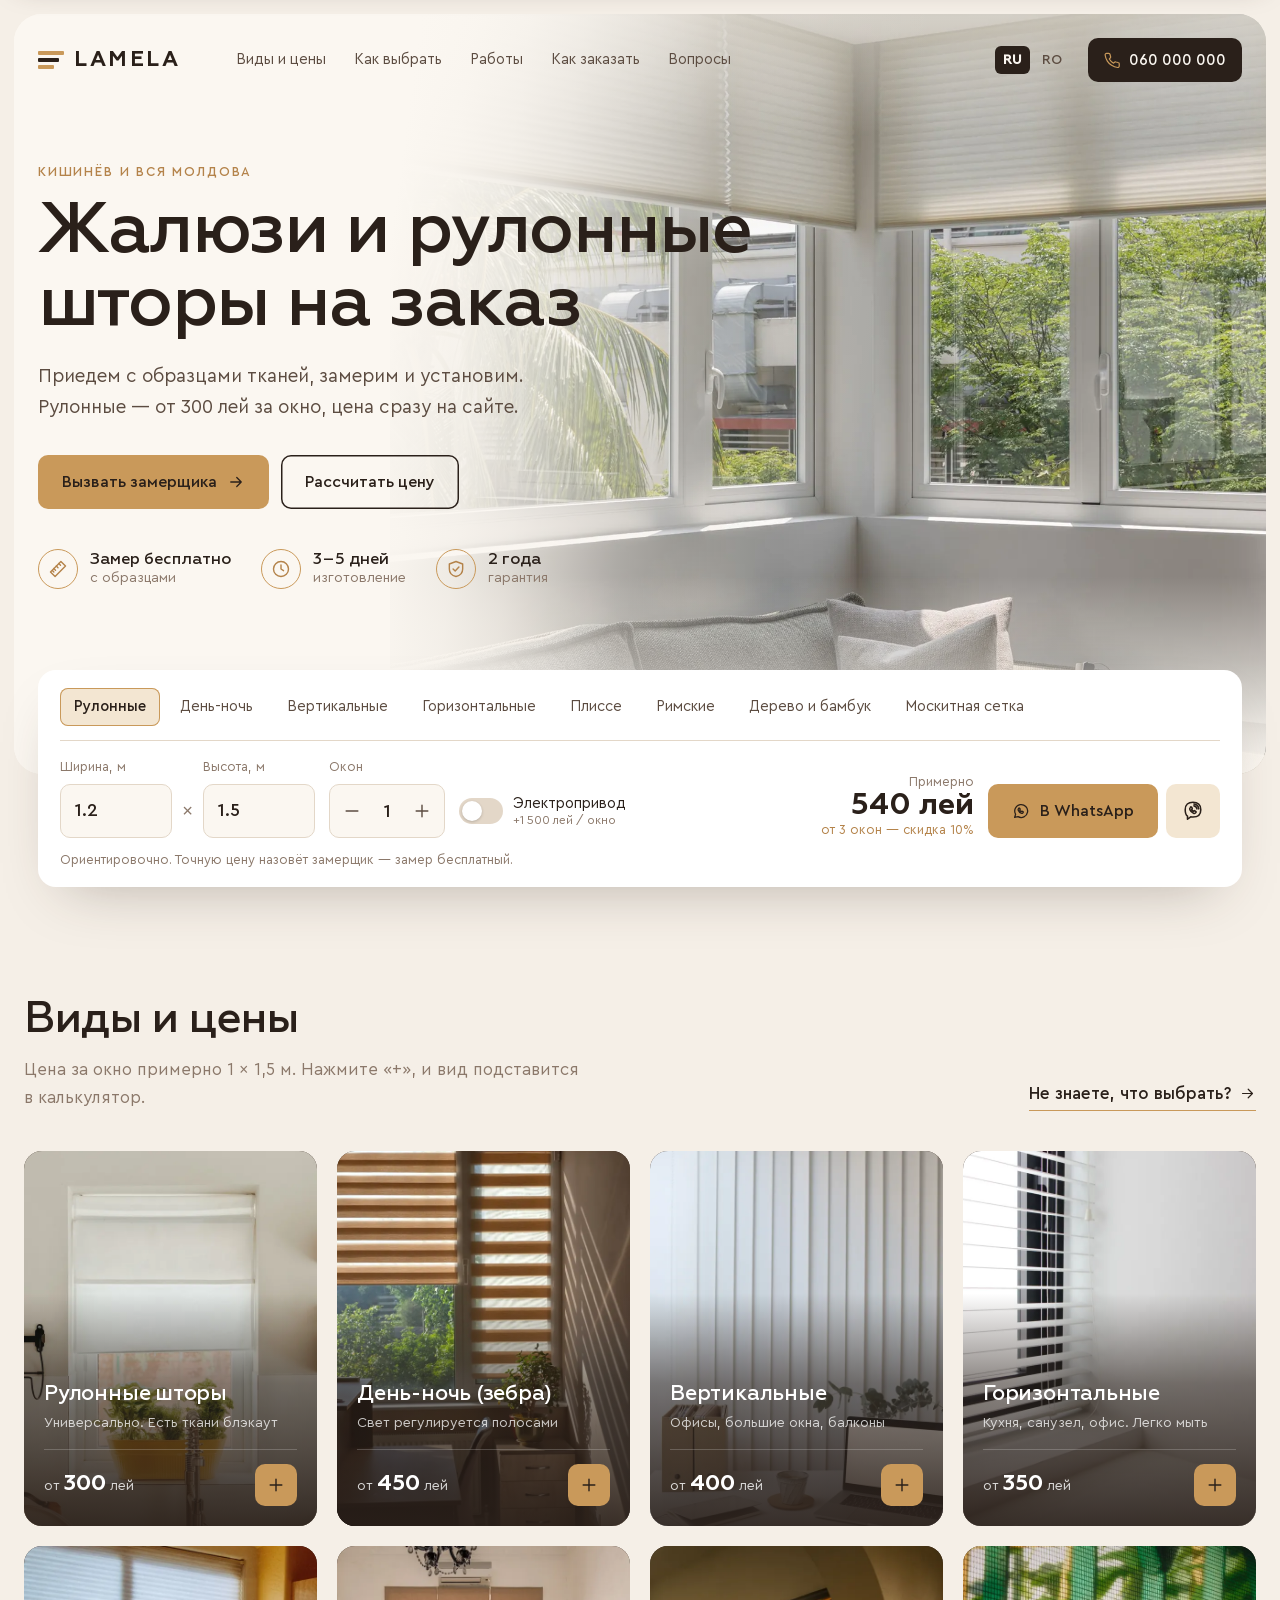
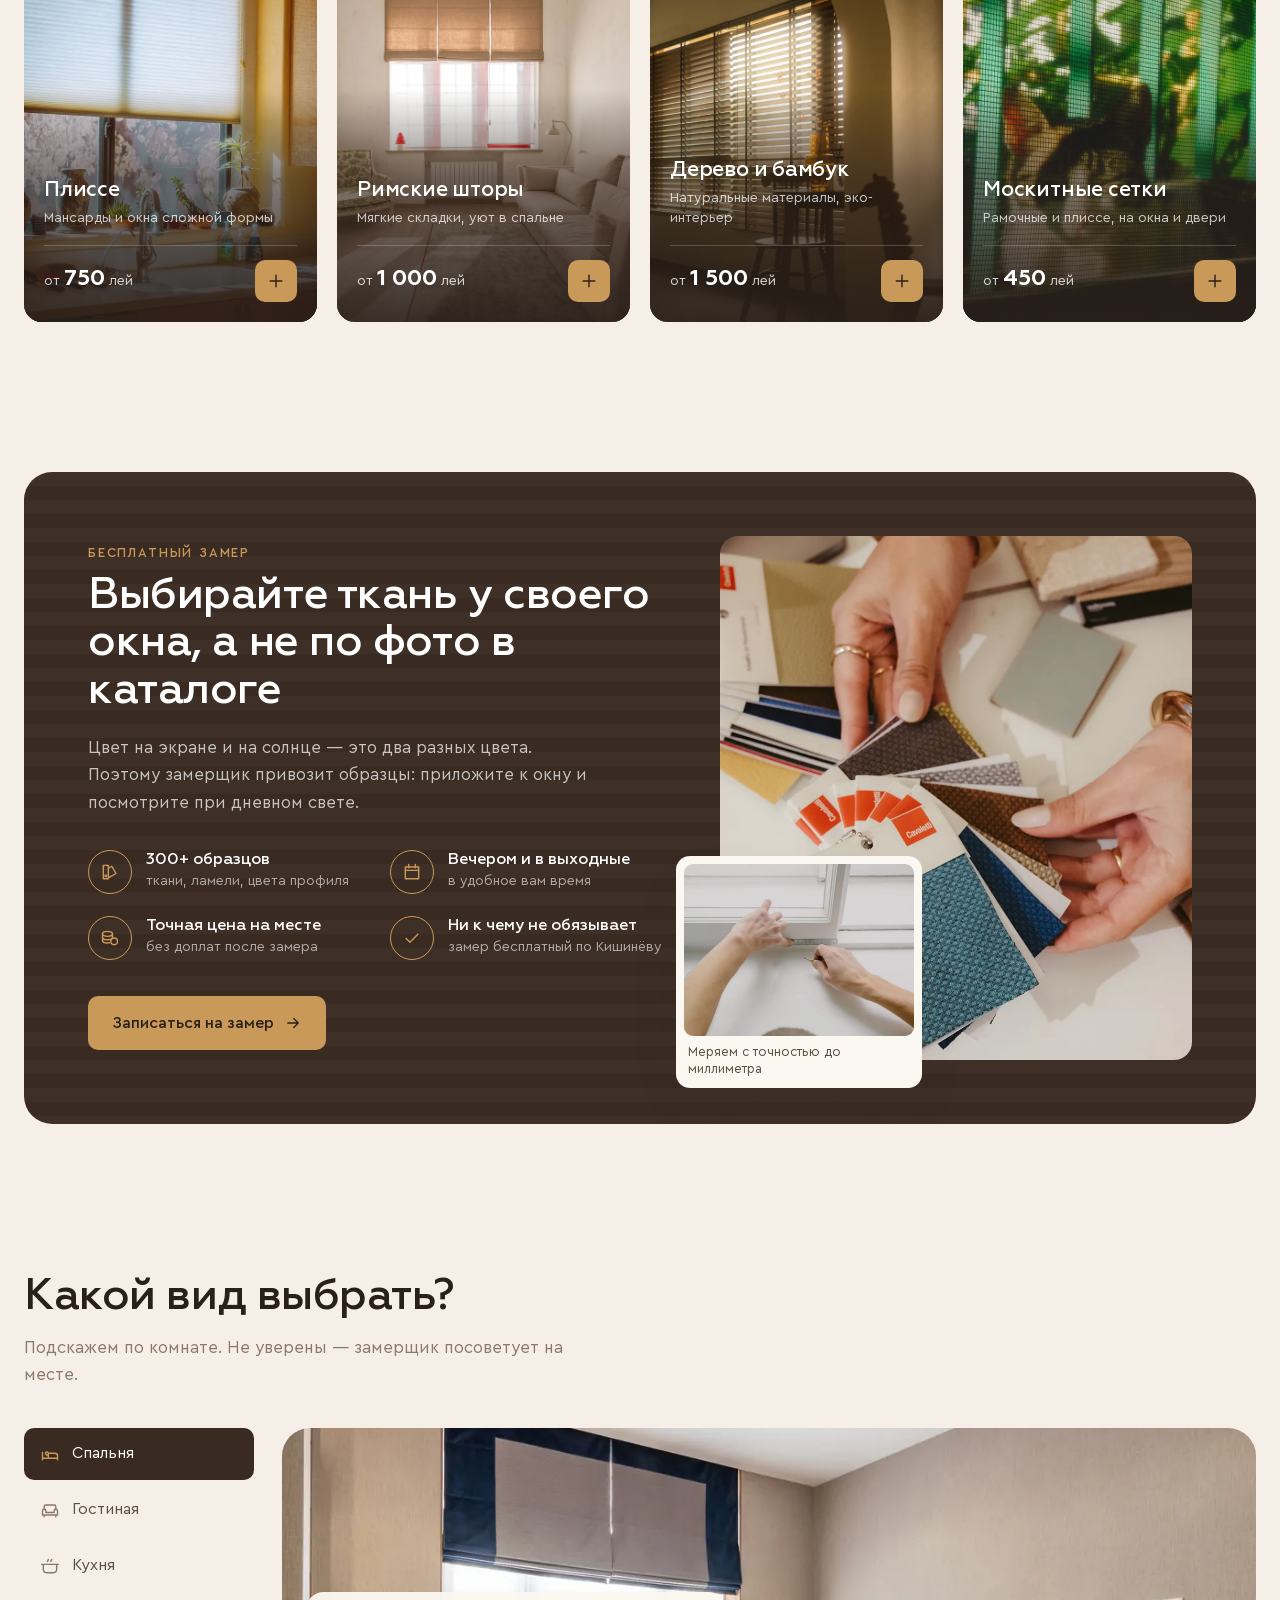
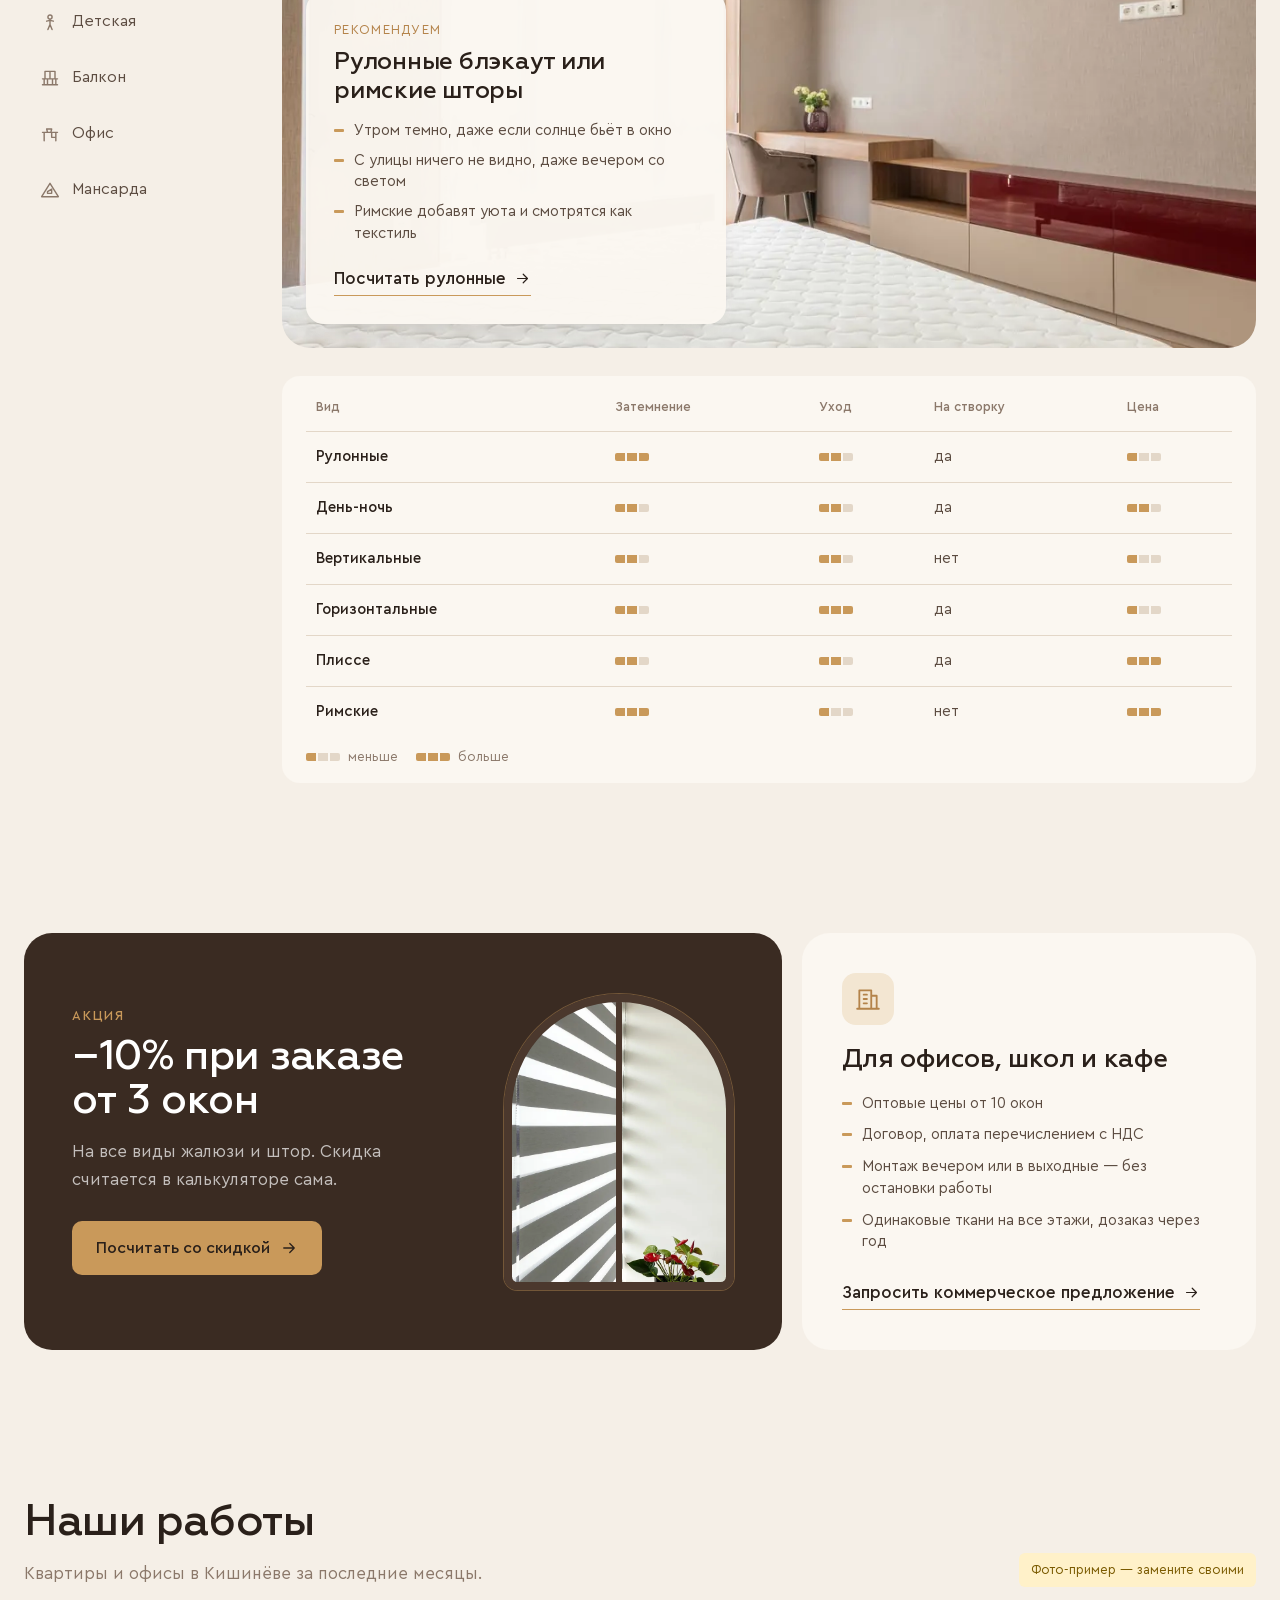
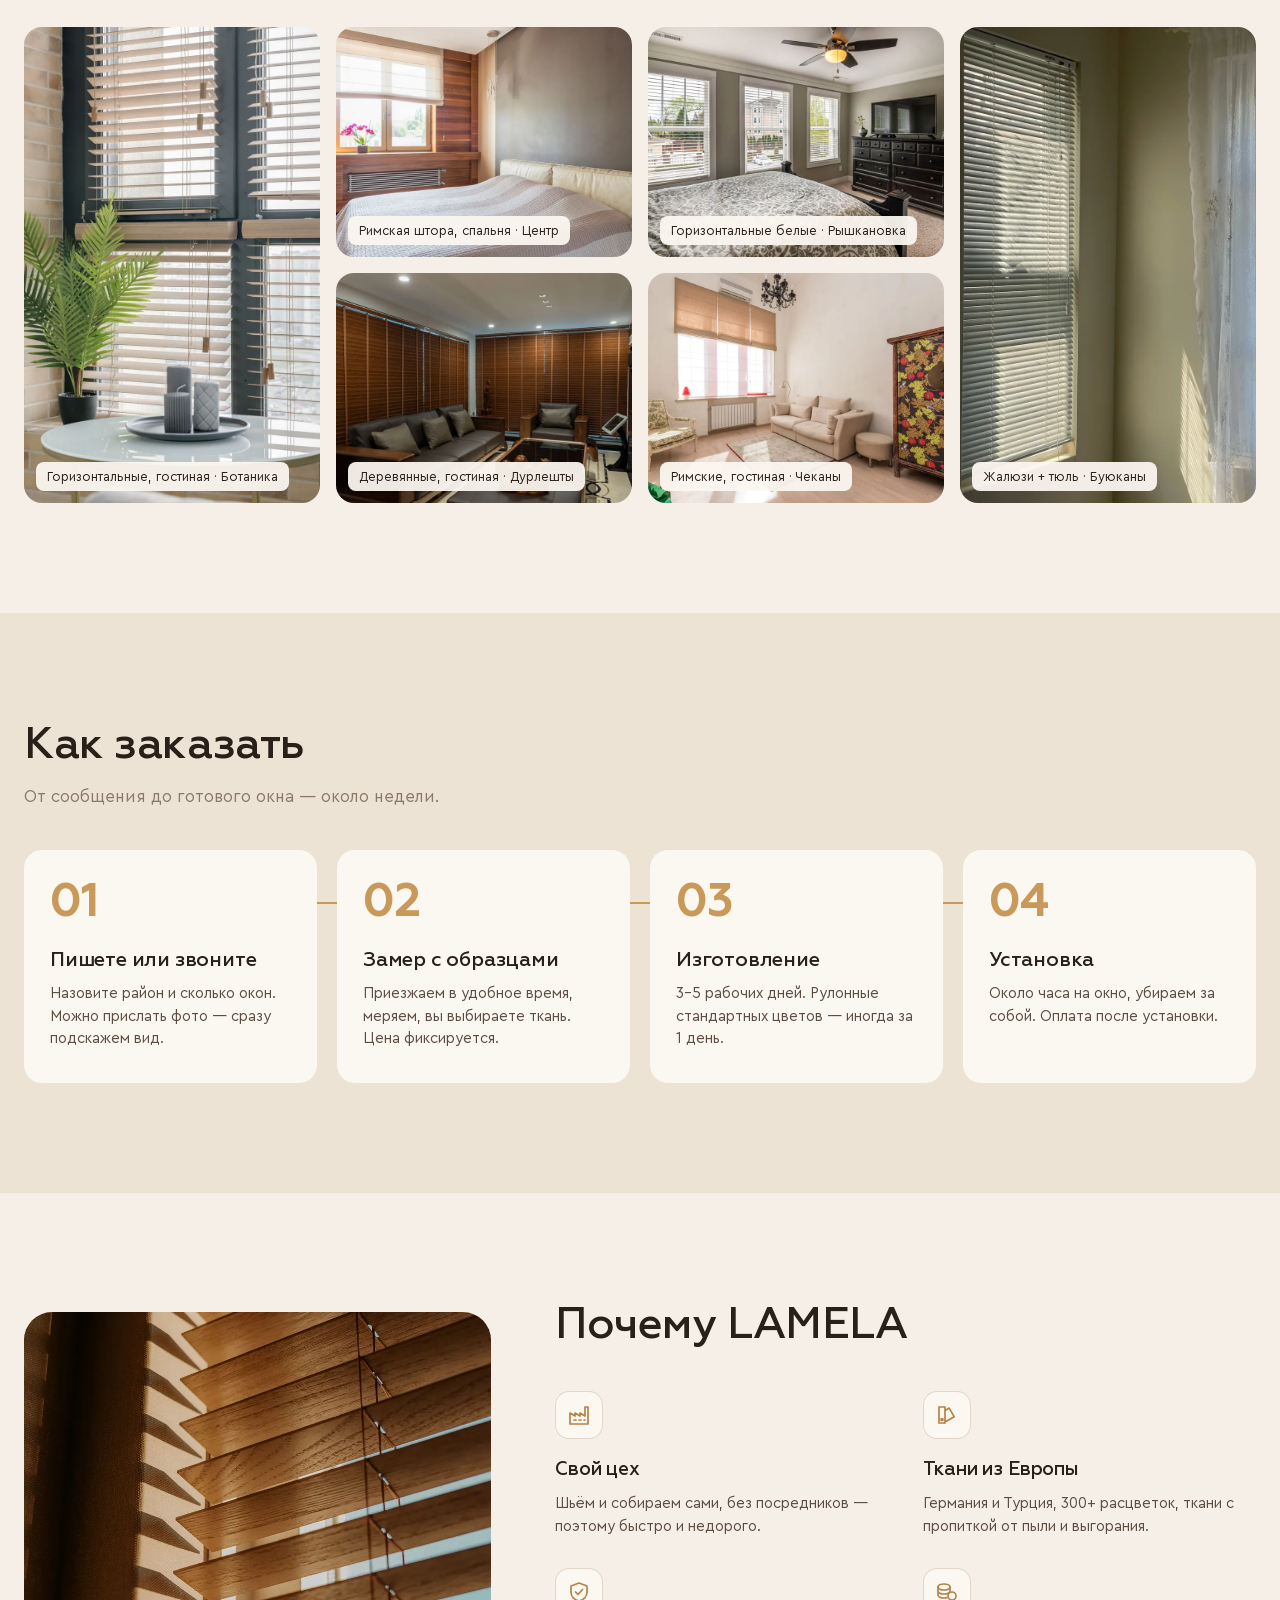
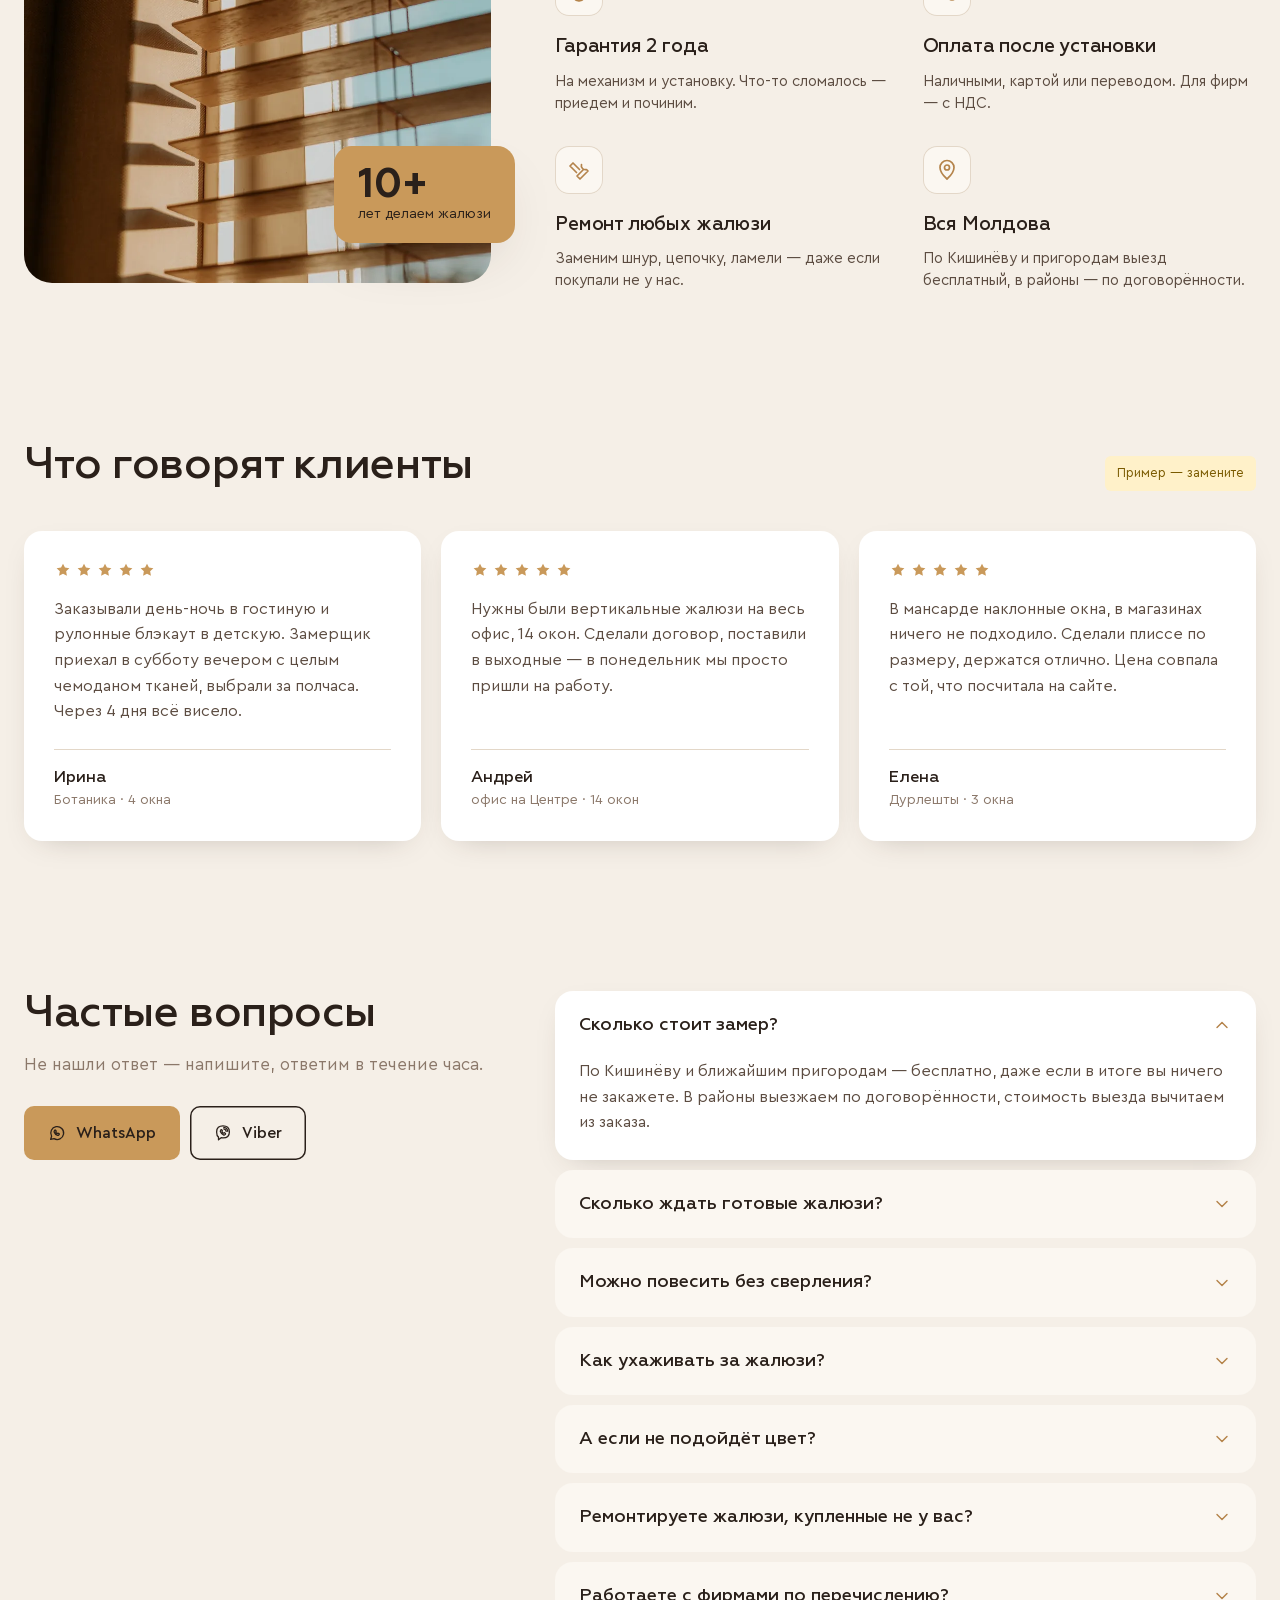
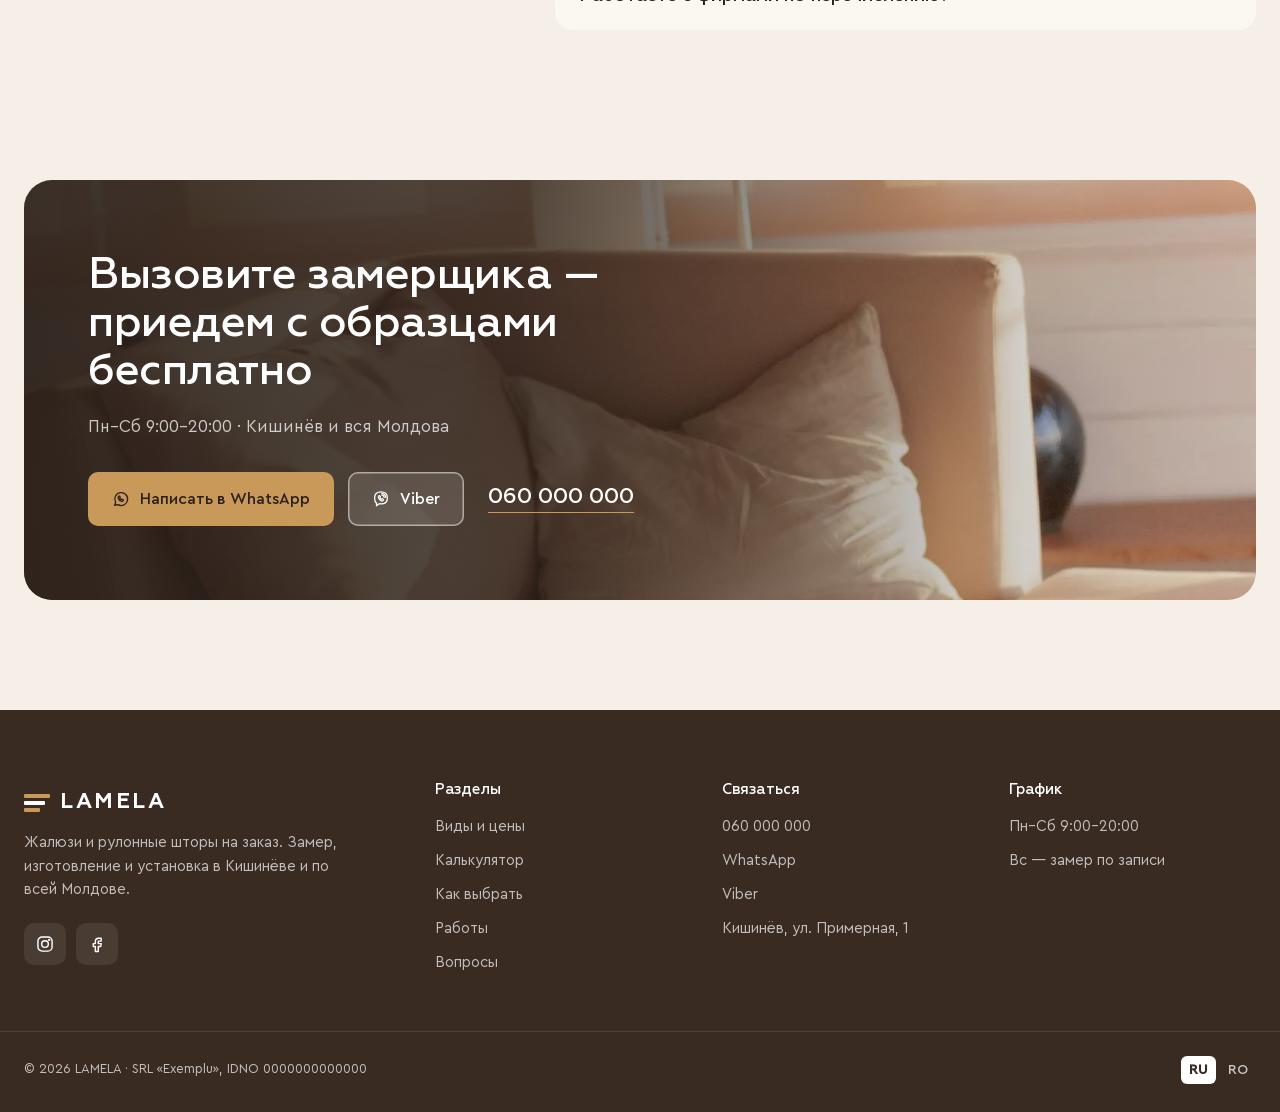
<file: index.html>
<!doctype html>
<html lang="ru">
<head>
<meta charset="utf-8">
<meta name="viewport" content="width=device-width,initial-scale=1">
<title>Жалюзи и рулонные шторы на заказ в Кишинёве — LAMELA · 060 000 000</title>
<meta name="description" content="Рулонные шторы, день-ночь, вертикальные и горизонтальные жалюзи, плиссе и римские шторы на заказ. Замер с образцами тканей бесплатно, изготовление 3–5 дней. Рулонные от 300 лей.">
<link rel="canonical" href="https://webonix-md.github.io/jaluzi/">
<link rel="alternate" hreflang="ru" href="https://webonix-md.github.io/jaluzi/">
<link rel="alternate" hreflang="ro" href="https://webonix-md.github.io/jaluzi/ro.html">
<meta property="og:type" content="website">
<meta property="og:locale" content="ru_RU">
<meta property="og:title" content="Жалюзи и рулонные шторы на заказ — LAMELA">
<meta property="og:description" content="Приедем с образцами тканей, замерим и установим. Рулонные от 300 лей, день-ночь от 450 лей. Посчитайте цену на сайте.">
<meta property="og:url" content="https://webonix-md.github.io/jaluzi/">
<meta property="og:image" content="https://webonix-md.github.io/jaluzi/img/og/og-square-ru.jpg">
<meta property="og:image:width" content="1200">
<meta property="og:image:height" content="1200">
<meta name="theme-color" content="#3A2B22">
<link rel="icon" href="favicon.svg" type="image/svg+xml">
<link rel="preload" href="fonts/Geometria-Medium.woff2" as="font" type="font/woff2" crossorigin>
<link rel="preload" href="fonts/CeraPro-Regular.woff2" as="font" type="font/woff2" crossorigin>
<link rel="preload" href="img/hero.webp" as="image" media="(min-width: 761px)">
<link rel="stylesheet" href="style.css">
<script type="application/ld+json">
{"@context":"https://schema.org","@type":"HomeGoodsStore","name":"LAMELA","description":"Жалюзи и рулонные шторы на заказ с замером и установкой в Кишинёве","telephone":"+37360000000","url":"https://webonix-md.github.io/jaluzi/","image":"https://webonix-md.github.io/jaluzi/img/og/og-square-ru.jpg","priceRange":"от 300 MDL","areaServed":"Moldova","address":{"@type":"PostalAddress","addressLocality":"Chișinău","addressCountry":"MD"},"openingHours":"Mo-Sa 09:00-20:00"}
</script>
</head>
<body>

<!-- ============ ИКОНКИ ============ -->
<svg width="0" height="0" style="position:absolute" aria-hidden="true">
  <symbol id="i-arrow" viewBox="0 0 24 24"><path d="M5 12h14M13 6l6 6-6 6"/></symbol>
  <symbol id="i-plus" viewBox="0 0 24 24"><path d="M12 5v14M5 12h14"/></symbol>
  <symbol id="i-minus" viewBox="0 0 24 24"><path d="M5 12h14"/></symbol>
  <symbol id="i-phone" viewBox="0 0 24 24"><path d="M21.5 16.9v3a2 2 0 0 1-2.2 2 19.8 19.8 0 0 1-8.6-3.1 19.5 19.5 0 0 1-6-6A19.8 19.8 0 0 1 1.6 4.2 2 2 0 0 1 3.6 2h3a2 2 0 0 1 2 1.7c.1.9.4 1.8.7 2.7a2 2 0 0 1-.5 2.1L7.5 9.8a16 16 0 0 0 6 6l1.3-1.3a2 2 0 0 1 2.1-.4c.9.3 1.8.6 2.7.7a2 2 0 0 1 1.9 2.1z"/></symbol>
  <symbol id="i-viber" viewBox="0 0 24 24"><path d="M12 2.5c5.2 0 8.5 2.4 8.5 8s-3.3 8-8.5 8c-.9 0-1.7-.1-2.5-.2L6 21v-3.5c-1.8-1.3-2.5-3.6-2.5-7 0-5.6 3.3-8 8.5-8z"/><path d="M9.3 7.7c.3-.3.7-.3 1 0l.8 1.1c.2.3.2.7-.1 1l-.4.4c.4.9 1.2 1.7 2.1 2.1l.4-.4c.3-.3.7-.3 1-.1l1.1.8c.3.3.3.7 0 1l-.6.6c-.5.5-1.3.6-2 .3a7.4 7.4 0 0 1-4-4c-.3-.7-.2-1.5.3-2zM13 6.4a4 4 0 0 1 3.3 3.3M13 4.4a6 6 0 0 1 5.3 5.3"/></symbol>
  <symbol id="i-wa" viewBox="0 0 24 24"><path d="M3.5 20.5l1.3-4.2A8.6 8.6 0 1 1 8 19.5z"/><path d="M9 8.2c.3-.3.7-.3 1 0l.8 1.1c.2.3.2.7-.1 1l-.4.4c.4.9 1.2 1.7 2.1 2.1l.4-.4c.3-.3.7-.3 1-.1l1.1.8c.3.3.3.7 0 1l-.6.6c-.5.5-1.3.6-2 .3a7.4 7.4 0 0 1-4-4c-.3-.7-.2-1.5.3-2z"/></symbol>
  <symbol id="i-ruler" viewBox="0 0 24 24"><path d="M3 15.5L15.5 3 21 8.5 8.5 21z"/><path d="M7 11.5l2 2M10 8.5l2 2M13 5.5l2 2M5.5 14l1.5 1.5"/></symbol>
  <symbol id="i-clock" viewBox="0 0 24 24"><circle cx="12" cy="12" r="9"/><path d="M12 7v5l3 2"/></symbol>
  <symbol id="i-shield" viewBox="0 0 24 24"><path d="M12 3l8 3v6c0 4.5-3.4 8-8 9-4.6-1-8-4.5-8-9V6z"/><path d="M8.5 12l2.5 2.5 4.5-5"/></symbol>
  <symbol id="i-swatch" viewBox="0 0 24 24"><path d="M4 4h6v16H4zM10 7.5l4.2-2.4 5 8.7-9.2 5.3"/><circle cx="7" cy="16.5" r="1"/></symbol>
  <symbol id="i-moon" viewBox="0 0 24 24"><path d="M20 14.5A8 8 0 1 1 9.5 4 6.5 6.5 0 0 0 20 14.5z"/></symbol>
  <symbol id="i-calendar" viewBox="0 0 24 24"><path d="M4 6h16v14H4zM4 10h16M8 3v4M16 3v4"/></symbol>
  <symbol id="i-coins" viewBox="0 0 24 24"><ellipse cx="9" cy="7" rx="6" ry="3"/><path d="M3 7v4c0 1.7 2.7 3 6 3s6-1.3 6-3V7M3 11v4c0 1.7 2.7 3 6 3 1 0 2-.1 2.8-.4"/><circle cx="17" cy="16" r="4"/></symbol>
  <symbol id="i-factory" viewBox="0 0 24 24"><path d="M3 21V10l5 3V10l5 3V10l5 3V4h3v17z"/><path d="M7 17h2M12 17h2M17 17h1"/></symbol>
  <symbol id="i-tool" viewBox="0 0 24 24"><path d="M14.5 6.5a4 4 0 0 0 5 5L21 13l-8 8-3-3 6.5-6.5M9.5 14.5L3 8l3-3 6.5 6.5"/></symbol>
  <symbol id="i-pin" viewBox="0 0 24 24"><path d="M12 21s7-6.2 7-11.5a7 7 0 0 0-14 0C5 14.8 12 21 12 21z"/><circle cx="12" cy="9.5" r="2.5"/></symbol>
  <symbol id="i-building" viewBox="0 0 24 24"><path d="M4 21V4h11v17M15 9h5v12M2 21h20M8 8h3M8 12h3M8 16h3"/></symbol>
  <symbol id="i-star" viewBox="0 0 24 24"><path d="M12 3.5l2.6 5.3 5.9.9-4.3 4.1 1 5.8L12 16.9l-5.2 2.7 1-5.8-4.3-4.1 5.9-.9z"/></symbol>
  <symbol id="i-check" viewBox="0 0 24 24"><path d="M5 12.5l4.5 4.5L19 7.5"/></symbol>
  <symbol id="i-chevron" viewBox="0 0 24 24"><path d="M6 9l6 6 6-6"/></symbol>
  <symbol id="i-copy" viewBox="0 0 24 24"><path d="M8 8h12v12H8z"/><path d="M16 8V4H4v12h4"/></symbol>
  <symbol id="i-menu" viewBox="0 0 24 24"><path d="M3 7h18M3 12h18M3 17h18"/></symbol>
  <symbol id="i-close" viewBox="0 0 24 24"><path d="M6 6l12 12M18 6L6 18"/></symbol>
  <symbol id="i-insta" viewBox="0 0 24 24"><rect x="3.5" y="3.5" width="17" height="17" rx="5"/><circle cx="12" cy="12" r="4"/><circle cx="17" cy="7" r=".6"/></symbol>
  <symbol id="i-fb" viewBox="0 0 24 24"><path d="M14 8.5h3V5h-3a4 4 0 0 0-4 4v2.5H7.5V15H10v6h3.5v-6h3l.5-3.5h-3.5V9a.5.5 0 0 1 .5-.5z"/></symbol>
  <symbol id="i-bed" viewBox="0 0 24 24"><path d="M3 19v-9M21 19v-5a3 3 0 0 0-3-3h-8v6M3 17h18M6.5 11.5a1.8 1.8 0 1 0 0-.1"/></symbol>
  <symbol id="i-sofa" viewBox="0 0 24 24"><path d="M5 11V8a2 2 0 0 1 2-2h10a2 2 0 0 1 2 2v3"/><path d="M3 13a2 2 0 0 1 4 0v2h10v-2a2 2 0 0 1 4 0v5H3zM5 18v2M19 18v2"/></symbol>
  <symbol id="i-pot" viewBox="0 0 24 24"><path d="M4 10h16v6a4 4 0 0 1-4 4H8a4 4 0 0 1-4-4zM2 10h2M20 10h2M9 6.5c0-1 1-1.5 1-2.5M13 6.5c0-1 1-1.5 1-2.5"/></symbol>
  <symbol id="i-kid" viewBox="0 0 24 24"><circle cx="12" cy="6" r="2.5"/><path d="M12 9v6M8 11l4-1 4 1M9.5 21l2.5-6 2.5 6"/></symbol>
  <symbol id="i-balcony" viewBox="0 0 24 24"><path d="M6 13V4h12v9M12 4v9M3 13h18M5 13v7M9 13v7M15 13v7M19 13v7M3 20h18"/></symbol>
  <symbol id="i-desk" viewBox="0 0 24 24"><path d="M3 10h18M5 10v10M19 10v10M14 10v6h5M8 6h6l-1 4H9z"/></symbol>
  <symbol id="i-attic" viewBox="0 0 24 24"><path d="M2 20L12 4l10 16zM9 14l5-3v5H9z"/></symbol>
</svg>

<!-- ============ ЛИПКАЯ ШАПКА (появляется при прокрутке) ============ -->
<header class="bar" id="bar">
  <div class="wrap bar__in">
    <a class="logo" href="#top" aria-label="LAMELA — наверх">
      <span class="logo__mark" aria-hidden="true"><i></i><i></i><i></i></span>LAMELA
    </a>
    <nav class="bar__nav" aria-label="Меню">
      <a href="#types">Виды и цены</a><a href="#rooms">Как выбрать</a><a href="#works">Работы</a><a href="#steps">Как заказать</a><a href="#faq">Вопросы</a>
    </nav>
    <a class="bar__tel" href="tel:+37360000000"><svg class="ic"><use href="#i-phone"/></svg>060 000 000</a>
    <a class="btn btn--sm" href="https://wa.me/37360000000?text=%D0%97%D0%B4%D1%80%D0%B0%D0%B2%D1%81%D1%82%D0%B2%D1%83%D0%B9%D1%82%D0%B5!%20%D0%A5%D0%BE%D1%87%D1%83%20%D0%B2%D1%8B%D0%B7%D0%B2%D0%B0%D1%82%D1%8C%20%D0%B7%D0%B0%D0%BC%D0%B5%D1%80%D1%89%D0%B8%D0%BA%D0%B0" target="_blank" rel="noopener">Вызвать замерщика</a>
  </div>
</header>

<!-- ============ МОБИЛЬНОЕ МЕНЮ ============ -->
<div class="drawer" id="drawer" hidden>
  <button class="drawer__close" type="button" aria-label="Закрыть меню" data-menu-close><svg class="ic"><use href="#i-close"/></svg></button>
  <nav class="drawer__nav" aria-label="Мобильное меню">
    <a href="#types" data-menu-close>Виды и цены</a>
    <a href="#calc" data-menu-close>Калькулятор</a>
    <a href="#rooms" data-menu-close>Как выбрать</a>
    <a href="#works" data-menu-close>Работы</a>
    <a href="#steps" data-menu-close>Как заказать</a>
    <a href="#faq" data-menu-close>Вопросы</a>
  </nav>
  <div class="drawer__foot">
    <a class="drawer__tel" href="tel:+37360000000">060 000 000</a>
    <div class="lang"><b>RU</b><a href="ro.html" hreflang="ro">RO</a></div>
  </div>
</div>

<main id="top">

<!-- ============ 1. ПЕРВЫЙ ЭКРАН ============ -->
<section class="hero">
  <div class="hero__panel">
    <picture class="hero__media">
      <source media="(max-width: 760px)" srcset="img/hero-m.webp">
      <img src="img/hero.webp" alt="Светлая гостиная с белыми шторами плиссе на окнах" width="2000" height="1250" fetchpriority="high">
    </picture>
    <div class="hero__mask" aria-hidden="true"></div>

    <div class="hero__head wrap">
      <a class="logo" href="#top" aria-label="LAMELA">
        <span class="logo__mark" aria-hidden="true"><i></i><i></i><i></i></span>LAMELA
      </a>
      <nav class="hero__nav" aria-label="Основное меню">
        <a href="#types">Виды и цены</a><a href="#rooms">Как выбрать</a><a href="#works">Работы</a><a href="#steps">Как заказать</a><a href="#faq">Вопросы</a>
      </nav>
      <div class="hero__right">
        <div class="lang"><b>RU</b><a href="ro.html" hreflang="ro">RO</a></div>
        <a class="hero__tel" href="tel:+37360000000"><svg class="ic"><use href="#i-phone"/></svg>060 000 000</a>
        <button class="burger" type="button" aria-label="Открыть меню" aria-controls="drawer" data-menu-open><svg class="ic"><use href="#i-menu"/></svg></button>
      </div>
    </div>

    <div class="hero__body wrap">
      <p class="eyebrow">Кишинёв и вся Молдова</p>
      <h1 class="hero__title">Жалюзи и рулонные шторы на заказ</h1>
      <p class="hero__lead">Приедем с образцами тканей, замерим и установим. Рулонные — от 300 лей за окно, цена сразу на сайте.</p>
      <div class="hero__cta">
        <a class="btn" href="https://wa.me/37360000000?text=%D0%97%D0%B4%D1%80%D0%B0%D0%B2%D1%81%D1%82%D0%B2%D1%83%D0%B9%D1%82%D0%B5!%20%D0%A5%D0%BE%D1%87%D1%83%20%D0%B2%D1%8B%D0%B7%D0%B2%D0%B0%D1%82%D1%8C%20%D0%B7%D0%B0%D0%BC%D0%B5%D1%80%D1%89%D0%B8%D0%BA%D0%B0" target="_blank" rel="noopener">Вызвать замерщика<svg class="ic"><use href="#i-arrow"/></svg></a>
        <a class="btn btn--ghost" href="#calc">Рассчитать цену</a>
      </div>
      <ul class="hero__facts">
        <li><svg class="ic"><use href="#i-ruler"/></svg><span><b>Замер бесплатно</b>с образцами</span></li>
        <li><svg class="ic"><use href="#i-clock"/></svg><span><b>3–5 дней</b>изготовление</span></li>
        <li><svg class="ic"><use href="#i-shield"/></svg><span><b>2 года</b>гарантия</span></li>
      </ul>
    </div>
  </div>

  <!-- ============ КАЛЬКУЛЯТОР ============ -->
  <div class="wrap">
    <div class="calc" id="calc">
      <div class="calc__tabs" role="tablist" aria-label="Вид жалюзи" data-calc-tabs></div>
      <div class="calc__row">
        <label class="field">
          <span class="field__label">Ширина, м</span>
          <input class="field__input" type="number" inputmode="decimal" min="0.3" max="6" step="0.05" value="1.2" data-calc-w>
        </label>
        <span class="calc__x" aria-hidden="true">×</span>
        <label class="field">
          <span class="field__label">Высота, м</span>
          <input class="field__input" type="number" inputmode="decimal" min="0.3" max="4" step="0.05" value="1.5" data-calc-h>
        </label>
        <div class="field field--qty">
          <span class="field__label">Окон</span>
          <div class="qty">
            <button type="button" aria-label="Меньше окон" data-calc-dec><svg class="ic"><use href="#i-minus"/></svg></button>
            <output data-calc-qty>1</output>
            <button type="button" aria-label="Больше окон" data-calc-inc><svg class="ic"><use href="#i-plus"/></svg></button>
          </div>
        </div>
        <label class="switch" data-calc-motor-wrap>
          <input type="checkbox" data-calc-motor>
          <span class="switch__ui" aria-hidden="true"></span>
          <span class="switch__text">Электропривод<small data-calc-motor-price>+1500 лей / окно</small></span>
        </label>
        <div class="calc__sum">
          <span class="calc__sum-label">Примерно</span>
          <strong class="calc__total" data-calc-total>—</strong>
          <span class="calc__note" data-calc-note></span>
        </div>
        <div class="calc__send">
          <a class="btn" href="#" target="_blank" rel="noopener" data-calc-wa><svg class="ic"><use href="#i-wa"/></svg>В WhatsApp</a>
          <button class="btn btn--icon" type="button" aria-label="Скопировать расчёт для Viber" title="Скопировать расчёт для Viber" data-calc-copy><svg class="ic"><use href="#i-viber"/></svg></button>
        </div>
      </div>
      <p class="calc__hint" data-calc-hint>Ориентировочно. Точную цену назовёт замерщик — замер бесплатный.</p>
    </div>
  </div>
</section>

<!-- ============ 2. ВИДЫ И ЦЕНЫ ============ -->
<section class="sec" id="types">
  <div class="wrap">
    <div class="sec__head">
      <div>
        <h2 class="h2">Виды и цены</h2>
        <p class="sec__sub">Цена за окно примерно 1 × 1,5 м. Нажмите «+», и вид подставится в калькулятор.</p>
      </div>
      <a class="link" href="#rooms">Не знаете, что выбрать?<svg class="ic"><use href="#i-arrow"/></svg></a>
    </div>

    <div class="types">
      <article class="type">
        <img src="img/type-roller.webp" alt="Белая рулонная штора на кухонном окне" width="640" height="820" loading="lazy">
        <div class="type__body">
          <h3 class="type__name">Рулонные шторы</h3>
          <p class="type__for">Универсально. Есть ткани блэкаут</p>
          <div class="type__foot"><span class="type__price">от <b data-from="roller">300</b> лей</span><button class="type__add" type="button" data-pick="roller" aria-label="Посчитать рулонные шторы"><svg class="ic"><use href="#i-plus"/></svg></button></div>
        </div>
      </article>
      <article class="type">
        <img src="img/type-zebra.webp" alt="Жалюзи день-ночь в бежевых полосах на окне" width="640" height="820" loading="lazy">
        <div class="type__body">
          <h3 class="type__name">День-ночь (зебра)</h3>
          <p class="type__for">Свет регулируется полосами</p>
          <div class="type__foot"><span class="type__price">от <b data-from="zebra">450</b> лей</span><button class="type__add" type="button" data-pick="zebra" aria-label="Посчитать день-ночь"><svg class="ic"><use href="#i-plus"/></svg></button></div>
        </div>
      </article>
      <article class="type">
        <img src="img/type-vertical.webp" alt="Белые вертикальные жалюзи за рабочим столом" width="640" height="820" loading="lazy">
        <div class="type__body">
          <h3 class="type__name">Вертикальные</h3>
          <p class="type__for">Офисы, большие окна, балконы</p>
          <div class="type__foot"><span class="type__price">от <b data-from="vertical">400</b> лей</span><button class="type__add" type="button" data-pick="vertical" aria-label="Посчитать вертикальные жалюзи"><svg class="ic"><use href="#i-plus"/></svg></button></div>
        </div>
      </article>
      <article class="type">
        <img src="img/type-horizontal.webp" alt="Белые алюминиевые горизонтальные жалюзи" width="640" height="820" loading="lazy">
        <div class="type__body">
          <h3 class="type__name">Горизонтальные</h3>
          <p class="type__for">Кухня, санузел, офис. Легко мыть</p>
          <div class="type__foot"><span class="type__price">от <b data-from="horizontal">350</b> лей</span><button class="type__add" type="button" data-pick="horizontal" aria-label="Посчитать горизонтальные жалюзи"><svg class="ic"><use href="#i-plus"/></svg></button></div>
        </div>
      </article>
      <article class="type">
        <img src="img/type-pleated.webp" alt="Шторы плиссе на окне над кухонной мойкой" width="640" height="820" loading="lazy">
        <div class="type__body">
          <h3 class="type__name">Плиссе</h3>
          <p class="type__for">Мансарды и окна сложной формы</p>
          <div class="type__foot"><span class="type__price">от <b data-from="pleated">750</b> лей</span><button class="type__add" type="button" data-pick="pleated" aria-label="Посчитать плиссе"><svg class="ic"><use href="#i-plus"/></svg></button></div>
        </div>
      </article>
      <article class="type">
        <img src="img/type-roman.webp" alt="Римские шторы из льна в гостиной" width="640" height="820" loading="lazy">
        <div class="type__body">
          <h3 class="type__name">Римские шторы</h3>
          <p class="type__for">Мягкие складки, уют в спальне</p>
          <div class="type__foot"><span class="type__price">от <b data-from="roman">1000</b> лей</span><button class="type__add" type="button" data-pick="roman" aria-label="Посчитать римские шторы"><svg class="ic"><use href="#i-plus"/></svg></button></div>
        </div>
      </article>
      <article class="type">
        <img src="img/type-wood.webp" alt="Деревянные жалюзи на арочном окне" width="640" height="820" loading="lazy">
        <div class="type__body">
          <h3 class="type__name">Дерево и бамбук</h3>
          <p class="type__for">Натуральные материалы, эко-интерьер</p>
          <div class="type__foot"><span class="type__price">от <b data-from="wood">1500</b> лей</span><button class="type__add" type="button" data-pick="wood" aria-label="Посчитать деревянные жалюзи"><svg class="ic"><use href="#i-plus"/></svg></button></div>
        </div>
      </article>
      <article class="type">
        <img src="img/type-net.webp" alt="Кошка греется на солнце за москитной сеткой" width="640" height="820" loading="lazy">
        <div class="type__body">
          <h3 class="type__name">Москитные сетки</h3>
          <p class="type__for">Рамочные и плиссе, на окна и двери</p>
          <div class="type__foot"><span class="type__price">от <b data-from="net">450</b> лей</span><button class="type__add" type="button" data-pick="net" aria-label="Посчитать москитную сетку"><svg class="ic"><use href="#i-plus"/></svg></button></div>
        </div>
      </article>
    </div>
  </div>
</section>

<!-- ============ 3. ЗАМЕР С ОБРАЗЦАМИ ============ -->
<section class="sec sec--tight" id="measure">
  <div class="wrap">
    <div class="measure">
      <div class="measure__text">
        <p class="eyebrow eyebrow--light">Бесплатный замер</p>
        <h2 class="h2 h2--light">Выбирайте ткань у своего окна, а не по фото в каталоге</h2>
        <p class="measure__lead">Цвет на экране и на солнце — это два разных цвета. Поэтому замерщик привозит образцы: приложите к окну и посмотрите при дневном свете.</p>
        <ul class="feats">
          <li><span class="feats__ic"><svg class="ic"><use href="#i-swatch"/></svg></span><b>300+ образцов</b>ткани, ламели, цвета профиля</li>
          <li><span class="feats__ic"><svg class="ic"><use href="#i-calendar"/></svg></span><b>Вечером и в выходные</b>в удобное вам время</li>
          <li><span class="feats__ic"><svg class="ic"><use href="#i-coins"/></svg></span><b>Точная цена на месте</b>без доплат после замера</li>
          <li><span class="feats__ic"><svg class="ic"><use href="#i-check"/></svg></span><b>Ни к чему не обязывает</b>замер бесплатный по Кишинёву</li>
        </ul>
        <a class="btn" href="https://wa.me/37360000000?text=%D0%97%D0%B4%D1%80%D0%B0%D0%B2%D1%81%D1%82%D0%B2%D1%83%D0%B9%D1%82%D0%B5!%20%D0%A5%D0%BE%D1%87%D1%83%20%D0%B2%D1%8B%D0%B7%D0%B2%D0%B0%D1%82%D1%8C%20%D0%B7%D0%B0%D0%BC%D0%B5%D1%80%D1%89%D0%B8%D0%BA%D0%B0" target="_blank" rel="noopener">Записаться на замер<svg class="ic"><use href="#i-arrow"/></svg></a>
      </div>
      <div class="measure__media">
        <img class="measure__main" src="img/measure-swatch.webp" alt="Образцы тканей для штор в руках дизайнера" width="900" height="1100" loading="lazy">
        <figure class="measure__inset">
          <img src="img/measure-tape.webp" alt="Замер оконной рамы рулеткой" width="900" height="640" loading="lazy">
          <figcaption>Меряем с точностью до миллиметра</figcaption>
        </figure>
      </div>
    </div>
  </div>
</section>

<!-- ============ 4. КАК ВЫБРАТЬ ============ -->
<section class="sec" id="rooms">
  <div class="wrap">
    <div class="sec__head">
      <div>
        <h2 class="h2">Какой вид выбрать?</h2>
        <p class="sec__sub">Подскажем по комнате. Не уверены — замерщик посоветует на месте.</p>
      </div>
    </div>

    <div class="rooms">
      <div class="rooms__tabs" role="tablist" aria-label="Комната">
        <button class="rooms__tab" type="button" role="tab" aria-selected="true" aria-controls="room-bedroom" id="tab-bedroom"><svg class="ic"><use href="#i-bed"/></svg>Спальня</button>
        <button class="rooms__tab" type="button" role="tab" aria-selected="false" aria-controls="room-living" id="tab-living" tabindex="-1"><svg class="ic"><use href="#i-sofa"/></svg>Гостиная</button>
        <button class="rooms__tab" type="button" role="tab" aria-selected="false" aria-controls="room-kitchen" id="tab-kitchen" tabindex="-1"><svg class="ic"><use href="#i-pot"/></svg>Кухня</button>
        <button class="rooms__tab" type="button" role="tab" aria-selected="false" aria-controls="room-kids" id="tab-kids" tabindex="-1"><svg class="ic"><use href="#i-kid"/></svg>Детская</button>
        <button class="rooms__tab" type="button" role="tab" aria-selected="false" aria-controls="room-balcony" id="tab-balcony" tabindex="-1"><svg class="ic"><use href="#i-balcony"/></svg>Балкон</button>
        <button class="rooms__tab" type="button" role="tab" aria-selected="false" aria-controls="room-office" id="tab-office" tabindex="-1"><svg class="ic"><use href="#i-desk"/></svg>Офис</button>
        <button class="rooms__tab" type="button" role="tab" aria-selected="false" aria-controls="room-attic" id="tab-attic" tabindex="-1"><svg class="ic"><use href="#i-attic"/></svg>Мансарда</button>
      </div>

      <div class="room" role="tabpanel" id="room-bedroom" aria-labelledby="tab-bedroom">
        <img class="room__img" src="img/room-bedroom.webp" alt="Спальня с римской шторой блэкаут" width="1100" height="760" loading="lazy">
        <div class="room__card">
          <p class="room__kicker">Рекомендуем</p>
          <h3 class="room__title">Рулонные блэкаут или римские шторы</h3>
          <ul class="room__why"><li>Утром темно, даже если солнце бьёт в окно</li><li>С улицы ничего не видно, даже вечером со светом</li><li>Римские добавят уюта и смотрятся как текстиль</li></ul>
          <button class="link" type="button" data-pick="roller">Посчитать рулонные<svg class="ic"><use href="#i-arrow"/></svg></button>
        </div>
      </div>
      <div class="room" role="tabpanel" id="room-living" aria-labelledby="tab-living" hidden>
        <img class="room__img" src="img/room-living.webp" alt="Гостиная со шторами на угловых окнах" width="1100" height="760" loading="lazy">
        <div class="room__card">
          <p class="room__kicker">Рекомендуем</p>
          <h3 class="room__title">День-ночь</h3>
          <ul class="room__why"><li>Днём — мягкий свет через прозрачные полосы</li><li>Вечером закрываются полностью одним движением</li><li>Смотрятся современно и не занимают места, как портьеры</li></ul>
          <button class="link" type="button" data-pick="zebra">Посчитать день-ночь<svg class="ic"><use href="#i-arrow"/></svg></button>
        </div>
      </div>
      <div class="room" role="tabpanel" id="room-kitchen" aria-labelledby="tab-kitchen" hidden>
        <img class="room__img" src="img/room-kitchen.webp" alt="Кухня с рулонной шторой над мойкой" width="1100" height="760" loading="lazy">
        <div class="room__card">
          <p class="room__kicker">Рекомендуем</p>
          <h3 class="room__title">Горизонтальные или рулонные с пропиткой</h3>
          <ul class="room__why"><li>Не впитывают запахи и жир</li><li>Алюминий моется влажной тряпкой за минуту</li><li>Крепятся на створку — подоконник свободен, окно открывается</li></ul>
          <button class="link" type="button" data-pick="horizontal">Посчитать горизонтальные<svg class="ic"><use href="#i-arrow"/></svg></button>
        </div>
      </div>
      <div class="room" role="tabpanel" id="room-kids" aria-labelledby="tab-kids" hidden>
        <img class="room__img" src="img/room-kids.webp" alt="Детская комната с жалюзи на окнах" width="1100" height="760" loading="lazy">
        <div class="room__card">
          <p class="room__kicker">Рекомендуем</p>
          <h3 class="room__title">Рулонные блэкаут без длинного шнура</h3>
          <ul class="room__why"><li>Ребёнок спит днём в темноте</li><li>Безопасное управление: фиксатор цепочки или пружинный механизм</li><li>Можно выбрать ткань с рисунком</li></ul>
          <button class="link" type="button" data-pick="roller">Посчитать рулонные<svg class="ic"><use href="#i-arrow"/></svg></button>
        </div>
      </div>
      <div class="room" role="tabpanel" id="room-balcony" aria-labelledby="tab-balcony" hidden>
        <img class="room__img" src="img/room-balcony.webp" alt="Застеклённая лоджия с мягким диваном" width="1100" height="760" loading="lazy">
        <div class="room__card">
          <p class="room__kicker">Рекомендуем</p>
          <h3 class="room__title">Рулонные на створку или вертикальные</h3>
          <ul class="room__why"><li>Кассетная система на каждую створку — окна открываются</li><li>Вертикальные — самый недорогой вариант для длинного остекления</li><li>Ткани не выгорают на солнце</li></ul>
          <button class="link" type="button" data-pick="vertical">Посчитать вертикальные<svg class="ic"><use href="#i-arrow"/></svg></button>
        </div>
      </div>
      <div class="room" role="tabpanel" id="room-office" aria-labelledby="tab-office" hidden>
        <img class="room__img" src="img/room-office.webp" alt="Переговорная с вертикальными жалюзи" width="1100" height="760" loading="lazy">
        <div class="room__card">
          <p class="room__kicker">Рекомендуем</p>
          <h3 class="room__title">Вертикальные жалюзи</h3>
          <ul class="room__why"><li>Выгодно на больших окнах и витринах</li><li>Убирают блики на мониторах</li><li>Ламели меняются по одной, если повредили</li></ul>
          <button class="link" type="button" data-pick="vertical">Посчитать вертикальные<svg class="ic"><use href="#i-arrow"/></svg></button>
        </div>
      </div>
      <div class="room" role="tabpanel" id="room-attic" aria-labelledby="tab-attic" hidden>
        <img class="room__img" src="img/room-attic.webp" alt="Мансардная спальня со шторами на скошенных окнах" width="1100" height="760" loading="lazy">
        <div class="room__card">
          <p class="room__kicker">Рекомендуем</p>
          <h3 class="room__title">Плиссе</h3>
          <ul class="room__why"><li>Держатся на наклонных и треугольных окнах</li><li>Открываются и сверху, и снизу</li><li>Делаем для окон любой формы, в том числе арок</li></ul>
          <button class="link" type="button" data-pick="pleated">Посчитать плиссе<svg class="ic"><use href="#i-arrow"/></svg></button>
        </div>
      </div>
    </div>

    <div class="compare">
      <table>
        <caption class="sr">Сравнение видов жалюзи</caption>
        <thead><tr><th scope="col">Вид</th><th scope="col">Затемнение</th><th scope="col">Уход</th><th scope="col">На створку</th><th scope="col">Цена</th></tr></thead>
        <tbody>
          <tr><th scope="row">Рулонные</th><td><i class="d3" title="Высокое (блэкаут)"></i></td><td><i class="d2" title="Среднее"></i></td><td>да</td><td><i class="d1" title="Доступно"></i></td></tr>
          <tr><th scope="row">День-ночь</th><td><i class="d2" title="Регулируется"></i></td><td><i class="d2" title="Среднее"></i></td><td>да</td><td><i class="d2" title="Средне"></i></td></tr>
          <tr><th scope="row">Вертикальные</th><td><i class="d2" title="Среднее"></i></td><td><i class="d2" title="Среднее"></i></td><td>нет</td><td><i class="d1" title="Доступно"></i></td></tr>
          <tr><th scope="row">Горизонтальные</th><td><i class="d2" title="Среднее"></i></td><td><i class="d3" title="Легко мыть"></i></td><td>да</td><td><i class="d1" title="Доступно"></i></td></tr>
          <tr><th scope="row">Плиссе</th><td><i class="d2" title="Среднее"></i></td><td><i class="d2" title="Среднее"></i></td><td>да</td><td><i class="d3" title="Дороже"></i></td></tr>
          <tr><th scope="row">Римские</th><td><i class="d3" title="Высокое"></i></td><td><i class="d1" title="Сложнее"></i></td><td>нет</td><td><i class="d3" title="Дороже"></i></td></tr>
        </tbody>
      </table>
      <p class="compare__legend"><i class="d1"></i> меньше <i class="d3"></i> больше</p>
    </div>
  </div>
</section>

<!-- ============ 5. АКЦИЯ + ДЛЯ БИЗНЕСА ============ -->
<section class="sec sec--tight">
  <div class="wrap promo">
    <div class="offer">
      <div class="offer__text">
        <p class="eyebrow eyebrow--light">Акция</p>
        <h2 class="offer__title">−10% при заказе от&nbsp;3&nbsp;окон</h2>
        <p class="offer__lead">На все виды жалюзи и штор. Скидка считается в калькуляторе сама.</p>
        <a class="btn" href="#calc">Посчитать со скидкой<svg class="ic"><use href="#i-arrow"/></svg></a>
      </div>
      <div class="offer__window" aria-hidden="true"><img src="img/offer.webp" alt="" width="700" height="860" loading="lazy"></div>
    </div>
    <div class="biz">
      <span class="biz__ic"><svg class="ic"><use href="#i-building"/></svg></span>
      <h2 class="biz__title">Для офисов, школ и кафе</h2>
      <ul class="biz__list">
        <li>Оптовые цены от 10 окон</li>
        <li>Договор, оплата перечислением с НДС</li>
        <li>Монтаж вечером или в выходные — без остановки работы</li>
        <li>Одинаковые ткани на все этажи, дозаказ через год</li>
      </ul>
      <a class="link" href="https://wa.me/37360000000?text=%D0%97%D0%B4%D1%80%D0%B0%D0%B2%D1%81%D1%82%D0%B2%D1%83%D0%B9%D1%82%D0%B5!%20%D0%9D%D1%83%D0%B6%D0%BD%D1%8B%20%D0%B6%D0%B0%D0%BB%D1%8E%D0%B7%D0%B8%20%D0%B4%D0%BB%D1%8F%20%D0%BE%D1%84%D0%B8%D1%81%D0%B0" target="_blank" rel="noopener">Запросить коммерческое предложение<svg class="ic"><use href="#i-arrow"/></svg></a>
    </div>
  </div>
</section>

<!-- ============ 6. РАБОТЫ ============ -->
<section class="sec" id="works">
  <div class="wrap">
    <div class="sec__head">
      <div>
        <h2 class="h2">Наши работы</h2>
        <p class="sec__sub">Квартиры и офисы в Кишинёве за последние месяцы.</p>
      </div>
      <span class="stub">Фото-пример — замените своими</span>
    </div>
    <div class="works">
      <figure class="work work--tall"><img src="img/work-1.webp" alt="Горизонтальные жалюзи в гостиной" width="900" height="1150" loading="lazy"><figcaption>Горизонтальные, гостиная · Ботаника</figcaption></figure>
      <figure class="work"><img src="img/work-2.webp" alt="Римская штора в спальне" width="900" height="620" loading="lazy"><figcaption>Римская штора, спальня · Центр</figcaption></figure>
      <figure class="work"><img src="img/work-3.webp" alt="Белые жалюзи в спальне" width="900" height="620" loading="lazy"><figcaption>Горизонтальные белые · Рышкановка</figcaption></figure>
      <figure class="work work--tall"><img src="img/work-5.webp" alt="Жалюзи и тюль на окне" width="900" height="1150" loading="lazy"><figcaption>Жалюзи + тюль · Буюканы</figcaption></figure>
      <figure class="work"><img src="img/work-4.webp" alt="Деревянные жалюзи в гостиной" width="900" height="620" loading="lazy"><figcaption>Деревянные, гостиная · Дурлешты</figcaption></figure>
      <figure class="work"><img src="img/work-8.webp" alt="Римские шторы в гостиной" width="900" height="620" loading="lazy"><figcaption>Римские, гостиная · Чеканы</figcaption></figure>
    </div>
  </div>
</section>

<!-- ============ 7. КАК ЗАКАЗАТЬ ============ -->
<section class="sec sec--sand" id="steps">
  <div class="wrap">
    <div class="sec__head">
      <div>
        <h2 class="h2">Как заказать</h2>
        <p class="sec__sub">От сообщения до готового окна — около недели.</p>
      </div>
    </div>
    <ol class="steps">
      <li class="step"><span class="step__n">01</span><h3 class="step__t">Пишете или звоните</h3><p>Назовите район и сколько окон. Можно прислать фото — сразу подскажем вид.</p></li>
      <li class="step"><span class="step__n">02</span><h3 class="step__t">Замер с образцами</h3><p>Приезжаем в удобное время, меряем, вы выбираете ткань. Цена фиксируется.</p></li>
      <li class="step"><span class="step__n">03</span><h3 class="step__t">Изготовление</h3><p>3–5 рабочих дней. Рулонные стандартных цветов — иногда за 1 день.</p></li>
      <li class="step"><span class="step__n">04</span><h3 class="step__t">Установка</h3><p>Около часа на окно, убираем за собой. Оплата после установки.</p></li>
    </ol>
  </div>
</section>

<!-- ============ 8. ПОЧЕМУ МЫ ============ -->
<section class="sec" id="why">
  <div class="wrap why">
    <div class="why__media"><img src="img/why.webp" alt="Солнечный свет сквозь деревянные жалюзи" width="900" height="1100" loading="lazy"><div class="why__badge"><b>10+</b>лет делаем жалюзи</div></div>
    <div class="why__body">
      <h2 class="h2">Почему LAMELA</h2>
      <div class="why__grid">
        <div class="perk"><span class="perk__ic"><svg class="ic"><use href="#i-factory"/></svg></span><h3>Свой цех</h3><p>Шьём и собираем сами, без посредников — поэтому быстро и недорого.</p></div>
        <div class="perk"><span class="perk__ic"><svg class="ic"><use href="#i-swatch"/></svg></span><h3>Ткани из Европы</h3><p>Германия и Турция, 300+ расцветок, ткани с пропиткой от пыли и выгорания.</p></div>
        <div class="perk"><span class="perk__ic"><svg class="ic"><use href="#i-shield"/></svg></span><h3>Гарантия 2 года</h3><p>На механизм и установку. Что-то сломалось — приедем и починим.</p></div>
        <div class="perk"><span class="perk__ic"><svg class="ic"><use href="#i-coins"/></svg></span><h3>Оплата после установки</h3><p>Наличными, картой или переводом. Для фирм — с НДС.</p></div>
        <div class="perk"><span class="perk__ic"><svg class="ic"><use href="#i-tool"/></svg></span><h3>Ремонт любых жалюзи</h3><p>Заменим шнур, цепочку, ламели — даже если покупали не у нас.</p></div>
        <div class="perk"><span class="perk__ic"><svg class="ic"><use href="#i-pin"/></svg></span><h3>Вся Молдова</h3><p>По Кишинёву и пригородам выезд бесплатный, в районы — по договорённости.</p></div>
      </div>
    </div>
  </div>
</section>

<!-- ============ 9. ОТЗЫВЫ ============ -->
<section class="sec sec--tight" id="reviews">
  <div class="wrap">
    <div class="sec__head">
      <div>
        <h2 class="h2">Что говорят клиенты</h2>
      </div>
      <span class="stub">Пример — замените</span>
    </div>
    <div class="reviews">
      <figure class="review">
        <div class="review__stars" aria-label="5 из 5"><svg class="ic"><use href="#i-star"/></svg><svg class="ic"><use href="#i-star"/></svg><svg class="ic"><use href="#i-star"/></svg><svg class="ic"><use href="#i-star"/></svg><svg class="ic"><use href="#i-star"/></svg></div>
        <blockquote>Заказывали день-ночь в гостиную и рулонные блэкаут в детскую. Замерщик приехал в субботу вечером с целым чемоданом тканей, выбрали за полчаса. Через 4 дня всё висело.</blockquote>
        <figcaption><b>Ирина</b>Ботаника · 4 окна</figcaption>
      </figure>
      <figure class="review">
        <div class="review__stars" aria-label="5 из 5"><svg class="ic"><use href="#i-star"/></svg><svg class="ic"><use href="#i-star"/></svg><svg class="ic"><use href="#i-star"/></svg><svg class="ic"><use href="#i-star"/></svg><svg class="ic"><use href="#i-star"/></svg></div>
        <blockquote>Нужны были вертикальные жалюзи на весь офис, 14 окон. Сделали договор, поставили в выходные — в понедельник мы просто пришли на работу.</blockquote>
        <figcaption><b>Андрей</b>офис на Центре · 14 окон</figcaption>
      </figure>
      <figure class="review">
        <div class="review__stars" aria-label="5 из 5"><svg class="ic"><use href="#i-star"/></svg><svg class="ic"><use href="#i-star"/></svg><svg class="ic"><use href="#i-star"/></svg><svg class="ic"><use href="#i-star"/></svg><svg class="ic"><use href="#i-star"/></svg></div>
        <blockquote>В мансарде наклонные окна, в магазинах ничего не подходило. Сделали плиссе по размеру, держатся отлично. Цена совпала с той, что посчитала на сайте.</blockquote>
        <figcaption><b>Елена</b>Дурлешты · 3 окна</figcaption>
      </figure>
    </div>
  </div>
</section>

<!-- ============ 10. ВОПРОСЫ ============ -->
<section class="sec" id="faq">
  <div class="wrap faq">
    <div class="faq__side">
      <h2 class="h2">Частые вопросы</h2>
      <p class="sec__sub">Не нашли ответ — напишите, ответим в течение часа.</p>
      <div class="faq__btns">
        <a class="btn" href="https://wa.me/37360000000" target="_blank" rel="noopener"><svg class="ic"><use href="#i-wa"/></svg>WhatsApp</a>
        <a class="btn btn--ghost" href="viber://chat?number=%2B37360000000"><svg class="ic"><use href="#i-viber"/></svg>Viber</a>
      </div>
    </div>
    <div class="faq__list">
      <details class="qa" open><summary>Сколько стоит замер?<svg class="ic"><use href="#i-chevron"/></svg></summary><p>По Кишинёву и ближайшим пригородам — бесплатно, даже если в итоге вы ничего не закажете. В районы выезжаем по договорённости, стоимость выезда вычитаем из заказа.</p></details>
      <details class="qa"><summary>Сколько ждать готовые жалюзи?<svg class="ic"><use href="#i-chevron"/></svg></summary><p>Обычно 3–5 рабочих дней после замера. Рулонные шторы из ходовых тканей иногда делаем за 1 день, римские и деревянные — до 10 дней.</p></details>
      <details class="qa"><summary>Можно повесить без сверления?<svg class="ic"><use href="#i-chevron"/></svg></summary><p>Да. Рулонные, день-ночь и плиссе ставим на створку на кронштейнах или на клейкую основу — рама остаётся целой, гарантия на окна не теряется.</p></details>
      <details class="qa"><summary>Как ухаживать за жалюзи?<svg class="ic"><use href="#i-chevron"/></svg></summary><p>Ткани с пропиткой достаточно пропылесосить или протереть влажной губкой. Алюминиевые горизонтальные моются тряпкой, вертикальные ламели можно снять и постирать вручную.</p></details>
      <details class="qa"><summary>А если не подойдёт цвет?<svg class="ic"><use href="#i-chevron"/></svg></summary><p>Поэтому мы и привозим образцы: вы смотрите ткань у своего окна при своём свете. Если сомневаетесь между двумя, оставим образцы на день.</p></details>
      <details class="qa"><summary>Ремонтируете жалюзи, купленные не у вас?<svg class="ic"><use href="#i-chevron"/></svg></summary><p>Да: меняем шнуры, цепочки, грузики, отдельные ламели и механизмы. Если ремонт нецелесообразен — честно скажем и посчитаем замену.</p></details>
      <details class="qa"><summary>Работаете с фирмами по перечислению?<svg class="ic"><use href="#i-chevron"/></svg></summary><p>Да, заключаем договор, выставляем счёт с НДС. Для заказов от 10 окон — оптовые цены и монтаж в нерабочее время.</p></details>
    </div>
  </div>
</section>

<!-- ============ 11. ПРИЗЫВ ============ -->
<section class="sec sec--tight">
  <div class="wrap">
    <div class="cta">
      <img class="cta__bg" src="img/cta.webp" alt="" width="1600" height="900" loading="lazy">
      <div class="cta__body">
        <h2 class="h2 h2--light">Вызовите замерщика — приедем с образцами бесплатно</h2>
        <p class="cta__lead">Пн–Сб 9:00–20:00 · Кишинёв и вся Молдова</p>
        <div class="cta__btns">
          <a class="btn" href="https://wa.me/37360000000?text=%D0%97%D0%B4%D1%80%D0%B0%D0%B2%D1%81%D1%82%D0%B2%D1%83%D0%B9%D1%82%D0%B5!%20%D0%A5%D0%BE%D1%87%D1%83%20%D0%B2%D1%8B%D0%B7%D0%B2%D0%B0%D1%82%D1%8C%20%D0%B7%D0%B0%D0%BC%D0%B5%D1%80%D1%89%D0%B8%D0%BA%D0%B0" target="_blank" rel="noopener"><svg class="ic"><use href="#i-wa"/></svg>Написать в WhatsApp</a>
          <a class="btn btn--light" href="viber://chat?number=%2B37360000000"><svg class="ic"><use href="#i-viber"/></svg>Viber</a>
          <a class="cta__tel" href="tel:+37360000000">060 000 000</a>
        </div>
      </div>
    </div>
  </div>
</section>

</main>

<!-- ============ ПОДВАЛ ============ -->
<footer class="foot">
  <div class="wrap foot__grid">
    <div class="foot__brand">
      <a class="logo logo--light" href="#top"><span class="logo__mark" aria-hidden="true"><i></i><i></i><i></i></span>LAMELA</a>
      <p>Жалюзи и рулонные шторы на заказ. Замер, изготовление и установка в Кишинёве и по всей Молдове.</p>
      <div class="foot__soc">
        <a href="https://instagram.com/" target="_blank" rel="noopener" aria-label="Instagram"><svg class="ic"><use href="#i-insta"/></svg></a>
        <a href="https://facebook.com/" target="_blank" rel="noopener" aria-label="Facebook"><svg class="ic"><use href="#i-fb"/></svg></a>
      </div>
    </div>
    <div>
      <h3 class="foot__h">Разделы</h3>
      <ul class="foot__list"><li><a href="#types">Виды и цены</a></li><li><a href="#calc">Калькулятор</a></li><li><a href="#rooms">Как выбрать</a></li><li><a href="#works">Работы</a></li><li><a href="#faq">Вопросы</a></li></ul>
    </div>
    <div>
      <h3 class="foot__h">Связаться</h3>
      <ul class="foot__list">
        <li><a href="tel:+37360000000">060 000 000</a></li>
        <li><a href="https://wa.me/37360000000" target="_blank" rel="noopener">WhatsApp</a></li>
        <li><a href="viber://chat?number=%2B37360000000">Viber</a></li>
        <li>Кишинёв, ул. Примерная, 1</li>
      </ul>
    </div>
    <div>
      <h3 class="foot__h">График</h3>
      <ul class="foot__list"><li>Пн–Сб 9:00–20:00</li><li>Вс — замер по записи</li></ul>
    </div>
  </div>
  <div class="wrap foot__bottom">
    <span>© 2026 LAMELA · SRL «Exemplu», IDNO 0000000000000</span>
    <div class="lang lang--light"><b>RU</b><a href="ro.html" hreflang="ro">RO</a></div>
  </div>
</footer>

<!-- ============ МОБИЛЬНАЯ ПЛАШКА ============ -->
<div class="dock">
  <a href="tel:+37360000000"><svg class="ic"><use href="#i-phone"/></svg>Позвонить</a>
  <a href="https://wa.me/37360000000?text=%D0%97%D0%B4%D1%80%D0%B0%D0%B2%D1%81%D1%82%D0%B2%D1%83%D0%B9%D1%82%D0%B5!%20%D0%A5%D0%BE%D1%87%D1%83%20%D0%B2%D1%8B%D0%B7%D0%B2%D0%B0%D1%82%D1%8C%20%D0%B7%D0%B0%D0%BC%D0%B5%D1%80%D1%89%D0%B8%D0%BA%D0%B0" target="_blank" rel="noopener" class="dock__wa"><svg class="ic"><use href="#i-wa"/></svg>WhatsApp</a>
</div>

<div class="toast" id="toast" role="status" aria-live="polite"></div>

<!-- ============ ЦЕНЫ: правятся здесь ============ -->
<script type="application/json" id="calc-data">
{
  "currency": "лей",
  "phone": "37360000000",
  "discountFrom": 3,
  "discount": 10,
  "motorPrice": 1500,
  "types": [
    { "id": "roller",     "name": "Рулонные",       "perM2": 300,  "minArea": 1,   "motor": true  },
    { "id": "zebra",      "name": "День-ночь",      "perM2": 450,  "minArea": 1,   "motor": true  },
    { "id": "vertical",   "name": "Вертикальные",   "perM2": 250,  "minArea": 1.6, "motor": true  },
    { "id": "horizontal", "name": "Горизонтальные", "perM2": 350,  "minArea": 1,   "motor": false },
    { "id": "pleated",    "name": "Плиссе",         "perM2": 750,  "minArea": 1,   "motor": false },
    { "id": "roman",      "name": "Римские",        "perM2": 1000, "minArea": 1,   "motor": true  },
    { "id": "wood",       "name": "Дерево и бамбук","perM2": 1500, "minArea": 1,   "motor": false },
    { "id": "net",        "name": "Москитная сетка","perM2": 450,  "minArea": 1,   "motor": false }
  ],
  "i18n": {
    "windows": ["окно", "окна", "окон"],
    "discountNote": "скидка {d}% за {n}+ окон",
    "addMore": "от {n} окон — скидка {d}%",
    "minAreaNote": "мин. площадь {a} м²",
    "waText": "Здравствуйте! Посчитал(а) на сайте: {type}, {w} × {h} м, {qty} {win}{motor}. Примерно {total} {cur}. Хочу вызвать замерщика.",
    "motorText": ", с электроприводом",
    "copied": "Расчёт скопирован — вставьте его в Viber",
    "copyFail": "Не удалось скопировать. Напишите нам в Viber: 060 000 000"
  }
}
</script>
<script src="main.js" defer></script>
</body>
</html>
</file>
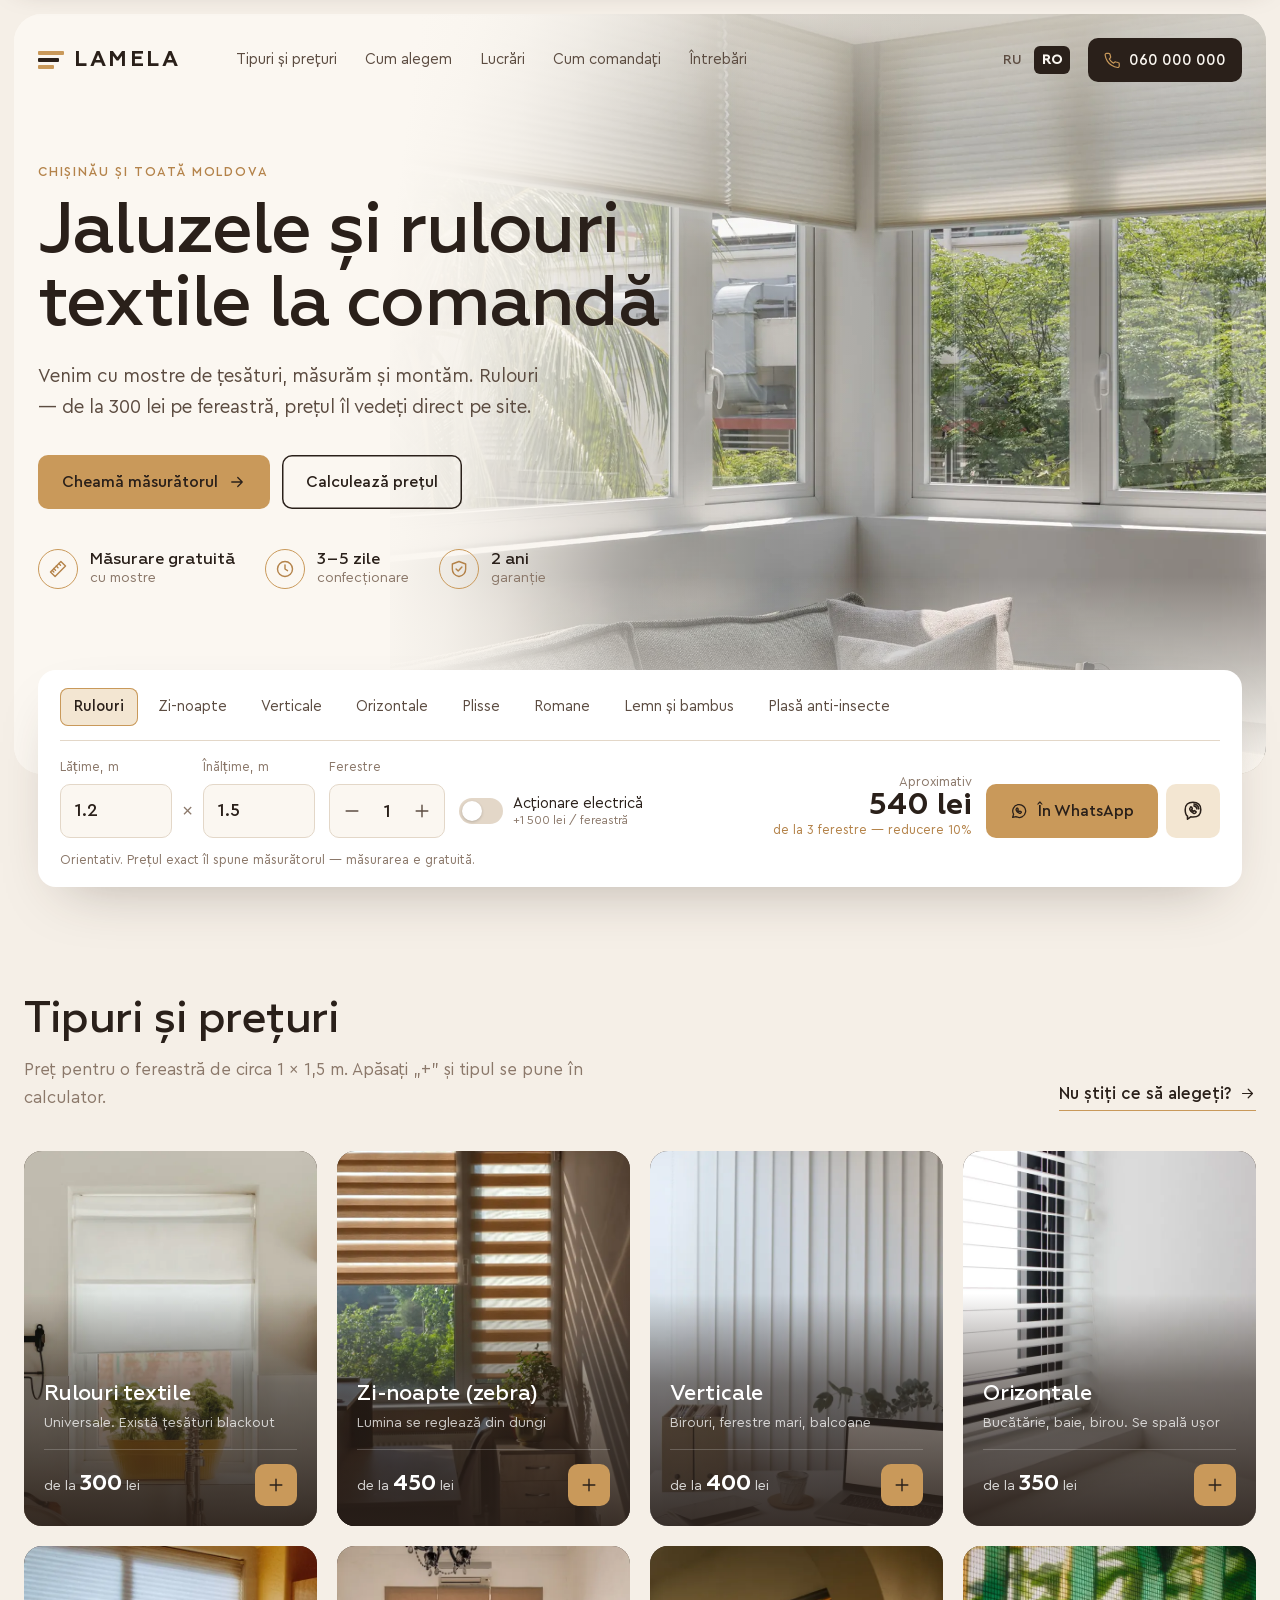
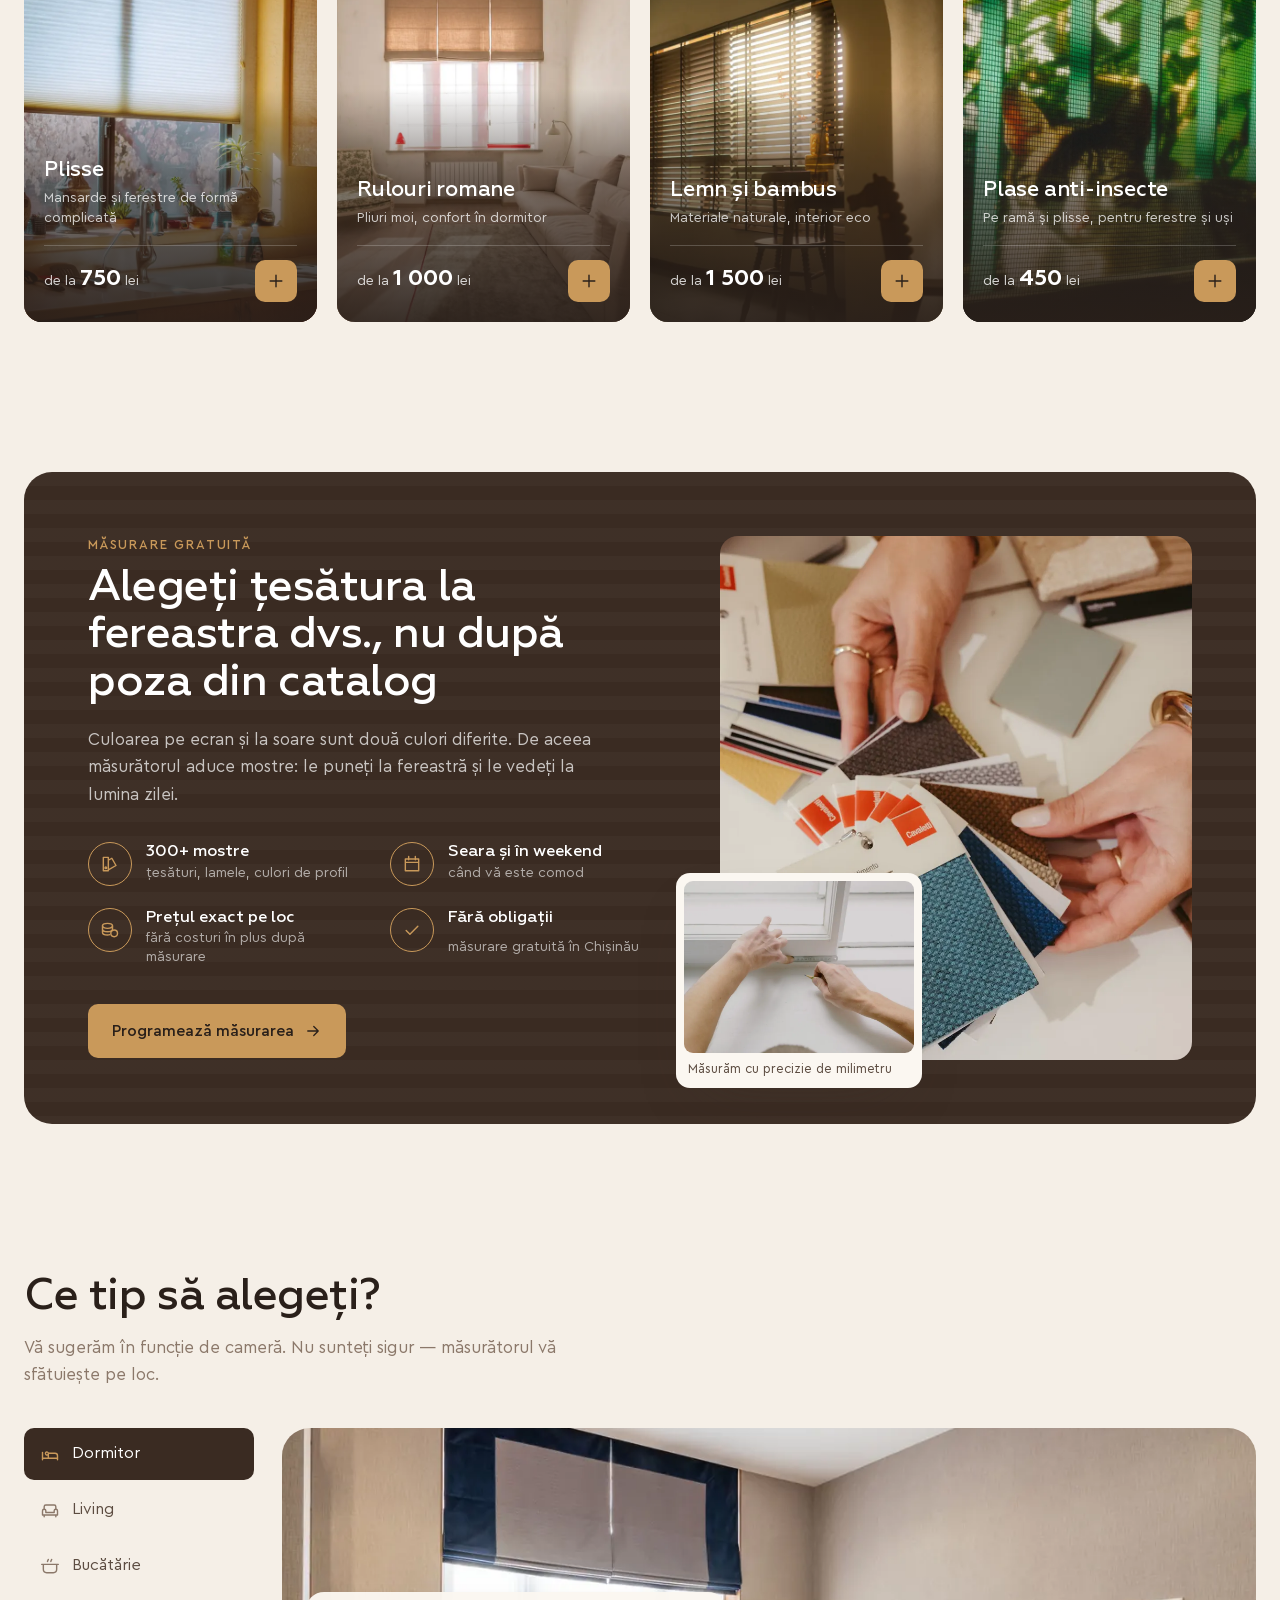
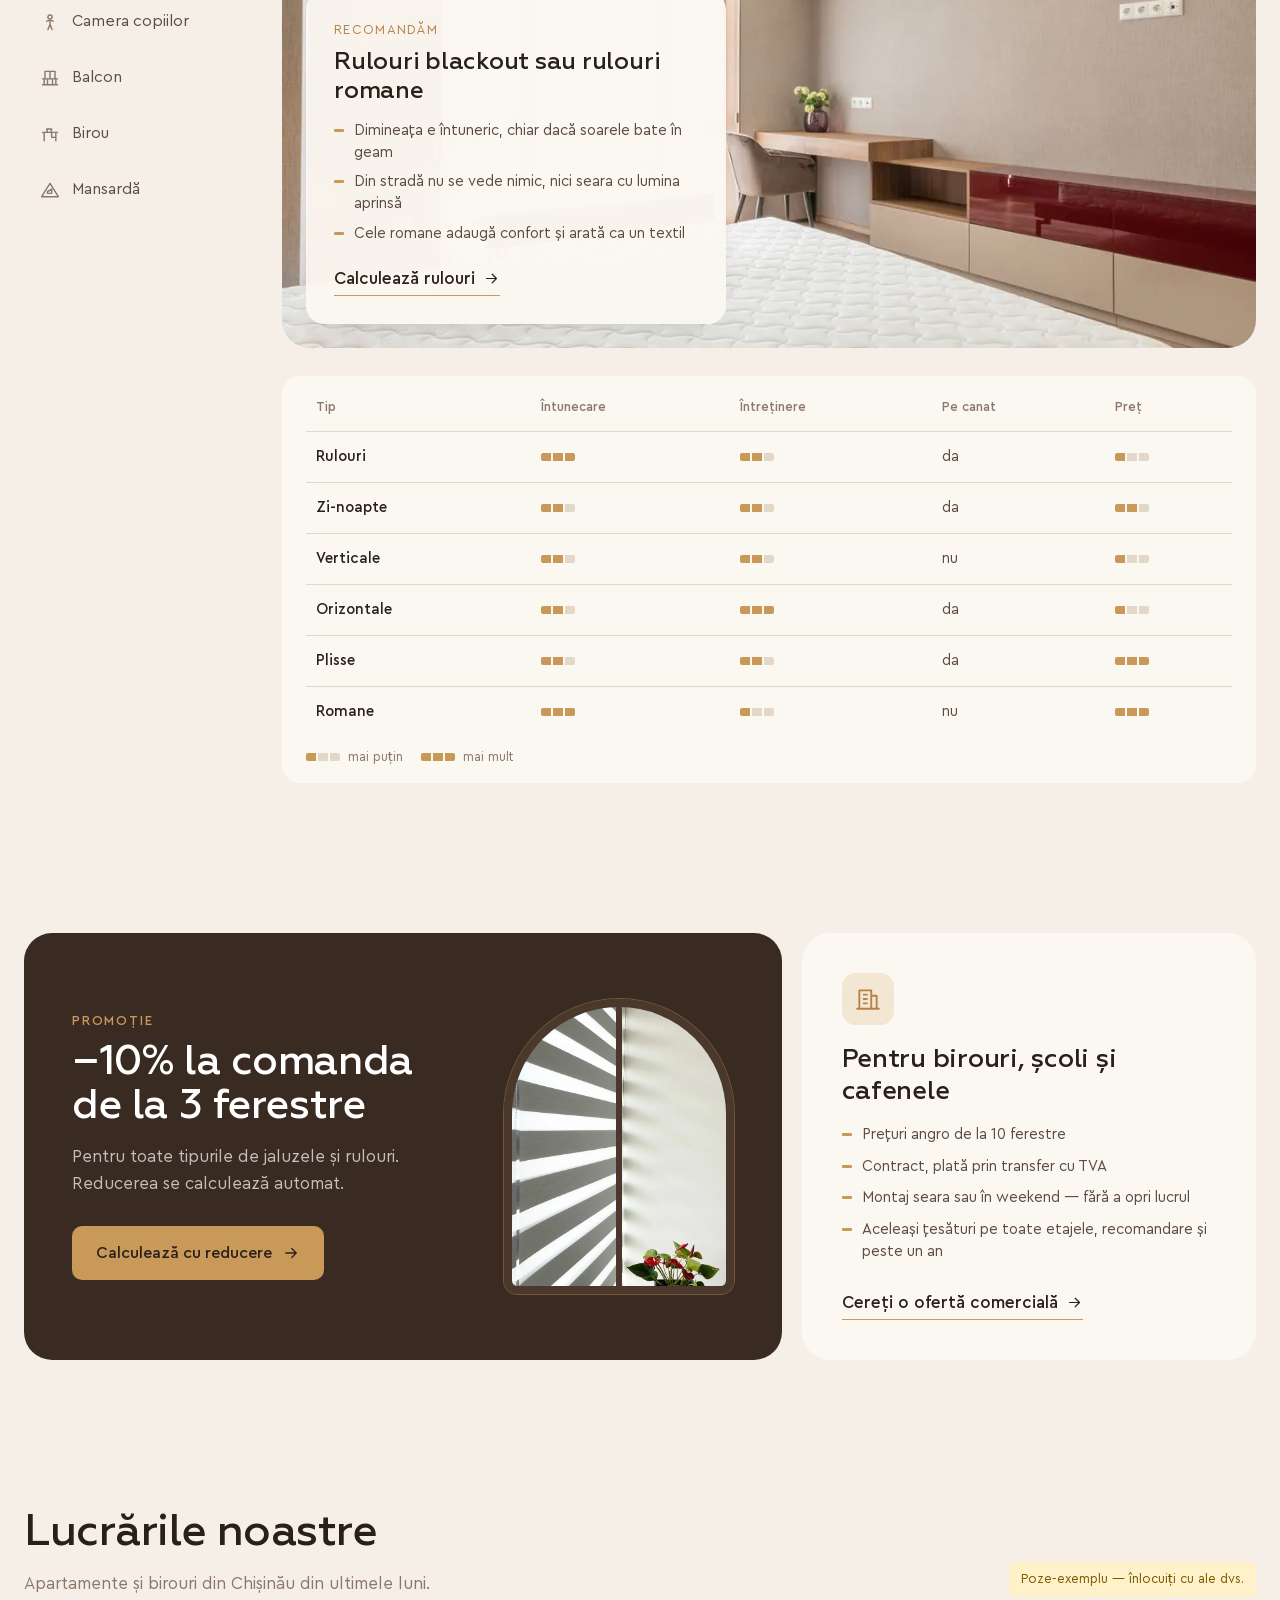
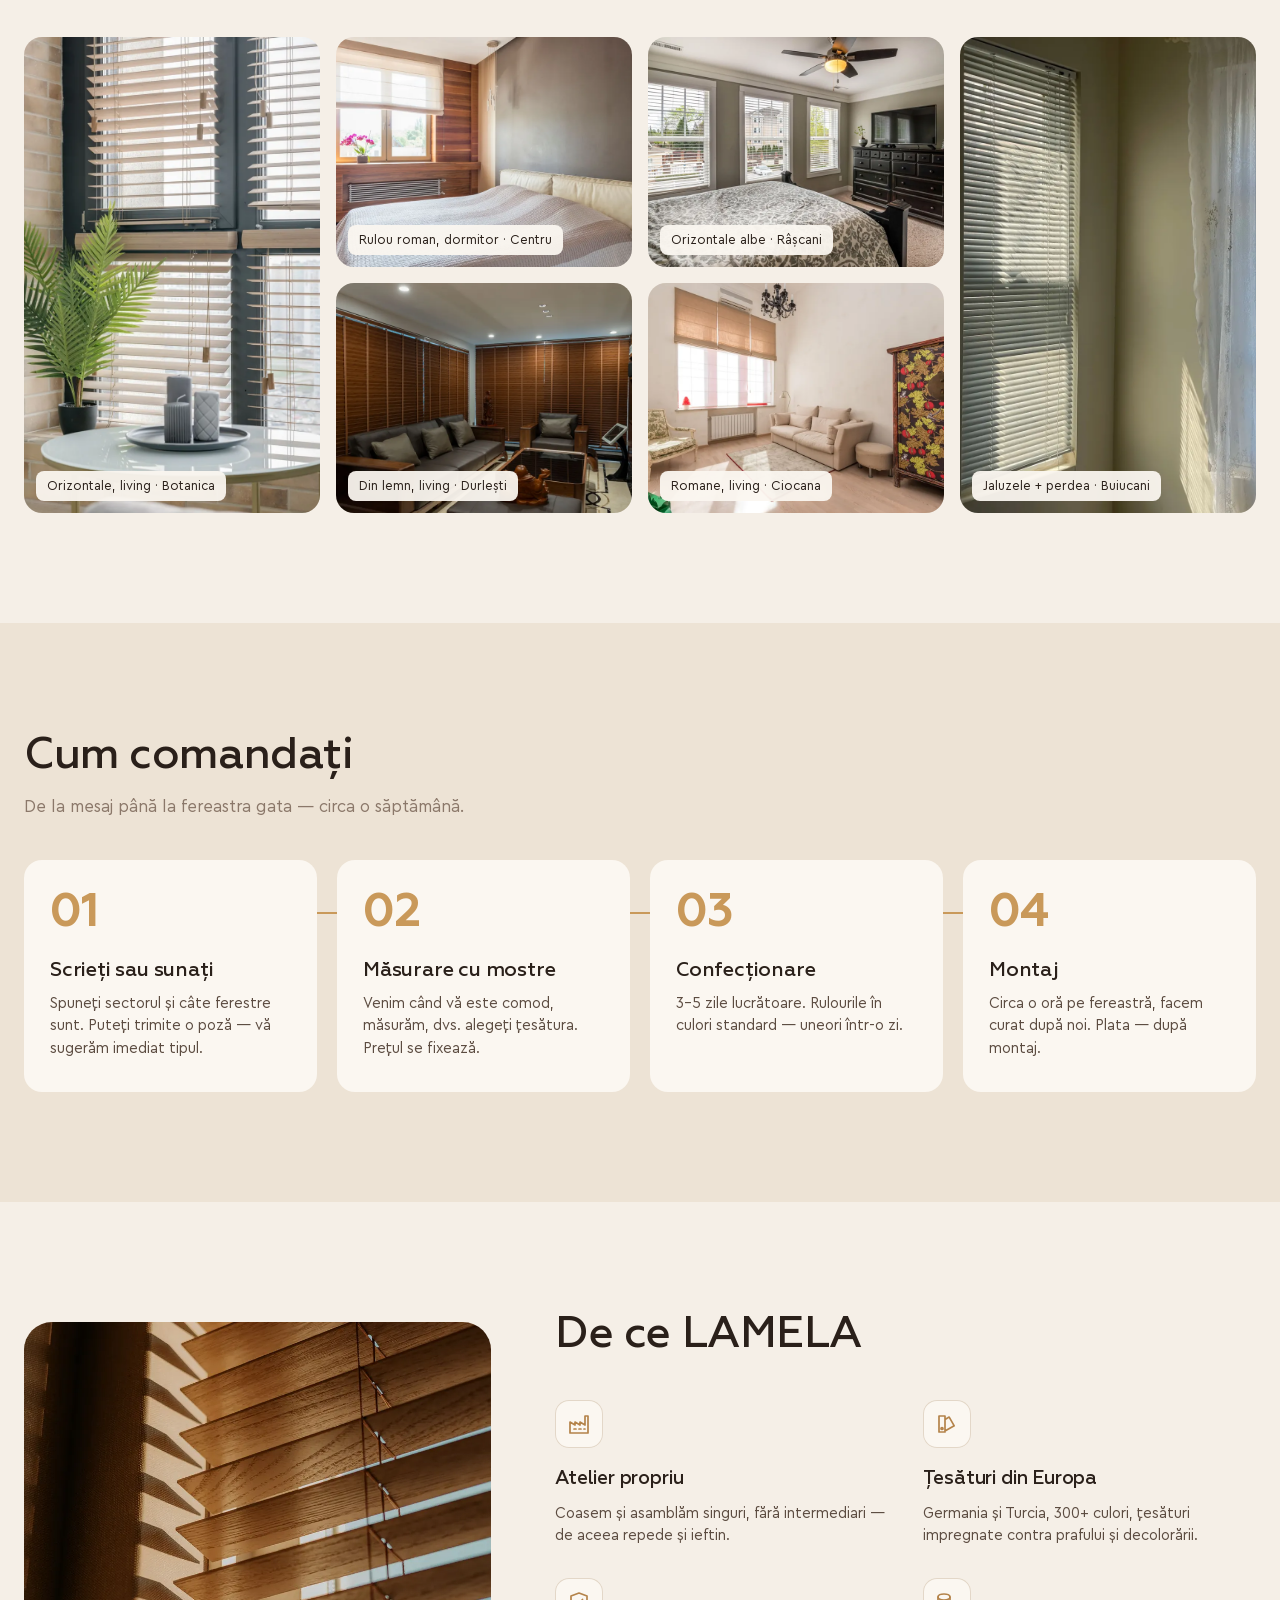
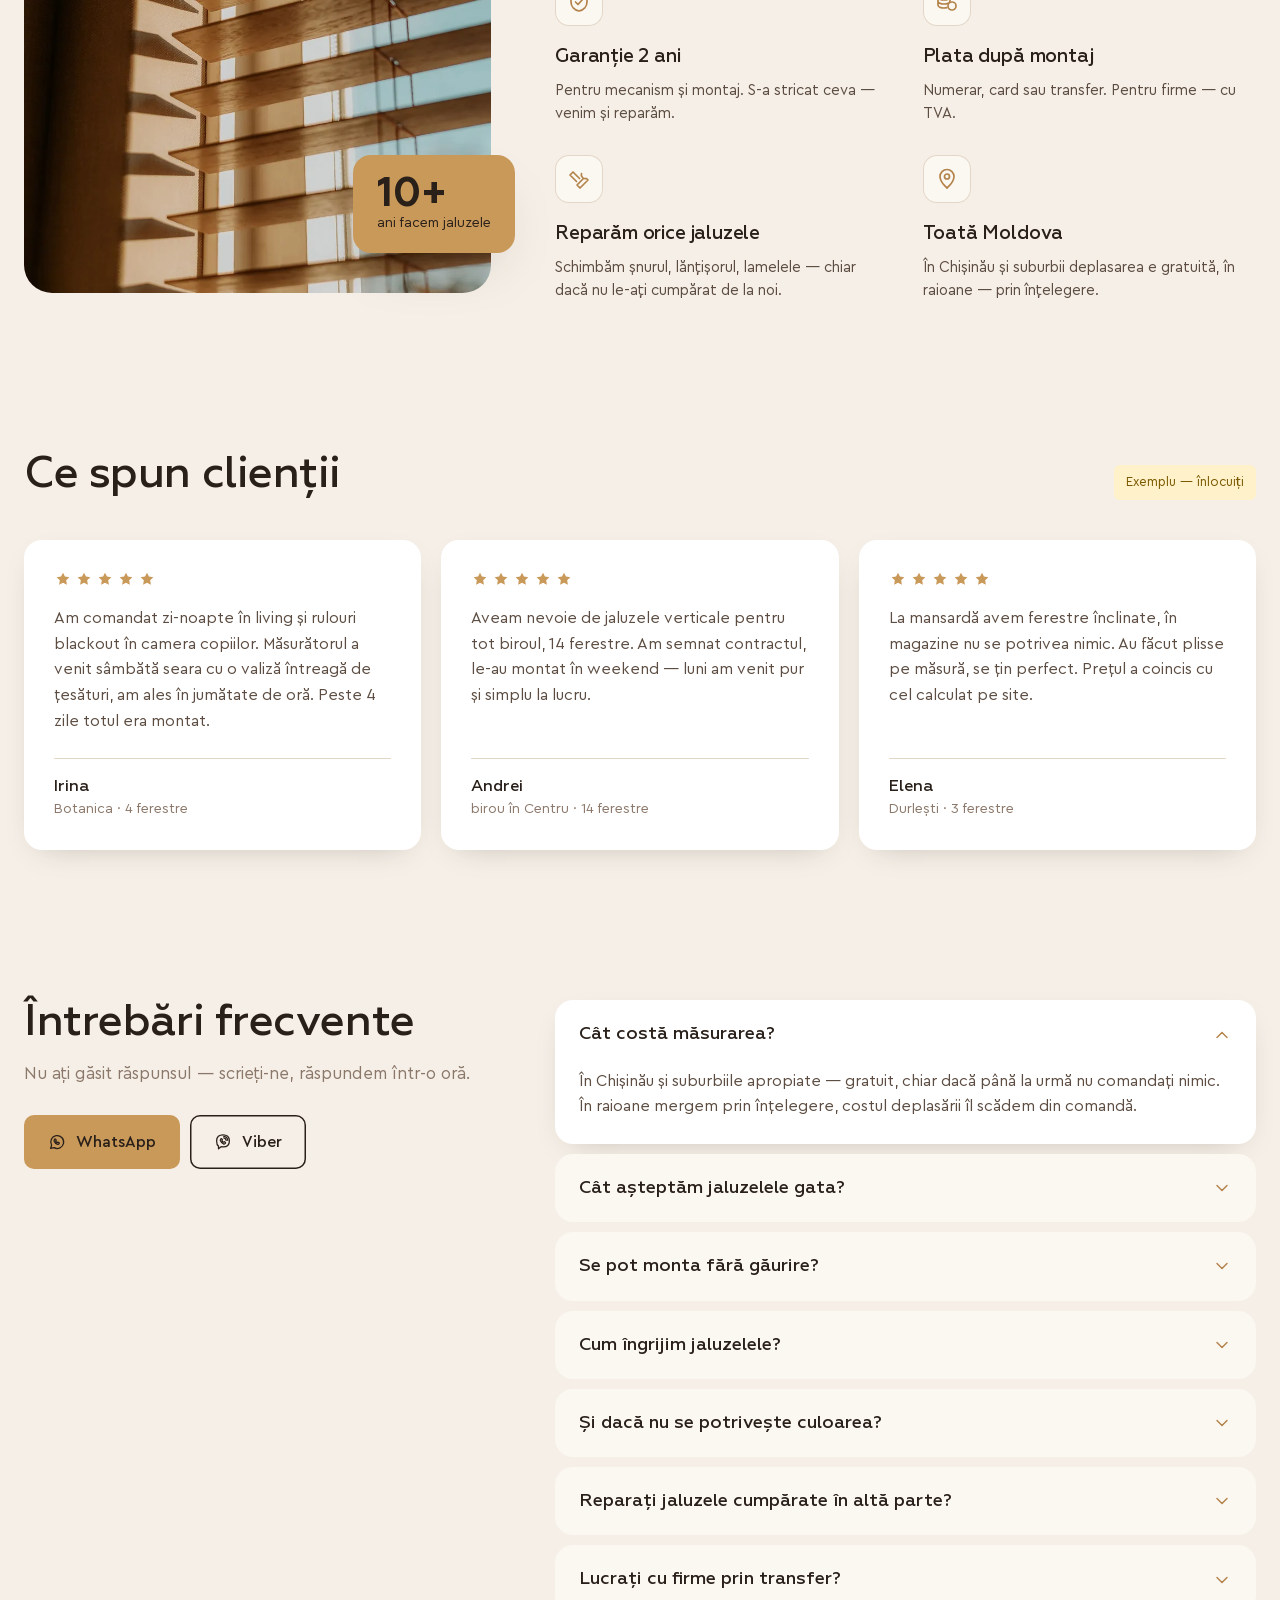
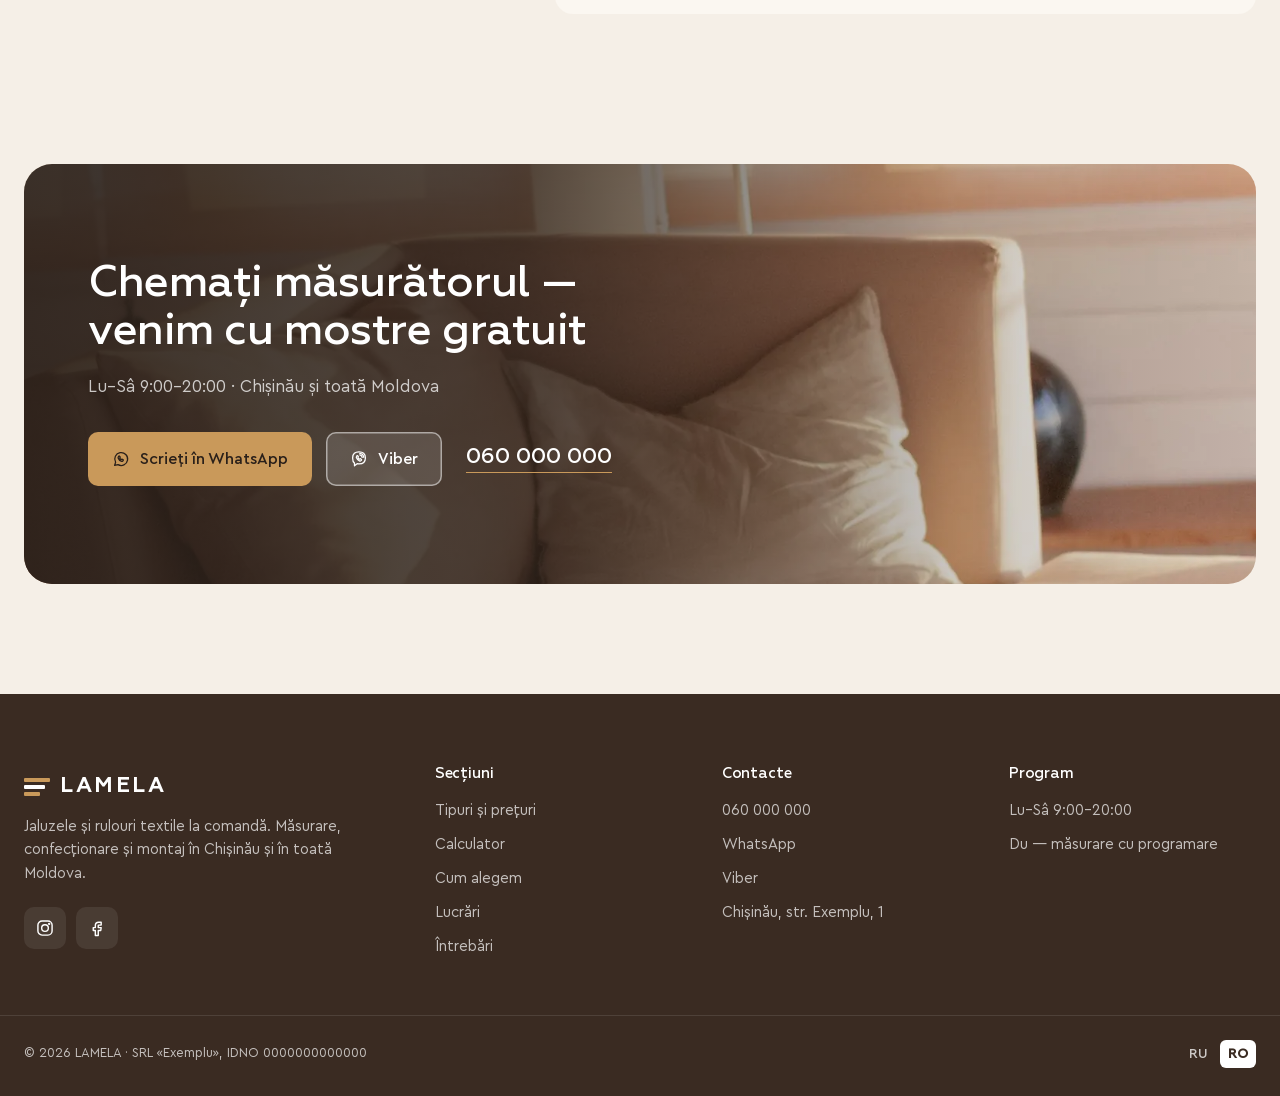
<file: ro.html>
<!doctype html>
<html lang="ro">
<head>
<meta charset="utf-8">
<meta name="viewport" content="width=device-width,initial-scale=1">
<title>Jaluzele și rulouri textile la comandă în Chișinău — LAMELA · 060 000 000</title>
<meta name="description" content="Rulouri textile, zi-noapte, jaluzele verticale și orizontale, plisse și rulouri romane la comandă. Măsurare gratuită cu mostre de țesături, confecționare în 3–5 zile. Rulouri de la 300 lei.">
<link rel="canonical" href="https://webonix-md.github.io/jaluzi/ro.html">
<link rel="alternate" hreflang="ru" href="https://webonix-md.github.io/jaluzi/">
<link rel="alternate" hreflang="ro" href="https://webonix-md.github.io/jaluzi/ro.html">
<meta property="og:type" content="website">
<meta property="og:locale" content="ro_RO">
<meta property="og:title" content="Jaluzele și rulouri textile la comandă — LAMELA">
<meta property="og:description" content="Venim cu mostre de țesături, măsurăm și montăm. Rulouri de la 300 lei, zi-noapte de la 450 lei. Calculați prețul pe site.">
<meta property="og:url" content="https://webonix-md.github.io/jaluzi/ro.html">
<meta property="og:image" content="https://webonix-md.github.io/jaluzi/img/og/og-square-ro.jpg">
<meta property="og:image:width" content="1200">
<meta property="og:image:height" content="1200">
<meta name="theme-color" content="#3A2B22">
<link rel="icon" href="favicon.svg" type="image/svg+xml">
<link rel="preload" href="fonts/Geometria-Medium.woff2" as="font" type="font/woff2" crossorigin>
<link rel="preload" href="fonts/CeraPro-Regular.woff2" as="font" type="font/woff2" crossorigin>
<link rel="preload" href="img/hero.webp" as="image" media="(min-width: 761px)">
<link rel="stylesheet" href="style.css">
<script type="application/ld+json">
{"@context":"https://schema.org","@type":"HomeGoodsStore","name":"LAMELA","description":"Jaluzele și rulouri textile la comandă cu măsurare și montaj în Chișinău","telephone":"+37360000000","url":"https://webonix-md.github.io/jaluzi/ro.html","image":"https://webonix-md.github.io/jaluzi/img/og/og-square-ro.jpg","priceRange":"de la 300 MDL","areaServed":"Moldova","address":{"@type":"PostalAddress","addressLocality":"Chișinău","addressCountry":"MD"},"openingHours":"Mo-Sa 09:00-20:00"}
</script>
</head>
<body>

<!-- ============ ИКОНКИ ============ -->
<svg width="0" height="0" style="position:absolute" aria-hidden="true">
  <symbol id="i-arrow" viewBox="0 0 24 24"><path d="M5 12h14M13 6l6 6-6 6"/></symbol>
  <symbol id="i-plus" viewBox="0 0 24 24"><path d="M12 5v14M5 12h14"/></symbol>
  <symbol id="i-minus" viewBox="0 0 24 24"><path d="M5 12h14"/></symbol>
  <symbol id="i-phone" viewBox="0 0 24 24"><path d="M21.5 16.9v3a2 2 0 0 1-2.2 2 19.8 19.8 0 0 1-8.6-3.1 19.5 19.5 0 0 1-6-6A19.8 19.8 0 0 1 1.6 4.2 2 2 0 0 1 3.6 2h3a2 2 0 0 1 2 1.7c.1.9.4 1.8.7 2.7a2 2 0 0 1-.5 2.1L7.5 9.8a16 16 0 0 0 6 6l1.3-1.3a2 2 0 0 1 2.1-.4c.9.3 1.8.6 2.7.7a2 2 0 0 1 1.9 2.1z"/></symbol>
  <symbol id="i-viber" viewBox="0 0 24 24"><path d="M12 2.5c5.2 0 8.5 2.4 8.5 8s-3.3 8-8.5 8c-.9 0-1.7-.1-2.5-.2L6 21v-3.5c-1.8-1.3-2.5-3.6-2.5-7 0-5.6 3.3-8 8.5-8z"/><path d="M9.3 7.7c.3-.3.7-.3 1 0l.8 1.1c.2.3.2.7-.1 1l-.4.4c.4.9 1.2 1.7 2.1 2.1l.4-.4c.3-.3.7-.3 1-.1l1.1.8c.3.3.3.7 0 1l-.6.6c-.5.5-1.3.6-2 .3a7.4 7.4 0 0 1-4-4c-.3-.7-.2-1.5.3-2zM13 6.4a4 4 0 0 1 3.3 3.3M13 4.4a6 6 0 0 1 5.3 5.3"/></symbol>
  <symbol id="i-wa" viewBox="0 0 24 24"><path d="M3.5 20.5l1.3-4.2A8.6 8.6 0 1 1 8 19.5z"/><path d="M9 8.2c.3-.3.7-.3 1 0l.8 1.1c.2.3.2.7-.1 1l-.4.4c.4.9 1.2 1.7 2.1 2.1l.4-.4c.3-.3.7-.3 1-.1l1.1.8c.3.3.3.7 0 1l-.6.6c-.5.5-1.3.6-2 .3a7.4 7.4 0 0 1-4-4c-.3-.7-.2-1.5.3-2z"/></symbol>
  <symbol id="i-ruler" viewBox="0 0 24 24"><path d="M3 15.5L15.5 3 21 8.5 8.5 21z"/><path d="M7 11.5l2 2M10 8.5l2 2M13 5.5l2 2M5.5 14l1.5 1.5"/></symbol>
  <symbol id="i-clock" viewBox="0 0 24 24"><circle cx="12" cy="12" r="9"/><path d="M12 7v5l3 2"/></symbol>
  <symbol id="i-shield" viewBox="0 0 24 24"><path d="M12 3l8 3v6c0 4.5-3.4 8-8 9-4.6-1-8-4.5-8-9V6z"/><path d="M8.5 12l2.5 2.5 4.5-5"/></symbol>
  <symbol id="i-swatch" viewBox="0 0 24 24"><path d="M4 4h6v16H4zM10 7.5l4.2-2.4 5 8.7-9.2 5.3"/><circle cx="7" cy="16.5" r="1"/></symbol>
  <symbol id="i-moon" viewBox="0 0 24 24"><path d="M20 14.5A8 8 0 1 1 9.5 4 6.5 6.5 0 0 0 20 14.5z"/></symbol>
  <symbol id="i-calendar" viewBox="0 0 24 24"><path d="M4 6h16v14H4zM4 10h16M8 3v4M16 3v4"/></symbol>
  <symbol id="i-coins" viewBox="0 0 24 24"><ellipse cx="9" cy="7" rx="6" ry="3"/><path d="M3 7v4c0 1.7 2.7 3 6 3s6-1.3 6-3V7M3 11v4c0 1.7 2.7 3 6 3 1 0 2-.1 2.8-.4"/><circle cx="17" cy="16" r="4"/></symbol>
  <symbol id="i-factory" viewBox="0 0 24 24"><path d="M3 21V10l5 3V10l5 3V10l5 3V4h3v17z"/><path d="M7 17h2M12 17h2M17 17h1"/></symbol>
  <symbol id="i-tool" viewBox="0 0 24 24"><path d="M14.5 6.5a4 4 0 0 0 5 5L21 13l-8 8-3-3 6.5-6.5M9.5 14.5L3 8l3-3 6.5 6.5"/></symbol>
  <symbol id="i-pin" viewBox="0 0 24 24"><path d="M12 21s7-6.2 7-11.5a7 7 0 0 0-14 0C5 14.8 12 21 12 21z"/><circle cx="12" cy="9.5" r="2.5"/></symbol>
  <symbol id="i-building" viewBox="0 0 24 24"><path d="M4 21V4h11v17M15 9h5v12M2 21h20M8 8h3M8 12h3M8 16h3"/></symbol>
  <symbol id="i-star" viewBox="0 0 24 24"><path d="M12 3.5l2.6 5.3 5.9.9-4.3 4.1 1 5.8L12 16.9l-5.2 2.7 1-5.8-4.3-4.1 5.9-.9z"/></symbol>
  <symbol id="i-check" viewBox="0 0 24 24"><path d="M5 12.5l4.5 4.5L19 7.5"/></symbol>
  <symbol id="i-chevron" viewBox="0 0 24 24"><path d="M6 9l6 6 6-6"/></symbol>
  <symbol id="i-copy" viewBox="0 0 24 24"><path d="M8 8h12v12H8z"/><path d="M16 8V4H4v12h4"/></symbol>
  <symbol id="i-menu" viewBox="0 0 24 24"><path d="M3 7h18M3 12h18M3 17h18"/></symbol>
  <symbol id="i-close" viewBox="0 0 24 24"><path d="M6 6l12 12M18 6L6 18"/></symbol>
  <symbol id="i-insta" viewBox="0 0 24 24"><rect x="3.5" y="3.5" width="17" height="17" rx="5"/><circle cx="12" cy="12" r="4"/><circle cx="17" cy="7" r=".6"/></symbol>
  <symbol id="i-fb" viewBox="0 0 24 24"><path d="M14 8.5h3V5h-3a4 4 0 0 0-4 4v2.5H7.5V15H10v6h3.5v-6h3l.5-3.5h-3.5V9a.5.5 0 0 1 .5-.5z"/></symbol>
  <symbol id="i-bed" viewBox="0 0 24 24"><path d="M3 19v-9M21 19v-5a3 3 0 0 0-3-3h-8v6M3 17h18M6.5 11.5a1.8 1.8 0 1 0 0-.1"/></symbol>
  <symbol id="i-sofa" viewBox="0 0 24 24"><path d="M5 11V8a2 2 0 0 1 2-2h10a2 2 0 0 1 2 2v3"/><path d="M3 13a2 2 0 0 1 4 0v2h10v-2a2 2 0 0 1 4 0v5H3zM5 18v2M19 18v2"/></symbol>
  <symbol id="i-pot" viewBox="0 0 24 24"><path d="M4 10h16v6a4 4 0 0 1-4 4H8a4 4 0 0 1-4-4zM2 10h2M20 10h2M9 6.5c0-1 1-1.5 1-2.5M13 6.5c0-1 1-1.5 1-2.5"/></symbol>
  <symbol id="i-kid" viewBox="0 0 24 24"><circle cx="12" cy="6" r="2.5"/><path d="M12 9v6M8 11l4-1 4 1M9.5 21l2.5-6 2.5 6"/></symbol>
  <symbol id="i-balcony" viewBox="0 0 24 24"><path d="M6 13V4h12v9M12 4v9M3 13h18M5 13v7M9 13v7M15 13v7M19 13v7M3 20h18"/></symbol>
  <symbol id="i-desk" viewBox="0 0 24 24"><path d="M3 10h18M5 10v10M19 10v10M14 10v6h5M8 6h6l-1 4H9z"/></symbol>
  <symbol id="i-attic" viewBox="0 0 24 24"><path d="M2 20L12 4l10 16zM9 14l5-3v5H9z"/></symbol>
</svg>

<!-- ============ ЛИПКАЯ ШАПКА (появляется при прокрутке) ============ -->
<header class="bar" id="bar">
  <div class="wrap bar__in">
    <a class="logo" href="#top" aria-label="LAMELA — sus">
      <span class="logo__mark" aria-hidden="true"><i></i><i></i><i></i></span>LAMELA
    </a>
    <nav class="bar__nav" aria-label="Meniu">
      <a href="#types">Tipuri și prețuri</a><a href="#rooms">Cum alegem</a><a href="#works">Lucrări</a><a href="#steps">Cum comandați</a><a href="#faq">Întrebări</a>
    </nav>
    <a class="bar__tel" href="tel:+37360000000"><svg class="ic"><use href="#i-phone"/></svg>060 000 000</a>
    <a class="btn btn--sm" href="https://wa.me/37360000000?text=Bun%C4%83%20ziua!%20A%C8%99%20vrea%20s%C4%83%20chem%20un%20m%C4%83sur%C4%83tor" target="_blank" rel="noopener">Cheamă măsurătorul</a>
  </div>
</header>

<!-- ============ МОБИЛЬНОЕ МЕНЮ ============ -->
<div class="drawer" id="drawer" hidden>
  <button class="drawer__close" type="button" aria-label="Închide meniul" data-menu-close><svg class="ic"><use href="#i-close"/></svg></button>
  <nav class="drawer__nav" aria-label="Meniu mobil">
    <a href="#types" data-menu-close>Tipuri și prețuri</a>
    <a href="#calc" data-menu-close>Calculator</a>
    <a href="#rooms" data-menu-close>Cum alegem</a>
    <a href="#works" data-menu-close>Lucrări</a>
    <a href="#steps" data-menu-close>Cum comandați</a>
    <a href="#faq" data-menu-close>Întrebări</a>
  </nav>
  <div class="drawer__foot">
    <a class="drawer__tel" href="tel:+37360000000">060 000 000</a>
    <div class="lang"><a href="./" hreflang="ru">RU</a><b>RO</b></div>
  </div>
</div>

<main id="top">

<!-- ============ 1. ПЕРВЫЙ ЭКРАН ============ -->
<section class="hero">
  <div class="hero__panel">
    <picture class="hero__media">
      <source media="(max-width: 760px)" srcset="img/hero-m.webp">
      <img src="img/hero.webp" alt="Living luminos cu rulouri plisse albe la ferestre" width="2000" height="1250" fetchpriority="high">
    </picture>
    <div class="hero__mask" aria-hidden="true"></div>

    <div class="hero__head wrap">
      <a class="logo" href="#top" aria-label="LAMELA">
        <span class="logo__mark" aria-hidden="true"><i></i><i></i><i></i></span>LAMELA
      </a>
      <nav class="hero__nav" aria-label="Meniu principal">
        <a href="#types">Tipuri și prețuri</a><a href="#rooms">Cum alegem</a><a href="#works">Lucrări</a><a href="#steps">Cum comandați</a><a href="#faq">Întrebări</a>
      </nav>
      <div class="hero__right">
        <div class="lang"><a href="./" hreflang="ru">RU</a><b>RO</b></div>
        <a class="hero__tel" href="tel:+37360000000"><svg class="ic"><use href="#i-phone"/></svg>060 000 000</a>
        <button class="burger" type="button" aria-label="Deschide meniul" aria-controls="drawer" data-menu-open><svg class="ic"><use href="#i-menu"/></svg></button>
      </div>
    </div>

    <div class="hero__body wrap">
      <p class="eyebrow">Chișinău și toată Moldova</p>
      <h1 class="hero__title">Jaluzele și rulouri textile la comandă</h1>
      <p class="hero__lead">Venim cu mostre de țesături, măsurăm și montăm. Rulouri — de la 300 lei pe fereastră, prețul îl vedeți direct pe site.</p>
      <div class="hero__cta">
        <a class="btn" href="https://wa.me/37360000000?text=Bun%C4%83%20ziua!%20A%C8%99%20vrea%20s%C4%83%20chem%20un%20m%C4%83sur%C4%83tor" target="_blank" rel="noopener">Cheamă măsurătorul<svg class="ic"><use href="#i-arrow"/></svg></a>
        <a class="btn btn--ghost" href="#calc">Calculează prețul</a>
      </div>
      <ul class="hero__facts">
        <li><svg class="ic"><use href="#i-ruler"/></svg><span><b>Măsurare gratuită</b>cu mostre</span></li>
        <li><svg class="ic"><use href="#i-clock"/></svg><span><b>3–5 zile</b>confecționare</span></li>
        <li><svg class="ic"><use href="#i-shield"/></svg><span><b>2 ani</b>garanție</span></li>
      </ul>
    </div>
  </div>

  <!-- ============ КАЛЬКУЛЯТОР ============ -->
  <div class="wrap">
    <div class="calc" id="calc">
      <div class="calc__tabs" role="tablist" aria-label="Tipul jaluzelelor" data-calc-tabs></div>
      <div class="calc__row">
        <label class="field">
          <span class="field__label">Lățime, m</span>
          <input class="field__input" type="number" inputmode="decimal" min="0.3" max="6" step="0.05" value="1.2" data-calc-w>
        </label>
        <span class="calc__x" aria-hidden="true">×</span>
        <label class="field">
          <span class="field__label">Înălțime, m</span>
          <input class="field__input" type="number" inputmode="decimal" min="0.3" max="4" step="0.05" value="1.5" data-calc-h>
        </label>
        <div class="field field--qty">
          <span class="field__label">Ferestre</span>
          <div class="qty">
            <button type="button" aria-label="Mai puține ferestre" data-calc-dec><svg class="ic"><use href="#i-minus"/></svg></button>
            <output data-calc-qty>1</output>
            <button type="button" aria-label="Mai multe ferestre" data-calc-inc><svg class="ic"><use href="#i-plus"/></svg></button>
          </div>
        </div>
        <label class="switch" data-calc-motor-wrap>
          <input type="checkbox" data-calc-motor>
          <span class="switch__ui" aria-hidden="true"></span>
          <span class="switch__text">Acționare electrică<small data-calc-motor-price>+1500 lei / fereastră</small></span>
        </label>
        <div class="calc__sum">
          <span class="calc__sum-label">Aproximativ</span>
          <strong class="calc__total" data-calc-total>—</strong>
          <span class="calc__note" data-calc-note></span>
        </div>
        <div class="calc__send">
          <a class="btn" href="#" target="_blank" rel="noopener" data-calc-wa><svg class="ic"><use href="#i-wa"/></svg>În WhatsApp</a>
          <button class="btn btn--icon" type="button" aria-label="Copiază calculul pentru Viber" title="Copiază calculul pentru Viber" data-calc-copy><svg class="ic"><use href="#i-viber"/></svg></button>
        </div>
      </div>
      <p class="calc__hint" data-calc-hint>Orientativ. Prețul exact îl spune măsurătorul — măsurarea e gratuită.</p>
    </div>
  </div>
</section>

<!-- ============ 2. ВИДЫ И ЦЕНЫ ============ -->
<section class="sec" id="types">
  <div class="wrap">
    <div class="sec__head">
      <div>
        <h2 class="h2">Tipuri și prețuri</h2>
        <p class="sec__sub">Preț pentru o fereastră de circa 1 × 1,5 m. Apăsați „+” și tipul se pune în calculator.</p>
      </div>
      <a class="link" href="#rooms">Nu știți ce să alegeți?<svg class="ic"><use href="#i-arrow"/></svg></a>
    </div>

    <div class="types">
      <article class="type">
        <img src="img/type-roller.webp" alt="Rulou textil alb la fereastra bucătăriei" width="640" height="820" loading="lazy">
        <div class="type__body">
          <h3 class="type__name">Rulouri textile</h3>
          <p class="type__for">Universale. Există țesături blackout</p>
          <div class="type__foot"><span class="type__price">de la <b data-from="roller">300</b> lei</span><button class="type__add" type="button" data-pick="roller" aria-label="Calculează rulouri textile"><svg class="ic"><use href="#i-plus"/></svg></button></div>
        </div>
      </article>
      <article class="type">
        <img src="img/type-zebra.webp" alt="Jaluzele zi-noapte cu dungi bej la fereastră" width="640" height="820" loading="lazy">
        <div class="type__body">
          <h3 class="type__name">Zi-noapte (zebra)</h3>
          <p class="type__for">Lumina se reglează din dungi</p>
          <div class="type__foot"><span class="type__price">de la <b data-from="zebra">450</b> lei</span><button class="type__add" type="button" data-pick="zebra" aria-label="Calculează zi-noapte"><svg class="ic"><use href="#i-plus"/></svg></button></div>
        </div>
      </article>
      <article class="type">
        <img src="img/type-vertical.webp" alt="Jaluzele verticale albe în spatele biroului" width="640" height="820" loading="lazy">
        <div class="type__body">
          <h3 class="type__name">Verticale</h3>
          <p class="type__for">Birouri, ferestre mari, balcoane</p>
          <div class="type__foot"><span class="type__price">de la <b data-from="vertical">400</b> lei</span><button class="type__add" type="button" data-pick="vertical" aria-label="Calculează jaluzele verticale"><svg class="ic"><use href="#i-plus"/></svg></button></div>
        </div>
      </article>
      <article class="type">
        <img src="img/type-horizontal.webp" alt="Jaluzele orizontale albe din aluminiu" width="640" height="820" loading="lazy">
        <div class="type__body">
          <h3 class="type__name">Orizontale</h3>
          <p class="type__for">Bucătărie, baie, birou. Se spală ușor</p>
          <div class="type__foot"><span class="type__price">de la <b data-from="horizontal">350</b> lei</span><button class="type__add" type="button" data-pick="horizontal" aria-label="Calculează jaluzele orizontale"><svg class="ic"><use href="#i-plus"/></svg></button></div>
        </div>
      </article>
      <article class="type">
        <img src="img/type-pleated.webp" alt="Rulouri plisse la fereastra de deasupra chiuvetei" width="640" height="820" loading="lazy">
        <div class="type__body">
          <h3 class="type__name">Plisse</h3>
          <p class="type__for">Mansarde și ferestre de formă complicată</p>
          <div class="type__foot"><span class="type__price">de la <b data-from="pleated">750</b> lei</span><button class="type__add" type="button" data-pick="pleated" aria-label="Calculează plisse"><svg class="ic"><use href="#i-plus"/></svg></button></div>
        </div>
      </article>
      <article class="type">
        <img src="img/type-roman.webp" alt="Rulouri romane din in în living" width="640" height="820" loading="lazy">
        <div class="type__body">
          <h3 class="type__name">Rulouri romane</h3>
          <p class="type__for">Pliuri moi, confort în dormitor</p>
          <div class="type__foot"><span class="type__price">de la <b data-from="roman">1000</b> lei</span><button class="type__add" type="button" data-pick="roman" aria-label="Calculează rulouri romane"><svg class="ic"><use href="#i-plus"/></svg></button></div>
        </div>
      </article>
      <article class="type">
        <img src="img/type-wood.webp" alt="Jaluzele din lemn la o fereastră în arc" width="640" height="820" loading="lazy">
        <div class="type__body">
          <h3 class="type__name">Lemn și bambus</h3>
          <p class="type__for">Materiale naturale, interior eco</p>
          <div class="type__foot"><span class="type__price">de la <b data-from="wood">1500</b> lei</span><button class="type__add" type="button" data-pick="wood" aria-label="Calculează jaluzele din lemn"><svg class="ic"><use href="#i-plus"/></svg></button></div>
        </div>
      </article>
      <article class="type">
        <img src="img/type-net.webp" alt="Pisică la soare în spatele plasei anti-insecte" width="640" height="820" loading="lazy">
        <div class="type__body">
          <h3 class="type__name">Plase anti-insecte</h3>
          <p class="type__for">Pe ramă și plisse, pentru ferestre și uși</p>
          <div class="type__foot"><span class="type__price">de la <b data-from="net">450</b> lei</span><button class="type__add" type="button" data-pick="net" aria-label="Calculează plasa anti-insecte"><svg class="ic"><use href="#i-plus"/></svg></button></div>
        </div>
      </article>
    </div>
  </div>
</section>

<!-- ============ 3. ЗАМЕР С ОБРАЗЦАМИ ============ -->
<section class="sec sec--tight" id="measure">
  <div class="wrap">
    <div class="measure">
      <div class="measure__text">
        <p class="eyebrow eyebrow--light">Măsurare gratuită</p>
        <h2 class="h2 h2--light">Alegeți țesătura la fereastra dvs., nu după poza din catalog</h2>
        <p class="measure__lead">Culoarea pe ecran și la soare sunt două culori diferite. De aceea măsurătorul aduce mostre: le puneți la fereastră și le vedeți la lumina zilei.</p>
        <ul class="feats">
          <li><span class="feats__ic"><svg class="ic"><use href="#i-swatch"/></svg></span><b>300+ mostre</b>țesături, lamele, culori de profil</li>
          <li><span class="feats__ic"><svg class="ic"><use href="#i-calendar"/></svg></span><b>Seara și în weekend</b>când vă este comod</li>
          <li><span class="feats__ic"><svg class="ic"><use href="#i-coins"/></svg></span><b>Prețul exact pe loc</b>fără costuri în plus după măsurare</li>
          <li><span class="feats__ic"><svg class="ic"><use href="#i-check"/></svg></span><b>Fără obligații</b>măsurare gratuită în Chișinău</li>
        </ul>
        <a class="btn" href="https://wa.me/37360000000?text=Bun%C4%83%20ziua!%20A%C8%99%20vrea%20s%C4%83%20chem%20un%20m%C4%83sur%C4%83tor" target="_blank" rel="noopener">Programează măsurarea<svg class="ic"><use href="#i-arrow"/></svg></a>
      </div>
      <div class="measure__media">
        <img class="measure__main" src="img/measure-swatch.webp" alt="Mostre de țesături în mâinile designerului" width="900" height="1100" loading="lazy">
        <figure class="measure__inset">
          <img src="img/measure-tape.webp" alt="Măsurarea ramei ferestrei cu ruleta" width="900" height="640" loading="lazy">
          <figcaption>Măsurăm cu precizie de milimetru</figcaption>
        </figure>
      </div>
    </div>
  </div>
</section>

<!-- ============ 4. КАК ВЫБРАТЬ ============ -->
<section class="sec" id="rooms">
  <div class="wrap">
    <div class="sec__head">
      <div>
        <h2 class="h2">Ce tip să alegeți?</h2>
        <p class="sec__sub">Vă sugerăm în funcție de cameră. Nu sunteți sigur — măsurătorul vă sfătuiește pe loc.</p>
      </div>
    </div>

    <div class="rooms">
      <div class="rooms__tabs" role="tablist" aria-label="Camera">
        <button class="rooms__tab" type="button" role="tab" aria-selected="true" aria-controls="room-bedroom" id="tab-bedroom"><svg class="ic"><use href="#i-bed"/></svg>Dormitor</button>
        <button class="rooms__tab" type="button" role="tab" aria-selected="false" aria-controls="room-living" id="tab-living" tabindex="-1"><svg class="ic"><use href="#i-sofa"/></svg>Living</button>
        <button class="rooms__tab" type="button" role="tab" aria-selected="false" aria-controls="room-kitchen" id="tab-kitchen" tabindex="-1"><svg class="ic"><use href="#i-pot"/></svg>Bucătărie</button>
        <button class="rooms__tab" type="button" role="tab" aria-selected="false" aria-controls="room-kids" id="tab-kids" tabindex="-1"><svg class="ic"><use href="#i-kid"/></svg>Camera copiilor</button>
        <button class="rooms__tab" type="button" role="tab" aria-selected="false" aria-controls="room-balcony" id="tab-balcony" tabindex="-1"><svg class="ic"><use href="#i-balcony"/></svg>Balcon</button>
        <button class="rooms__tab" type="button" role="tab" aria-selected="false" aria-controls="room-office" id="tab-office" tabindex="-1"><svg class="ic"><use href="#i-desk"/></svg>Birou</button>
        <button class="rooms__tab" type="button" role="tab" aria-selected="false" aria-controls="room-attic" id="tab-attic" tabindex="-1"><svg class="ic"><use href="#i-attic"/></svg>Mansardă</button>
      </div>

      <div class="room" role="tabpanel" id="room-bedroom" aria-labelledby="tab-bedroom">
        <img class="room__img" src="img/room-bedroom.webp" alt="Dormitor cu rulou roman blackout" width="1100" height="760" loading="lazy">
        <div class="room__card">
          <p class="room__kicker">Recomandăm</p>
          <h3 class="room__title">Rulouri blackout sau rulouri romane</h3>
          <ul class="room__why"><li>Dimineața e întuneric, chiar dacă soarele bate în geam</li><li>Din stradă nu se vede nimic, nici seara cu lumina aprinsă</li><li>Cele romane adaugă confort și arată ca un textil</li></ul>
          <button class="link" type="button" data-pick="roller">Calculează rulouri<svg class="ic"><use href="#i-arrow"/></svg></button>
        </div>
      </div>
      <div class="room" role="tabpanel" id="room-living" aria-labelledby="tab-living" hidden>
        <img class="room__img" src="img/room-living.webp" alt="Living cu rulouri la ferestrele de colț" width="1100" height="760" loading="lazy">
        <div class="room__card">
          <p class="room__kicker">Recomandăm</p>
          <h3 class="room__title">Zi-noapte</h3>
          <ul class="room__why"><li>Ziua — lumină moale prin dungile transparente</li><li>Seara se închid complet dintr-o mișcare</li><li>Arată modern și nu ocupă loc ca draperiile</li></ul>
          <button class="link" type="button" data-pick="zebra">Calculează zi-noapte<svg class="ic"><use href="#i-arrow"/></svg></button>
        </div>
      </div>
      <div class="room" role="tabpanel" id="room-kitchen" aria-labelledby="tab-kitchen" hidden>
        <img class="room__img" src="img/room-kitchen.webp" alt="Bucătărie cu rulou textil deasupra chiuvetei" width="1100" height="760" loading="lazy">
        <div class="room__card">
          <p class="room__kicker">Recomandăm</p>
          <h3 class="room__title">Orizontale sau rulouri cu impregnare</h3>
          <ul class="room__why"><li>Nu absorb mirosurile și grăsimea</li><li>Aluminiul se spală cu o cârpă umedă într-un minut</li><li>Se prind pe canat — pervazul e liber, geamul se deschide</li></ul>
          <button class="link" type="button" data-pick="horizontal">Calculează orizontale<svg class="ic"><use href="#i-arrow"/></svg></button>
        </div>
      </div>
      <div class="room" role="tabpanel" id="room-kids" aria-labelledby="tab-kids" hidden>
        <img class="room__img" src="img/room-kids.webp" alt="Camera copiilor cu jaluzele la ferestre" width="1100" height="760" loading="lazy">
        <div class="room__card">
          <p class="room__kicker">Recomandăm</p>
          <h3 class="room__title">Rulouri blackout fără șnur lung</h3>
          <ul class="room__why"><li>Copilul doarme ziua la întuneric</li><li>Control sigur: fixator de lănțișor sau mecanism cu arc</li><li>Puteți alege țesătură cu desen</li></ul>
          <button class="link" type="button" data-pick="roller">Calculează rulouri<svg class="ic"><use href="#i-arrow"/></svg></button>
        </div>
      </div>
      <div class="room" role="tabpanel" id="room-balcony" aria-labelledby="tab-balcony" hidden>
        <img class="room__img" src="img/room-balcony.webp" alt="Lojie închisă cu canapea moale" width="1100" height="760" loading="lazy">
        <div class="room__card">
          <p class="room__kicker">Recomandăm</p>
          <h3 class="room__title">Rulouri pe canat sau verticale</h3>
          <ul class="room__why"><li>Sistem cu casetă pe fiecare canat — geamurile se deschid</li><li>Verticalele — varianta cea mai ieftină pentru o vitrare lungă</li><li>Țesăturile nu se decolorează la soare</li></ul>
          <button class="link" type="button" data-pick="vertical">Calculează verticale<svg class="ic"><use href="#i-arrow"/></svg></button>
        </div>
      </div>
      <div class="room" role="tabpanel" id="room-office" aria-labelledby="tab-office" hidden>
        <img class="room__img" src="img/room-office.webp" alt="Sală de ședințe cu jaluzele verticale" width="1100" height="760" loading="lazy">
        <div class="room__card">
          <p class="room__kicker">Recomandăm</p>
          <h3 class="room__title">Jaluzele verticale</h3>
          <ul class="room__why"><li>Avantajoase pe ferestre mari și vitrine</li><li>Elimină reflexele pe monitoare</li><li>Lamelele se schimbă câte una, dacă s-au deteriorat</li></ul>
          <button class="link" type="button" data-pick="vertical">Calculează verticale<svg class="ic"><use href="#i-arrow"/></svg></button>
        </div>
      </div>
      <div class="room" role="tabpanel" id="room-attic" aria-labelledby="tab-attic" hidden>
        <img class="room__img" src="img/room-attic.webp" alt="Dormitor la mansardă cu rulouri la ferestrele înclinate" width="1100" height="760" loading="lazy">
        <div class="room__card">
          <p class="room__kicker">Recomandăm</p>
          <h3 class="room__title">Plisse</h3>
          <ul class="room__why"><li>Se țin pe ferestre înclinate și triunghiulare</li><li>Se deschid și de sus, și de jos</li><li>Le facem pentru ferestre de orice formă, inclusiv arcade</li></ul>
          <button class="link" type="button" data-pick="pleated">Calculează plisse<svg class="ic"><use href="#i-arrow"/></svg></button>
        </div>
      </div>
    </div>

    <div class="compare">
      <table>
        <caption class="sr">Comparația tipurilor de jaluzele</caption>
        <thead><tr><th scope="col">Tip</th><th scope="col">Întunecare</th><th scope="col">Întreținere</th><th scope="col">Pe canat</th><th scope="col">Preț</th></tr></thead>
        <tbody>
          <tr><th scope="row">Rulouri</th><td><i class="d3" title="Mare (blackout)"></i></td><td><i class="d2" title="Medie"></i></td><td>da</td><td><i class="d1" title="Accesibil"></i></td></tr>
          <tr><th scope="row">Zi-noapte</th><td><i class="d2" title="Reglabilă"></i></td><td><i class="d2" title="Medie"></i></td><td>da</td><td><i class="d2" title="Mediu"></i></td></tr>
          <tr><th scope="row">Verticale</th><td><i class="d2" title="Medie"></i></td><td><i class="d2" title="Medie"></i></td><td>nu</td><td><i class="d1" title="Accesibil"></i></td></tr>
          <tr><th scope="row">Orizontale</th><td><i class="d2" title="Medie"></i></td><td><i class="d3" title="Se spală ușor"></i></td><td>da</td><td><i class="d1" title="Accesibil"></i></td></tr>
          <tr><th scope="row">Plisse</th><td><i class="d2" title="Medie"></i></td><td><i class="d2" title="Medie"></i></td><td>da</td><td><i class="d3" title="Mai scump"></i></td></tr>
          <tr><th scope="row">Romane</th><td><i class="d3" title="Mare"></i></td><td><i class="d1" title="Mai dificilă"></i></td><td>nu</td><td><i class="d3" title="Mai scump"></i></td></tr>
        </tbody>
      </table>
      <p class="compare__legend"><i class="d1"></i> mai puțin <i class="d3"></i> mai mult</p>
    </div>
  </div>
</section>

<!-- ============ 5. АКЦИЯ + ДЛЯ БИЗНЕСА ============ -->
<section class="sec sec--tight">
  <div class="wrap promo">
    <div class="offer">
      <div class="offer__text">
        <p class="eyebrow eyebrow--light">Promoție</p>
        <h2 class="offer__title">−10% la comanda de la&nbsp;3&nbsp;ferestre</h2>
        <p class="offer__lead">Pentru toate tipurile de jaluzele și rulouri. Reducerea se calculează automat.</p>
        <a class="btn" href="#calc">Calculează cu reducere<svg class="ic"><use href="#i-arrow"/></svg></a>
      </div>
      <div class="offer__window" aria-hidden="true"><img src="img/offer.webp" alt="" width="700" height="860" loading="lazy"></div>
    </div>
    <div class="biz">
      <span class="biz__ic"><svg class="ic"><use href="#i-building"/></svg></span>
      <h2 class="biz__title">Pentru birouri, școli și cafenele</h2>
      <ul class="biz__list">
        <li>Prețuri angro de la 10 ferestre</li>
        <li>Contract, plată prin transfer cu TVA</li>
        <li>Montaj seara sau în weekend — fără a opri lucrul</li>
        <li>Aceleași țesături pe toate etajele, recomandare și peste un an</li>
      </ul>
      <a class="link" href="https://wa.me/37360000000?text=Bun%C4%83%20ziua!%20Am%20nevoie%20de%20jaluzele%20pentru%20birou" target="_blank" rel="noopener">Cereți o ofertă comercială<svg class="ic"><use href="#i-arrow"/></svg></a>
    </div>
  </div>
</section>

<!-- ============ 6. РАБОТЫ ============ -->
<section class="sec" id="works">
  <div class="wrap">
    <div class="sec__head">
      <div>
        <h2 class="h2">Lucrările noastre</h2>
        <p class="sec__sub">Apartamente și birouri din Chișinău din ultimele luni.</p>
      </div>
      <span class="stub">Poze-exemplu — înlocuiți cu ale dvs.</span>
    </div>
    <div class="works">
      <figure class="work work--tall"><img src="img/work-1.webp" alt="Jaluzele orizontale în living" width="900" height="1150" loading="lazy"><figcaption>Orizontale, living · Botanica</figcaption></figure>
      <figure class="work"><img src="img/work-2.webp" alt="Rulou roman în dormitor" width="900" height="620" loading="lazy"><figcaption>Rulou roman, dormitor · Centru</figcaption></figure>
      <figure class="work"><img src="img/work-3.webp" alt="Jaluzele albe în dormitor" width="900" height="620" loading="lazy"><figcaption>Orizontale albe · Râșcani</figcaption></figure>
      <figure class="work work--tall"><img src="img/work-5.webp" alt="Jaluzele și perdea la fereastră" width="900" height="1150" loading="lazy"><figcaption>Jaluzele + perdea · Buiucani</figcaption></figure>
      <figure class="work"><img src="img/work-4.webp" alt="Jaluzele din lemn în living" width="900" height="620" loading="lazy"><figcaption>Din lemn, living · Durlești</figcaption></figure>
      <figure class="work"><img src="img/work-8.webp" alt="Rulouri romane în living" width="900" height="620" loading="lazy"><figcaption>Romane, living · Ciocana</figcaption></figure>
    </div>
  </div>
</section>

<!-- ============ 7. КАК ЗАКАЗАТЬ ============ -->
<section class="sec sec--sand" id="steps">
  <div class="wrap">
    <div class="sec__head">
      <div>
        <h2 class="h2">Cum comandați</h2>
        <p class="sec__sub">De la mesaj până la fereastra gata — circa o săptămână.</p>
      </div>
    </div>
    <ol class="steps">
      <li class="step"><span class="step__n">01</span><h3 class="step__t">Scrieți sau sunați</h3><p>Spuneți sectorul și câte ferestre sunt. Puteți trimite o poză — vă sugerăm imediat tipul.</p></li>
      <li class="step"><span class="step__n">02</span><h3 class="step__t">Măsurare cu mostre</h3><p>Venim când vă este comod, măsurăm, dvs. alegeți țesătura. Prețul se fixează.</p></li>
      <li class="step"><span class="step__n">03</span><h3 class="step__t">Confecționare</h3><p>3–5 zile lucrătoare. Rulourile în culori standard — uneori într-o zi.</p></li>
      <li class="step"><span class="step__n">04</span><h3 class="step__t">Montaj</h3><p>Circa o oră pe fereastră, facem curat după noi. Plata — după montaj.</p></li>
    </ol>
  </div>
</section>

<!-- ============ 8. ПОЧЕМУ МЫ ============ -->
<section class="sec" id="why">
  <div class="wrap why">
    <div class="why__media"><img src="img/why.webp" alt="Lumina soarelui prin jaluzele din lemn" width="900" height="1100" loading="lazy"><div class="why__badge"><b>10+</b>ani facem jaluzele</div></div>
    <div class="why__body">
      <h2 class="h2">De ce LAMELA</h2>
      <div class="why__grid">
        <div class="perk"><span class="perk__ic"><svg class="ic"><use href="#i-factory"/></svg></span><h3>Atelier propriu</h3><p>Coasem și asamblăm singuri, fără intermediari — de aceea repede și ieftin.</p></div>
        <div class="perk"><span class="perk__ic"><svg class="ic"><use href="#i-swatch"/></svg></span><h3>Țesături din Europa</h3><p>Germania și Turcia, 300+ culori, țesături impregnate contra prafului și decolorării.</p></div>
        <div class="perk"><span class="perk__ic"><svg class="ic"><use href="#i-shield"/></svg></span><h3>Garanție 2 ani</h3><p>Pentru mecanism și montaj. S-a stricat ceva — venim și reparăm.</p></div>
        <div class="perk"><span class="perk__ic"><svg class="ic"><use href="#i-coins"/></svg></span><h3>Plata după montaj</h3><p>Numerar, card sau transfer. Pentru firme — cu TVA.</p></div>
        <div class="perk"><span class="perk__ic"><svg class="ic"><use href="#i-tool"/></svg></span><h3>Reparăm orice jaluzele</h3><p>Schimbăm șnurul, lănțișorul, lamelele — chiar dacă nu le-ați cumpărat de la noi.</p></div>
        <div class="perk"><span class="perk__ic"><svg class="ic"><use href="#i-pin"/></svg></span><h3>Toată Moldova</h3><p>În Chișinău și suburbii deplasarea e gratuită, în raioane — prin înțelegere.</p></div>
      </div>
    </div>
  </div>
</section>

<!-- ============ 9. ОТЗЫВЫ ============ -->
<section class="sec sec--tight" id="reviews">
  <div class="wrap">
    <div class="sec__head">
      <div>
        <h2 class="h2">Ce spun clienții</h2>
      </div>
      <span class="stub">Exemplu — înlocuiți</span>
    </div>
    <div class="reviews">
      <figure class="review">
        <div class="review__stars" aria-label="5 din 5"><svg class="ic"><use href="#i-star"/></svg><svg class="ic"><use href="#i-star"/></svg><svg class="ic"><use href="#i-star"/></svg><svg class="ic"><use href="#i-star"/></svg><svg class="ic"><use href="#i-star"/></svg></div>
        <blockquote>Am comandat zi-noapte în living și rulouri blackout în camera copiilor. Măsurătorul a venit sâmbătă seara cu o valiză întreagă de țesături, am ales în jumătate de oră. Peste 4 zile totul era montat.</blockquote>
        <figcaption><b>Irina</b>Botanica · 4 ferestre</figcaption>
      </figure>
      <figure class="review">
        <div class="review__stars" aria-label="5 din 5"><svg class="ic"><use href="#i-star"/></svg><svg class="ic"><use href="#i-star"/></svg><svg class="ic"><use href="#i-star"/></svg><svg class="ic"><use href="#i-star"/></svg><svg class="ic"><use href="#i-star"/></svg></div>
        <blockquote>Aveam nevoie de jaluzele verticale pentru tot biroul, 14 ferestre. Am semnat contractul, le-au montat în weekend — luni am venit pur și simplu la lucru.</blockquote>
        <figcaption><b>Andrei</b>birou în Centru · 14 ferestre</figcaption>
      </figure>
      <figure class="review">
        <div class="review__stars" aria-label="5 din 5"><svg class="ic"><use href="#i-star"/></svg><svg class="ic"><use href="#i-star"/></svg><svg class="ic"><use href="#i-star"/></svg><svg class="ic"><use href="#i-star"/></svg><svg class="ic"><use href="#i-star"/></svg></div>
        <blockquote>La mansardă avem ferestre înclinate, în magazine nu se potrivea nimic. Au făcut plisse pe măsură, se țin perfect. Prețul a coincis cu cel calculat pe site.</blockquote>
        <figcaption><b>Elena</b>Durlești · 3 ferestre</figcaption>
      </figure>
    </div>
  </div>
</section>

<!-- ============ 10. ВОПРОСЫ ============ -->
<section class="sec" id="faq">
  <div class="wrap faq">
    <div class="faq__side">
      <h2 class="h2">Întrebări frecvente</h2>
      <p class="sec__sub">Nu ați găsit răspunsul — scrieți-ne, răspundem într-o oră.</p>
      <div class="faq__btns">
        <a class="btn" href="https://wa.me/37360000000" target="_blank" rel="noopener"><svg class="ic"><use href="#i-wa"/></svg>WhatsApp</a>
        <a class="btn btn--ghost" href="viber://chat?number=%2B37360000000"><svg class="ic"><use href="#i-viber"/></svg>Viber</a>
      </div>
    </div>
    <div class="faq__list">
      <details class="qa" open><summary>Cât costă măsurarea?<svg class="ic"><use href="#i-chevron"/></svg></summary><p>În Chișinău și suburbiile apropiate — gratuit, chiar dacă până la urmă nu comandați nimic. În raioane mergem prin înțelegere, costul deplasării îl scădem din comandă.</p></details>
      <details class="qa"><summary>Cât așteptăm jaluzelele gata?<svg class="ic"><use href="#i-chevron"/></svg></summary><p>De obicei 3–5 zile lucrătoare după măsurare. Rulourile din țesături uzuale uneori le facem într-o zi, cele romane și din lemn — până la 10 zile.</p></details>
      <details class="qa"><summary>Se pot monta fără găurire?<svg class="ic"><use href="#i-chevron"/></svg></summary><p>Da. Rulourile, zi-noapte și plisse le montăm pe canat pe suporturi sau pe bandă adezivă — rama rămâne întreagă, garanția geamurilor nu se pierde.</p></details>
      <details class="qa"><summary>Cum îngrijim jaluzelele?<svg class="ic"><use href="#i-chevron"/></svg></summary><p>Țesăturile impregnate e suficient să le aspirați sau să le ștergeți cu un burete umed. Orizontalele din aluminiu se spală cu o cârpă, lamelele verticale se pot scoate și spăla manual.</p></details>
      <details class="qa"><summary>Și dacă nu se potrivește culoarea?<svg class="ic"><use href="#i-chevron"/></svg></summary><p>De aceea aducem mostre: vedeți țesătura la fereastra dvs., la lumina dvs. Dacă ezitați între două, vă lăsăm mostrele pe o zi.</p></details>
      <details class="qa"><summary>Reparați jaluzele cumpărate în altă parte?<svg class="ic"><use href="#i-chevron"/></svg></summary><p>Da: schimbăm șnururi, lănțișoare, greutăți, lamele separate și mecanisme. Dacă reparația nu are sens — vă spunem sincer și calculăm înlocuirea.</p></details>
      <details class="qa"><summary>Lucrați cu firme prin transfer?<svg class="ic"><use href="#i-chevron"/></svg></summary><p>Da, încheiem contract și emitem factură cu TVA. Pentru comenzi de la 10 ferestre — prețuri angro și montaj în afara orelor de lucru.</p></details>
    </div>
  </div>
</section>

<!-- ============ 11. ПРИЗЫВ ============ -->
<section class="sec sec--tight">
  <div class="wrap">
    <div class="cta">
      <img class="cta__bg" src="img/cta.webp" alt="" width="1600" height="900" loading="lazy">
      <div class="cta__body">
        <h2 class="h2 h2--light">Chemați măsurătorul — venim cu mostre gratuit</h2>
        <p class="cta__lead">Lu–Sâ 9:00–20:00 · Chișinău și toată Moldova</p>
        <div class="cta__btns">
          <a class="btn" href="https://wa.me/37360000000?text=Bun%C4%83%20ziua!%20A%C8%99%20vrea%20s%C4%83%20chem%20un%20m%C4%83sur%C4%83tor" target="_blank" rel="noopener"><svg class="ic"><use href="#i-wa"/></svg>Scrieți în WhatsApp</a>
          <a class="btn btn--light" href="viber://chat?number=%2B37360000000"><svg class="ic"><use href="#i-viber"/></svg>Viber</a>
          <a class="cta__tel" href="tel:+37360000000">060 000 000</a>
        </div>
      </div>
    </div>
  </div>
</section>

</main>

<!-- ============ ПОДВАЛ ============ -->
<footer class="foot">
  <div class="wrap foot__grid">
    <div class="foot__brand">
      <a class="logo logo--light" href="#top"><span class="logo__mark" aria-hidden="true"><i></i><i></i><i></i></span>LAMELA</a>
      <p>Jaluzele și rulouri textile la comandă. Măsurare, confecționare și montaj în Chișinău și în toată Moldova.</p>
      <div class="foot__soc">
        <a href="https://instagram.com/" target="_blank" rel="noopener" aria-label="Instagram"><svg class="ic"><use href="#i-insta"/></svg></a>
        <a href="https://facebook.com/" target="_blank" rel="noopener" aria-label="Facebook"><svg class="ic"><use href="#i-fb"/></svg></a>
      </div>
    </div>
    <div>
      <h3 class="foot__h">Secțiuni</h3>
      <ul class="foot__list"><li><a href="#types">Tipuri și prețuri</a></li><li><a href="#calc">Calculator</a></li><li><a href="#rooms">Cum alegem</a></li><li><a href="#works">Lucrări</a></li><li><a href="#faq">Întrebări</a></li></ul>
    </div>
    <div>
      <h3 class="foot__h">Contacte</h3>
      <ul class="foot__list">
        <li><a href="tel:+37360000000">060 000 000</a></li>
        <li><a href="https://wa.me/37360000000" target="_blank" rel="noopener">WhatsApp</a></li>
        <li><a href="viber://chat?number=%2B37360000000">Viber</a></li>
        <li>Chișinău, str. Exemplu, 1</li>
      </ul>
    </div>
    <div>
      <h3 class="foot__h">Program</h3>
      <ul class="foot__list"><li>Lu–Sâ 9:00–20:00</li><li>Du — măsurare cu programare</li></ul>
    </div>
  </div>
  <div class="wrap foot__bottom">
    <span>© 2026 LAMELA · SRL «Exemplu», IDNO 0000000000000</span>
    <div class="lang lang--light"><a href="./" hreflang="ru">RU</a><b>RO</b></div>
  </div>
</footer>

<!-- ============ МОБИЛЬНАЯ ПЛАШКА ============ -->
<div class="dock">
  <a href="tel:+37360000000"><svg class="ic"><use href="#i-phone"/></svg>Sună</a>
  <a href="https://wa.me/37360000000?text=Bun%C4%83%20ziua!%20A%C8%99%20vrea%20s%C4%83%20chem%20un%20m%C4%83sur%C4%83tor" target="_blank" rel="noopener" class="dock__wa"><svg class="ic"><use href="#i-wa"/></svg>WhatsApp</a>
</div>

<div class="toast" id="toast" role="status" aria-live="polite"></div>

<!-- ============ ЦЕНЫ: правятся здесь ============ -->
<script type="application/json" id="calc-data">
{
  "currency": "lei",
  "phone": "37360000000",
  "discountFrom": 3,
  "discount": 10,
  "motorPrice": 1500,
  "types": [
    { "id": "roller",     "name": "Rulouri",        "perM2": 300,  "minArea": 1,   "motor": true  },
    { "id": "zebra",      "name": "Zi-noapte",      "perM2": 450,  "minArea": 1,   "motor": true  },
    { "id": "vertical",   "name": "Verticale",      "perM2": 250,  "minArea": 1.6, "motor": true  },
    { "id": "horizontal", "name": "Orizontale",     "perM2": 350,  "minArea": 1,   "motor": false },
    { "id": "pleated",    "name": "Plisse",         "perM2": 750,  "minArea": 1,   "motor": false },
    { "id": "roman",      "name": "Romane",         "perM2": 1000, "minArea": 1,   "motor": true  },
    { "id": "wood",       "name": "Lemn și bambus", "perM2": 1500, "minArea": 1,   "motor": false },
    { "id": "net",        "name": "Plasă anti-insecte","perM2": 450,  "minArea": 1,   "motor": false }
  ],
  "i18n": {
    "windows": ["fereastră", "ferestre", "de ferestre"],
    "discountNote": "reducere {d}% de la {n} ferestre",
    "addMore": "de la {n} ferestre — reducere {d}%",
    "minAreaNote": "suprafață min. {a} m²",
    "waText": "Bună ziua! Am calculat pe site: {type}, {w} × {h} m, {qty} {win}{motor}. Aproximativ {total} {cur}. Aș vrea să chem un măsurător.",
    "motorText": ", cu acționare electrică",
    "copied": "Calculul a fost copiat — lipiți-l în Viber",
    "copyFail": "Nu s-a putut copia. Scrieți-ne în Viber: 060 000 000"
  }
}
</script>
<script src="main.js" defer></script>
</body>
</html>
</file>
<file: style.css>
/* ============ LAMELA — жалюзи на заказ ============ */
@font-face { font-family: "Geometria"; src: url("fonts/Geometria-Medium.woff2") format("woff2"); font-weight: 500; font-display: swap; }
@font-face { font-family: "Geometria"; src: url("fonts/Geometria-Bold.woff2") format("woff2"); font-weight: 700; font-display: swap; }
@font-face { font-family: "Cera Pro"; src: url("fonts/CeraPro-Regular.woff2") format("woff2"); font-weight: 400; font-display: swap; }
@font-face { font-family: "Cera Pro"; src: url("fonts/CeraPro-Medium.woff2") format("woff2"); font-weight: 500; font-display: swap; }

:root {
  --bg: #F5EFE7;          /* льняной фон страницы */
  --cream: #FBF7F1;       /* панели, hero */
  --paper: #FFFFFF;
  --sand: #EDE3D5;
  --line: #E3D7C8;
  --ink: #2A201A;         /* тёмный орех */
  --ink-2: #5C4C41;
  --muted: #8B786A;
  --walnut: #3A2B22;      /* тёмные блоки */
  --walnut-2: #4B382D;
  --brass: #C9995A;       /* кнопки, акценты */
  --brass-d: #B4834A;
  --brass-l: #F3E6D2;
  --r-xl: 28px;
  --r: 18px;
  --r-sm: 10px;
  --wrap: 1240px;
  --gut: 24px;
  --sh: 0 24px 60px -28px rgba(58, 43, 34, .35);
  --sh-sm: 0 10px 30px -18px rgba(58, 43, 34, .35);
  --head: "Geometria", "Cera Pro", system-ui, sans-serif;
  --body: "Cera Pro", system-ui, -apple-system, "Segoe UI", sans-serif;
}

*, *::before, *::after { box-sizing: border-box; }
html { scroll-behavior: smooth; scroll-padding-top: 84px; -webkit-text-size-adjust: 100%; }
body { margin: 0; background: var(--bg); color: var(--ink); font: 400 17px/1.6 var(--body); -webkit-font-smoothing: antialiased; overflow-x: hidden; }
img { display: block; max-width: 100%; height: auto; }
a { color: inherit; text-decoration: none; }
button { font: inherit; color: inherit; cursor: pointer; border: 0; background: none; padding: 0; }
h1, h2, h3 { margin: 0; font-family: var(--head); font-weight: 500; letter-spacing: -.01em; }
p { margin: 0; }
ul, ol { margin: 0; padding: 0; list-style: none; }
:focus-visible { outline: 2px solid var(--brass-d); outline-offset: 3px; border-radius: 6px; }
.sr { position: absolute; width: 1px; height: 1px; overflow: hidden; clip: rect(0 0 0 0); white-space: nowrap; }
.ic { width: 20px; height: 20px; flex: none; fill: none; stroke: currentColor; stroke-width: 1.7; stroke-linecap: round; stroke-linejoin: round; }

.wrap { width: 100%; max-width: calc(var(--wrap) + var(--gut) * 2); margin: 0 auto; padding: 0 var(--gut); }

/* ---------- Кнопки: прямоугольные, со стрелкой ---------- */
.btn { display: inline-flex; align-items: center; justify-content: center; gap: 10px; height: 54px; padding: 0 24px; border-radius: var(--r-sm); background: var(--brass); color: var(--ink); font: 500 16px/1 var(--body); white-space: nowrap; transition: background .2s, transform .2s, box-shadow .2s; }
.btn:hover { background: var(--brass-d); box-shadow: 0 10px 24px -12px rgba(180, 131, 74, .8); }
.btn:active { transform: translateY(1px); }
.btn .ic { width: 18px; height: 18px; }
.btn--ghost { background: transparent; box-shadow: inset 0 0 0 1.5px var(--ink); }
.btn--ghost:hover { background: var(--ink); color: var(--cream); box-shadow: inset 0 0 0 1.5px var(--ink); }
.btn--light { background: rgba(255, 255, 255, .12); color: #fff; box-shadow: inset 0 0 0 1.5px rgba(255, 255, 255, .5); }
.btn--light:hover { background: #fff; color: var(--ink); }
.btn--sm { height: 42px; padding: 0 16px; font-size: 15px; }
.btn--icon { width: 54px; padding: 0; background: var(--brass-l); }
.btn--icon:hover { background: var(--sand); box-shadow: none; }
.btn--icon .ic { width: 22px; height: 22px; }

.link { display: inline-flex; align-items: center; gap: 8px; font-weight: 500; color: var(--ink); border-bottom: 1.5px solid var(--brass); padding-bottom: 3px; transition: gap .2s, color .2s; }
.link:hover { gap: 12px; color: var(--brass-d); }
.link .ic { width: 17px; height: 17px; }

.eyebrow { font: 500 13px/1 var(--body); letter-spacing: .14em; text-transform: uppercase; color: var(--brass-d); }
.eyebrow--light { color: var(--brass); }
.h2 { font-size: clamp(30px, 3.4vw, 44px); line-height: 1.1; }
.h2--light { color: #fff; }

/* ---------- Логотип: три ламели ---------- */
.logo { display: inline-flex; align-items: center; gap: 10px; font: 700 21px/1 var(--head); letter-spacing: .12em; color: var(--ink); }
.logo__mark { display: grid; gap: 3px; width: 26px; }
.logo__mark i { display: block; height: 4px; border-radius: 1px; background: var(--brass); }
.logo__mark i:nth-child(2) { width: 80%; background: var(--ink); }
.logo__mark i:nth-child(3) { width: 60%; }
.logo--light { color: #fff; }
.logo--light .logo__mark i:nth-child(2) { background: #fff; }

.lang { display: inline-flex; gap: 4px; font: 500 14px/1 var(--body); }
.lang b, .lang a { padding: 7px 8px; border-radius: 6px; }
.lang b { background: var(--ink); color: var(--cream); }
.lang a { color: var(--ink-2); }
.lang a:hover { background: var(--sand); }
.lang--light b { background: #fff; color: var(--walnut); }
.lang--light a { color: rgba(255, 255, 255, .75); }
.lang--light a:hover { background: rgba(255, 255, 255, .12); }

/* ============ HERO ============ */
.hero { padding: 14px 14px 0; }
.hero__panel { position: relative; min-height: 760px; border-radius: var(--r-xl); overflow: hidden; background: var(--cream); display: flex; flex-direction: column; }
.hero__media img { position: absolute; top: 0; right: 0; width: 70%; height: 100%; object-fit: cover; object-position: 30% 40%; }
/* растворение фото в фон (по мотивам milkmark) */
.hero__mask { position: absolute; inset: 0; pointer-events: none;
  background:
    linear-gradient(98deg, var(--cream) 0%, var(--cream) 30%, rgba(251,247,241,.97) 34%, rgba(251,247,241,.9) 38%, rgba(251,247,241,.78) 42%, rgba(251,247,241,.6) 46%, rgba(251,247,241,.4) 50%, rgba(251,247,241,.22) 55%, rgba(251,247,241,.08) 61%, rgba(251,247,241,0) 68%),
    linear-gradient(0deg, var(--cream) 0%, rgba(251,247,241,.85) 7%, rgba(251,247,241,.45) 15%, rgba(251,247,241,0) 26%),
    linear-gradient(180deg, rgba(251,247,241,.55) 0%, rgba(251,247,241,0) 16%); }
.hero__head { position: relative; z-index: 2; display: flex; align-items: center; gap: 32px; height: 92px; }
.hero__nav { display: flex; gap: 28px; margin-left: 24px; font-size: 15px; }
.hero__nav a { color: var(--ink-2); transition: color .2s; }
.hero__nav a:hover { color: var(--ink); }
.hero__right { display: flex; align-items: center; gap: 18px; margin-left: auto; }
.hero__tel { display: inline-flex; align-items: center; gap: 8px; height: 44px; padding: 0 16px; border-radius: var(--r-sm); background: var(--ink); color: var(--cream); font: 500 15px/1 var(--body); }
.hero__tel .ic { width: 17px; height: 17px; color: var(--brass); }
.burger { display: none; width: 46px; height: 46px; border-radius: var(--r-sm); background: var(--ink); color: var(--cream); align-items: center; justify-content: center; }

.hero__body { position: relative; z-index: 2; flex: 1; display: flex; flex-direction: column; justify-content: center; padding-top: 24px; padding-bottom: 150px; }
.hero__body > * { max-width: 600px; }
.hero__body > .hero__title { max-width: 760px; }
.hero__title { margin: 18px 0 20px; font-size: clamp(42px, 5.6vw, 76px); line-height: 1.02; letter-spacing: -.025em; }
.hero__lead { font-size: 19px; color: var(--ink-2); max-width: 500px; }
.hero__cta { display: flex; flex-wrap: wrap; gap: 12px; margin-top: 32px; }
.hero__facts { display: flex; flex-wrap: wrap; gap: 14px 30px; margin-top: 40px; }
.hero__facts li { display: flex; align-items: center; gap: 12px; font-size: 14px; color: var(--muted); line-height: 1.25; }
.hero__facts .ic { width: 40px; height: 40px; padding: 9px; border-radius: 50%; border: 1.5px solid var(--brass); color: var(--brass-d); }
.hero__facts b { display: block; font: 500 16px/1.2 var(--head); color: var(--ink); }

/* ============ КАЛЬКУЛЯТОР ============ */
.calc { position: relative; z-index: 3; margin-top: -104px; background: var(--paper); border-radius: var(--r); box-shadow: var(--sh); padding: 18px 22px 16px; }
.calc__tabs { display: flex; gap: 6px; overflow-x: auto; scrollbar-width: none; padding-bottom: 14px; border-bottom: 1px solid var(--line); }
.calc__tabs::-webkit-scrollbar { display: none; }
.calc__tab { flex: none; height: 38px; padding: 0 14px; border-radius: 8px; font-size: 15px; color: var(--ink-2); transition: background .2s, color .2s; }
.calc__tab:hover { background: var(--bg); color: var(--ink); }
.calc__tab[aria-selected="true"] { background: var(--brass-l); color: var(--ink); font-weight: 500; box-shadow: inset 0 0 0 1px var(--brass); }
.calc__row { display: flex; align-items: flex-end; gap: 14px; padding-top: 16px; flex-wrap: wrap; }
.field { display: grid; gap: 6px; }
.field__label { font-size: 13px; color: var(--muted); }
.field__input { width: 112px; height: 54px; padding: 0 14px; border: 1.5px solid var(--line); border-radius: var(--r-sm); background: var(--cream); font: 500 18px/1 var(--body); color: var(--ink); transition: border-color .2s; -moz-appearance: textfield; }
.field__input::-webkit-outer-spin-button, .field__input::-webkit-inner-spin-button { -webkit-appearance: none; margin: 0; }
.field__input:focus { outline: none; border-color: var(--brass); background: #fff; }
.calc__x { align-self: flex-end; height: 54px; display: flex; align-items: center; color: var(--muted); font-size: 20px; margin: 0 -4px; }
.qty { display: flex; align-items: center; height: 54px; border: 1.5px solid var(--line); border-radius: var(--r-sm); background: var(--cream); }
.qty button { width: 44px; height: 100%; display: flex; align-items: center; justify-content: center; color: var(--ink-2); }
.qty button:hover { color: var(--brass-d); }
.qty output { min-width: 26px; text-align: center; font: 500 18px/1 var(--body); }
.switch { display: flex; align-items: center; gap: 10px; height: 54px; cursor: pointer; user-select: none; }
.switch input { position: absolute; opacity: 0; pointer-events: none; }
.switch__ui { position: relative; width: 44px; height: 26px; border-radius: 13px; background: var(--line); transition: background .2s; flex: none; }
.switch__ui::after { content: ""; position: absolute; top: 3px; left: 3px; width: 20px; height: 20px; border-radius: 50%; background: #fff; box-shadow: 0 1px 3px rgba(0,0,0,.2); transition: transform .2s; }
.switch input:checked + .switch__ui { background: var(--brass); }
.switch input:checked + .switch__ui::after { transform: translateX(18px); }
.switch input:focus-visible + .switch__ui { outline: 2px solid var(--brass-d); outline-offset: 2px; }
.switch__text { font-size: 15px; line-height: 1.2; }
.switch__text small { display: block; font-size: 12px; color: var(--muted); }
.switch.is-off { opacity: .4; pointer-events: none; }
.calc__sum { margin-left: auto; display: grid; justify-items: end; line-height: 1.15; min-width: 150px; }
.calc__sum-label { font-size: 13px; color: var(--muted); }
.calc__total { font: 700 30px/1.1 var(--head); white-space: nowrap; }
.calc__note { font-size: 13px; color: var(--brass-d); min-height: 15px; }
.calc__send { display: flex; gap: 8px; }
.calc__hint { margin-top: 12px; font-size: 13px; color: var(--muted); }
.calc.is-flash { animation: flash 1s ease; }
@keyframes flash { 0%, 100% { box-shadow: var(--sh); } 30% { box-shadow: 0 0 0 4px var(--brass), var(--sh); } }

/* ============ СЕКЦИИ ============ */
.sec { padding: 110px 0; }
.sec--tight { padding: 40px 0; }
.sec--sand { background: var(--sand); }
.sec__head { display: flex; align-items: flex-end; justify-content: space-between; gap: 24px; margin-bottom: 40px; }
.sec__sub { margin-top: 12px; color: var(--muted); max-width: 560px; }
.stub { display: inline-block; padding: 7px 12px; border-radius: 6px; background: #FFF1C9; color: #7A5A00; font-size: 13px; white-space: nowrap; }

/* ---------- Виды и цены ---------- */
.types { display: grid; grid-template-columns: repeat(4, 1fr); gap: 20px; }
.type { position: relative; aspect-ratio: 32 / 41; border-radius: var(--r); overflow: hidden; background: var(--walnut); isolation: isolate; }
.type img { position: absolute; inset: 0; width: 100%; height: 100%; object-fit: cover; transition: transform .6s ease; z-index: -2; }
.type::after { content: ""; position: absolute; inset: 0; z-index: -1; background: linear-gradient(180deg, rgba(42,32,26,0) 38%, rgba(42,32,26,.55) 62%, rgba(42,32,26,.92) 100%); }
.type:hover img { transform: scale(1.05); }
.type__body { position: absolute; left: 0; right: 0; bottom: 0; padding: 20px; color: #fff; }
.type__name { font-size: 21px; line-height: 1.2; }
.type__for { margin-top: 6px; font-size: 14px; line-height: 1.4; color: rgba(255,255,255,.75); }
.type__foot { display: flex; align-items: center; justify-content: space-between; margin-top: 16px; padding-top: 14px; border-top: 1px solid rgba(255,255,255,.2); }
.type__price { font-size: 14px; color: rgba(255,255,255,.8); }
.type__price b { font: 700 22px/1 var(--head); color: #fff; }
.type__add { width: 42px; height: 42px; border-radius: var(--r-sm); background: var(--brass); color: var(--ink); display: flex; align-items: center; justify-content: center; transition: background .2s, transform .2s; }
.type__add:hover { background: #fff; transform: rotate(90deg); }

/* ---------- Замер ---------- */
.measure { position: relative; display: grid; grid-template-columns: 1.1fr .9fr; gap: 56px; align-items: center; padding: 64px; border-radius: var(--r-xl); background: var(--walnut); color: #fff; overflow: hidden; }
.measure::before { content: ""; position: absolute; inset: 0; background: repeating-linear-gradient(180deg, rgba(255,255,255,.025) 0 14px, transparent 14px 28px); pointer-events: none; }
.measure__text { position: relative; }
.measure .h2 { margin-top: 14px; }
.measure__lead { margin-top: 18px; color: rgba(255,255,255,.72); max-width: 520px; }
.feats { display: grid; grid-template-columns: 1fr 1fr; gap: 22px 28px; margin: 34px 0 36px; }
.feats li { display: grid; grid-template-columns: 44px 1fr; column-gap: 14px; font-size: 14px; line-height: 1.4; color: rgba(255,255,255,.6); }
.feats__ic { grid-row: span 2; width: 44px; height: 44px; border-radius: 50%; border: 1.5px solid var(--brass); color: var(--brass); display: flex; align-items: center; justify-content: center; }
.feats b { font: 500 16px/1.3 var(--head); color: #fff; }
.measure__media { position: relative; }
.measure__main { width: 100%; aspect-ratio: 9 / 10; object-fit: cover; border-radius: var(--r); }
.measure__inset { position: absolute; left: -44px; bottom: -28px; width: 52%; margin: 0; padding: 8px; background: var(--cream); border-radius: 14px; box-shadow: var(--sh); }
.measure__inset img { border-radius: 9px; aspect-ratio: 4 / 3; object-fit: cover; width: 100%; }
.measure__inset figcaption { padding: 8px 4px 2px; font-size: 13px; color: var(--ink-2); line-height: 1.3; }

/* ---------- Как выбрать ---------- */
.rooms { display: grid; grid-template-columns: 230px 1fr; gap: 28px; align-items: start; }
.rooms__tabs { display: grid; gap: 4px; position: sticky; top: 100px; }
.rooms__tab { display: flex; align-items: center; gap: 12px; height: 52px; padding: 0 16px; border-radius: var(--r-sm); text-align: left; color: var(--ink-2); font-size: 16px; transition: background .2s, color .2s; }
.rooms__tab .ic { color: var(--muted); }
.rooms__tab:hover { background: var(--cream); color: var(--ink); }
.rooms__tab[aria-selected="true"] { background: var(--walnut); color: #fff; }
.rooms__tab[aria-selected="true"] .ic { color: var(--brass); }
.room { position: relative; border-radius: var(--r-xl); overflow: hidden; min-height: 520px; display: flex; align-items: flex-end; }
.room[hidden] { display: none; }
.room__img { position: absolute; inset: 0; width: 100%; height: 100%; object-fit: cover; }
.room__card { position: relative; margin: 24px; max-width: 420px; padding: 28px; background: rgba(251,247,241,.96); border-radius: var(--r); box-shadow: var(--sh-sm); animation: rise .4s ease; }
@keyframes rise { from { opacity: 0; transform: translateY(12px); } to { opacity: 1; transform: none; } }
.room__kicker { font-size: 13px; color: var(--brass-d); letter-spacing: .1em; text-transform: uppercase; }
.room__title { margin: 8px 0 14px; font-size: 24px; line-height: 1.2; }
.room__why { display: grid; gap: 8px; margin-bottom: 20px; font-size: 15px; color: var(--ink-2); line-height: 1.45; }
.room__why li { position: relative; padding-left: 20px; }
.room__why li::before { content: ""; position: absolute; left: 0; top: 9px; width: 10px; height: 3px; border-radius: 1px; background: var(--brass); }

.compare { margin-top: 28px; margin-left: 258px; background: var(--cream); border-radius: var(--r); padding: 8px 24px 16px; overflow-x: auto; }
.compare table { width: 100%; border-collapse: collapse; font-size: 15px; min-width: 520px; }
.compare th, .compare td { padding: 13px 10px; text-align: left; border-bottom: 1px solid var(--line); }
.compare thead th { font-weight: 500; font-size: 13px; color: var(--muted); }
.compare tbody th { font-weight: 500; }
.compare td { color: var(--ink-2); }
.compare tbody tr:last-child > * { border-bottom: 0; }
.compare i { display: inline-flex; gap: 4px; }
.compare i::before { content: ""; width: 34px; height: 8px; border-radius: 2px; background:
  linear-gradient(90deg, var(--brass) 0 10px, transparent 10px 12px, var(--line) 12px 22px, transparent 22px 24px, var(--line) 24px 34px); }
.compare i.d2::before { background: linear-gradient(90deg, var(--brass) 0 10px, transparent 10px 12px, var(--brass) 12px 22px, transparent 22px 24px, var(--line) 24px 34px); }
.compare i.d3::before { background: linear-gradient(90deg, var(--brass) 0 10px, transparent 10px 12px, var(--brass) 12px 22px, transparent 22px 24px, var(--brass) 24px 34px); }
.compare__legend { display: flex; align-items: center; gap: 8px; margin-top: 10px; font-size: 13px; color: var(--muted); }
.compare__legend i:last-child { margin-left: 10px; }

/* ---------- Акция + бизнес ---------- */
.promo { display: grid; grid-template-columns: 1.25fr .75fr; gap: 20px; }
.offer { position: relative; display: grid; grid-template-columns: 1fr 230px; gap: 32px; align-items: center; padding: 48px; border-radius: var(--r-xl); background: var(--walnut); color: #fff; overflow: hidden; }
.offer__title { margin: 14px 0 14px; font-size: clamp(30px, 3.2vw, 42px); line-height: 1.08; }
.offer__lead { color: rgba(255,255,255,.7); margin-bottom: 28px; max-width: 380px; }
.offer__window { position: relative; aspect-ratio: 7 / 9; border-radius: 120px 120px 14px 14px; overflow: hidden; border: 8px solid var(--walnut-2); box-shadow: inset 0 0 0 1px rgba(255,255,255,.08), 0 0 0 1px rgba(201,153,90,.4); }
.offer__window img { width: 100%; height: 100%; object-fit: cover; }
.offer__window::after { content: ""; position: absolute; left: 50%; top: 0; bottom: 0; width: 6px; margin-left: -3px; background: var(--walnut-2); }
.biz { display: flex; flex-direction: column; padding: 40px; border-radius: var(--r-xl); background: var(--cream); }
.biz__ic { width: 52px; height: 52px; border-radius: 14px; background: var(--brass-l); color: var(--brass-d); display: flex; align-items: center; justify-content: center; }
.biz__ic .ic { width: 26px; height: 26px; }
.biz__title { margin: 20px 0 16px; font-size: 26px; line-height: 1.2; }
.biz__list { display: grid; gap: 10px; margin-bottom: 26px; font-size: 15px; color: var(--ink-2); }
.biz__list li { position: relative; padding-left: 20px; line-height: 1.45; }
.biz__list li::before { content: ""; position: absolute; left: 0; top: 9px; width: 10px; height: 3px; border-radius: 1px; background: var(--brass); }
.biz .link { margin-top: auto; align-self: flex-start; }

/* ---------- Работы ---------- */
.works { display: grid; grid-template-columns: repeat(4, 1fr); grid-auto-rows: 230px; gap: 16px; }
.work { position: relative; margin: 0; border-radius: var(--r); overflow: hidden; background: var(--sand); }
.work--tall { grid-row: span 2; }
.work img { width: 100%; height: 100%; object-fit: cover; transition: transform .6s ease; }
.work:hover img { transform: scale(1.04); }
.work figcaption { position: absolute; left: 12px; bottom: 12px; padding: 7px 11px; border-radius: 8px; background: rgba(251,247,241,.94); font-size: 13px; line-height: 1.2; color: var(--ink); }

/* ---------- Шаги ---------- */
.steps { display: grid; grid-template-columns: repeat(4, 1fr); gap: 20px; counter-reset: s; }
.step { position: relative; padding: 30px 26px 32px; border-radius: var(--r); background: var(--cream); }
.step__n { display: block; font: 700 46px/1 var(--head); color: var(--brass); letter-spacing: -.02em; }
.step__t { margin: 22px 0 10px; font-size: 20px; line-height: 1.25; }
.step p { font-size: 15px; color: var(--ink-2); line-height: 1.5; }
.step:not(:last-child)::after { content: ""; position: absolute; top: 52px; right: -20px; width: 20px; height: 2px; background: var(--brass); }

/* ---------- Почему мы ---------- */
.why { display: grid; grid-template-columns: .8fr 1.2fr; gap: 64px; align-items: center; }
.why__media { position: relative; }
.why__media img { width: 100%; aspect-ratio: 9 / 11; object-fit: cover; border-radius: var(--r-xl); }
.why__badge { position: absolute; right: -24px; bottom: 40px; padding: 20px 24px; border-radius: var(--r); background: var(--brass); color: var(--ink); font-size: 14px; line-height: 1.25; box-shadow: var(--sh); }
.why__badge b { display: block; font: 700 40px/1 var(--head); }
.why__grid { display: grid; grid-template-columns: 1fr 1fr; gap: 30px 34px; margin-top: 40px; }
.perk h3 { margin: 16px 0 8px; font-size: 19px; }
.perk p { font-size: 15px; color: var(--ink-2); line-height: 1.5; }
.perk__ic { width: 48px; height: 48px; border-radius: 14px; background: var(--cream); color: var(--brass-d); display: flex; align-items: center; justify-content: center; box-shadow: inset 0 0 0 1px var(--line); }
.perk__ic .ic { width: 24px; height: 24px; }

/* ---------- Отзывы ---------- */
.reviews { display: grid; grid-template-columns: repeat(3, 1fr); gap: 20px; }
.review { margin: 0; display: flex; flex-direction: column; padding: 30px; border-radius: var(--r); background: var(--paper); box-shadow: var(--sh-sm); }
.review__stars { display: flex; gap: 3px; color: var(--brass); }
.review__stars .ic { width: 18px; height: 18px; fill: currentColor; stroke: none; }
.review blockquote { margin: 18px 0 24px; font-size: 16px; line-height: 1.6; color: var(--ink-2); }
.review figcaption { margin-top: auto; padding-top: 18px; border-top: 1px solid var(--line); font-size: 14px; color: var(--muted); }
.review figcaption b { display: block; font: 500 16px/1.3 var(--head); color: var(--ink); }

/* ---------- FAQ ---------- */
.faq { display: grid; grid-template-columns: .8fr 1.2fr; gap: 64px; align-items: start; }
.faq__side { position: sticky; top: 100px; }
.faq__btns { display: flex; flex-wrap: wrap; gap: 10px; margin-top: 28px; }
.faq__list { display: grid; gap: 10px; }
.qa { border-radius: var(--r); background: var(--cream); transition: background .2s; }
.qa[open] { background: var(--paper); box-shadow: var(--sh-sm); }
.qa summary { display: flex; align-items: center; justify-content: space-between; gap: 16px; padding: 22px 24px; font: 500 18px/1.35 var(--head); cursor: pointer; list-style: none; }
.qa summary::-webkit-details-marker { display: none; }
.qa summary .ic { color: var(--brass-d); transition: transform .25s; }
.qa[open] summary .ic { transform: rotate(180deg); }
.qa p { padding: 0 24px 24px; color: var(--ink-2); font-size: 16px; }

/* ---------- Призыв ---------- */
.cta { position: relative; border-radius: var(--r-xl); overflow: hidden; min-height: 420px; display: flex; align-items: center; isolation: isolate; }
.cta__bg { position: absolute; inset: 0; width: 100%; height: 100%; object-fit: cover; z-index: -2; }
.cta::after { content: ""; position: absolute; inset: 0; z-index: -1; background: linear-gradient(90deg, rgba(42,32,26,.92) 0%, rgba(42,32,26,.8) 40%, rgba(42,32,26,.25) 75%, rgba(42,32,26,.1) 100%); }
.cta__body { padding: 64px; max-width: 700px; }
.cta__lead { margin-top: 16px; color: rgba(255,255,255,.75); }
.cta__btns { display: flex; flex-wrap: wrap; align-items: center; gap: 12px 14px; margin-top: 32px; }
.cta__tel { margin-left: 10px; font: 500 22px/1 var(--head); color: #fff; border-bottom: 1.5px solid var(--brass); padding-bottom: 4px; }

/* ---------- Подвал ---------- */
.foot { background: var(--walnut); color: rgba(255,255,255,.7); padding: 72px 0 28px; margin-top: 70px; font-size: 15px; }
.foot__grid { display: grid; grid-template-columns: 1.5fr 1fr 1fr 1fr; gap: 40px; }
.foot__brand p { margin: 18px 0 22px; max-width: 320px; line-height: 1.55; }
.foot__soc { display: flex; gap: 10px; }
.foot__soc a { width: 42px; height: 42px; border-radius: var(--r-sm); background: rgba(255,255,255,.08); color: #fff; display: flex; align-items: center; justify-content: center; transition: background .2s; }
.foot__soc a:hover { background: var(--brass); color: var(--ink); }
.foot__h { font: 500 15px/1 var(--head); color: #fff; margin-bottom: 18px; }
.foot__list { display: grid; gap: 10px; }
.foot__list a:hover { color: var(--brass); }
.foot__bottom { display: flex; justify-content: space-between; align-items: center; gap: 16px; flex-wrap: wrap; margin-top: 56px; padding-top: 24px; border-top: 1px solid rgba(255,255,255,.1); font-size: 13px; }

/* ---------- Липкая шапка ---------- */
.bar { position: fixed; top: 0; left: 0; right: 0; z-index: 50; background: rgba(251,247,241,.97); box-shadow: 0 1px 0 var(--line), 0 10px 30px -20px rgba(58,43,34,.4); transform: translateY(-110%); transition: transform .3s ease; }
.bar.is-on { transform: none; }
.bar__in { display: flex; align-items: center; gap: 28px; height: 68px; }
.bar__nav { display: flex; gap: 24px; font-size: 15px; color: var(--ink-2); margin-left: 12px; }
.bar__nav a:hover { color: var(--ink); }
.bar__tel { margin-left: auto; display: inline-flex; align-items: center; gap: 8px; font-weight: 500; }
.bar__tel .ic { width: 17px; height: 17px; color: var(--brass-d); }

/* ---------- Мобильное меню ---------- */
.drawer { position: fixed; inset: 0; z-index: 80; background: var(--walnut); color: #fff; padding: 24px var(--gut) 32px; display: flex; flex-direction: column; }
.drawer[hidden] { display: none; }
.drawer__close { align-self: flex-end; width: 46px; height: 46px; border-radius: var(--r-sm); background: rgba(255,255,255,.1); display: flex; align-items: center; justify-content: center; }
.drawer__nav { display: grid; gap: 6px; margin-top: 24px; }
.drawer__nav a { padding: 12px 0; font: 500 26px/1.2 var(--head); border-bottom: 1px solid rgba(255,255,255,.1); }
.drawer__foot { margin-top: auto; display: flex; justify-content: space-between; align-items: center; }
.drawer__tel { font: 500 22px/1 var(--head); color: var(--brass); }
.drawer .lang b { background: #fff; color: var(--walnut); }
.drawer .lang a { color: rgba(255,255,255,.7); }

/* ---------- Мобильная плашка и уведомление ---------- */
.dock { display: none; }
.toast { position: fixed; left: 50%; bottom: 90px; z-index: 90; transform: translate(-50%, 20px); padding: 12px 18px; border-radius: var(--r-sm); background: var(--ink); color: var(--cream); font-size: 15px; opacity: 0; pointer-events: none; transition: opacity .25s, transform .25s; max-width: calc(100% - 32px); text-align: center; }
.toast.is-on { opacity: 1; transform: translate(-50%, 0); }

/* ---------- Появление при прокрутке ---------- */
.reveal { opacity: 0; transform: translateY(18px); transition: opacity .6s ease, transform .6s ease; }
.reveal.is-in { opacity: 1; transform: none; }
@media (prefers-reduced-motion: reduce) { html { scroll-behavior: auto; } .reveal { opacity: 1; transform: none; transition: none; } * { animation: none !important; } }

/* ============ АДАПТИВ ============ */
@media (max-width: 1180px) {
  .hero__nav, .bar__nav { display: none; }
  .calc__sum { margin-left: 0; justify-items: start; }
  .calc__row { row-gap: 16px; }
  .types { grid-template-columns: repeat(3, 1fr); }
  .measure { padding: 48px; gap: 40px; }
  .measure__inset { left: -24px; }
  .offer { grid-template-columns: 1fr 180px; padding: 40px; }
}
@media (max-width: 1180px) and (min-width: 761px) {
  .hero__mask { background:
    linear-gradient(98deg, var(--cream) 0%, var(--cream) 44%, rgba(251,247,241,.92) 50%, rgba(251,247,241,.7) 56%, rgba(251,247,241,.4) 63%, rgba(251,247,241,.15) 71%, rgba(251,247,241,0) 80%),
    linear-gradient(0deg, var(--cream) 0%, rgba(251,247,241,.85) 7%, rgba(251,247,241,.45) 15%, rgba(251,247,241,0) 26%); }
  .hero__body > * { max-width: 470px; }
  .hero__body > .hero__title { max-width: 540px; }
}
@media (max-width: 980px) {
  :root { --gut: 20px; }
  .sec { padding: 84px 0; }
  .types { grid-template-columns: repeat(2, 1fr); }
  .measure { grid-template-columns: 1fr; }
  .measure__media { max-width: 520px; margin-left: 40px; }
  .rooms { grid-template-columns: 1fr; }
  .rooms__tabs { position: static; display: flex; overflow-x: auto; scrollbar-width: none; margin: 0 calc(var(--gut) * -1); padding: 0 var(--gut); }
  .rooms__tabs::-webkit-scrollbar { display: none; }
  .rooms__tab { flex: none; height: 46px; }
  .compare { margin-left: 0; }
  .promo { grid-template-columns: 1fr; }
  .works { grid-template-columns: repeat(2, 1fr); grid-auto-rows: 200px; }
  .steps { grid-template-columns: 1fr 1fr; }
  .step:nth-child(2)::after { display: none; }
  .why { grid-template-columns: 1fr; gap: 48px; }
  .why__media { max-width: 460px; }
  .why__badge { right: -16px; }
  .reviews { grid-template-columns: 1fr; max-width: 640px; }
  .faq { grid-template-columns: 1fr; gap: 32px; }
  .faq__side { position: static; }
  .foot__grid { grid-template-columns: 1fr 1fr; }
}
@media (max-width: 760px) {
  :root { --gut: 16px; }
  body { font-size: 16px; padding-bottom: 68px; }
  .hero { padding: 8px 8px 0; }
  .hero__panel { min-height: 0; border-radius: 22px; }
  .hero__media img { position: relative; width: 100%; height: auto; aspect-ratio: 1 / 1; order: 2; object-position: 35% 50%; }
  .hero__media { display: block; order: -1; position: relative; margin-top: -60px; }
  .hero__mask { background: none; }
  .hero__media::before { content: ""; position: absolute; inset: 0 0 auto; height: 45%; z-index: 1; background: linear-gradient(180deg, var(--cream) 0%, rgba(251,247,241,.8) 30%, rgba(251,247,241,0) 100%); }
  .hero__head { height: 72px; gap: 12px; }
  .hero__head .lang, .hero__tel { display: none; }
  .burger { display: inline-flex; }
  .hero__body { padding-top: 12px; padding-bottom: 28px; order: 2; }
  .hero__title { font-size: 40px; margin: 14px 0 14px; }
  .hero__lead { font-size: 17px; }
  .hero__cta { margin-top: 24px; }
  .hero__cta .btn { flex: 1 1 100%; }
  .hero__facts { gap: 12px 18px; margin-top: 28px; }
  .hero__facts li { flex: 1 1 40%; font-size: 13px; gap: 10px; }
  .hero__facts .ic { width: 34px; height: 34px; padding: 7px; }
  .hero__facts b { font-size: 15px; }
  .calc { margin-top: -70px; padding: 16px; }
  .calc__row { gap: 12px; }
  .field { flex: 1 1 30%; }
  .field__input { width: 100%; }
  .calc__x { display: none; }
  .field--qty { flex: 1 1 40%; }
  .qty { justify-content: space-between; }
  .switch { flex: 1 1 50%; }
  .calc__sum { flex: 1 1 100%; grid-template-columns: auto 1fr; align-items: baseline; column-gap: 10px; padding-top: 12px; border-top: 1px solid var(--line); }
  .calc__sum-label { grid-row: 1; }
  .calc__total { grid-row: 1; font-size: 28px; }
  .calc__note { grid-column: 1 / -1; }
  .calc__send { flex: 1 1 100%; }
  .calc__send .btn:first-child { flex: 1; }
  .sec { padding: 68px 0; }
  .sec--tight { padding: 24px 0; }
  .sec__head { flex-direction: column; align-items: flex-start; margin-bottom: 28px; }
  .types { gap: 12px; }
  .type { aspect-ratio: 3 / 4.3; }
  .type__body { padding: 14px; }
  .type__name { font-size: 17px; }
  .type__for { display: none; }
  .type__foot { margin-top: 10px; padding-top: 10px; }
  .type__price b { font-size: 18px; }
  .type__add { width: 36px; height: 36px; }
  .measure { padding: 32px 20px 56px; border-radius: 22px; }
  .feats { grid-template-columns: 1fr; gap: 16px; }
  .measure .btn { width: 100%; }
  .measure__media { margin-left: 24px; }
  .room { min-height: 0; flex-direction: column; align-items: stretch; border-radius: 22px; background: var(--cream); }
  .room__img { position: relative; aspect-ratio: 4 / 3; height: auto; }
  .room__card { margin: -40px 12px 12px; padding: 22px; max-width: none; }
  .room__title { font-size: 21px; }
  .compare { padding: 4px 14px 12px; }
  .offer { grid-template-columns: 1fr; padding: 32px 22px; border-radius: 22px; }
  .offer__window { width: 60%; max-width: 230px; margin: 0 auto; }
  .biz { padding: 28px 22px; border-radius: 22px; }
  .works { grid-auto-rows: 150px; gap: 10px; }
  .work figcaption { left: 8px; bottom: 8px; font-size: 12px; padding: 5px 8px; }
  .steps { grid-template-columns: 1fr; gap: 12px; }
  .step::after { display: none; }
  .step { padding: 24px 22px; display: grid; grid-template-columns: 64px 1fr; column-gap: 12px; }
  .step__n { grid-row: span 2; font-size: 38px; }
  .step__t { margin: 0 0 6px; }
  .why__grid { grid-template-columns: 1fr; gap: 22px; margin-top: 28px; }
  .perk { display: grid; grid-template-columns: 48px 1fr; column-gap: 16px; }
  .perk__ic { grid-row: span 2; }
  .perk h3 { margin: 2px 0 4px; }
  .why__badge { right: 12px; bottom: 16px; padding: 14px 18px; }
  .why__badge b { font-size: 32px; }
  .qa summary { padding: 18px; font-size: 16px; }
  .qa p { padding: 0 18px 18px; font-size: 15px; }
  .cta { min-height: 0; border-radius: 22px; }
  .cta::after { background: linear-gradient(180deg, rgba(42,32,26,.6) 0%, rgba(42,32,26,.92) 60%); }
  .cta__body { padding: 40px 22px; }
  .cta__btns .btn { flex: 1 1 100%; }
  .cta__tel { margin: 8px 0 0; }
  .foot { padding: 52px 0 24px; margin-top: 40px; }
  .foot__grid { grid-template-columns: 1fr 1fr; gap: 32px 20px; }
  .foot__brand { grid-column: 1 / -1; }
  .dock { display: grid; grid-template-columns: 1fr 1fr; position: fixed; left: 0; right: 0; bottom: 0; z-index: 60; background: var(--cream); box-shadow: 0 -1px 0 var(--line), 0 -10px 30px -18px rgba(58,43,34,.35); padding: 8px; gap: 8px; padding-bottom: calc(8px + env(safe-area-inset-bottom)); }
  .dock a { display: flex; align-items: center; justify-content: center; gap: 8px; height: 50px; border-radius: var(--r-sm); font-weight: 500; background: var(--paper); box-shadow: inset 0 0 0 1.5px var(--line); }
  .dock .dock__wa { background: var(--brass); box-shadow: none; }
  .bar .btn { display: none; }
  .toast { bottom: 84px; }
}
</file>
